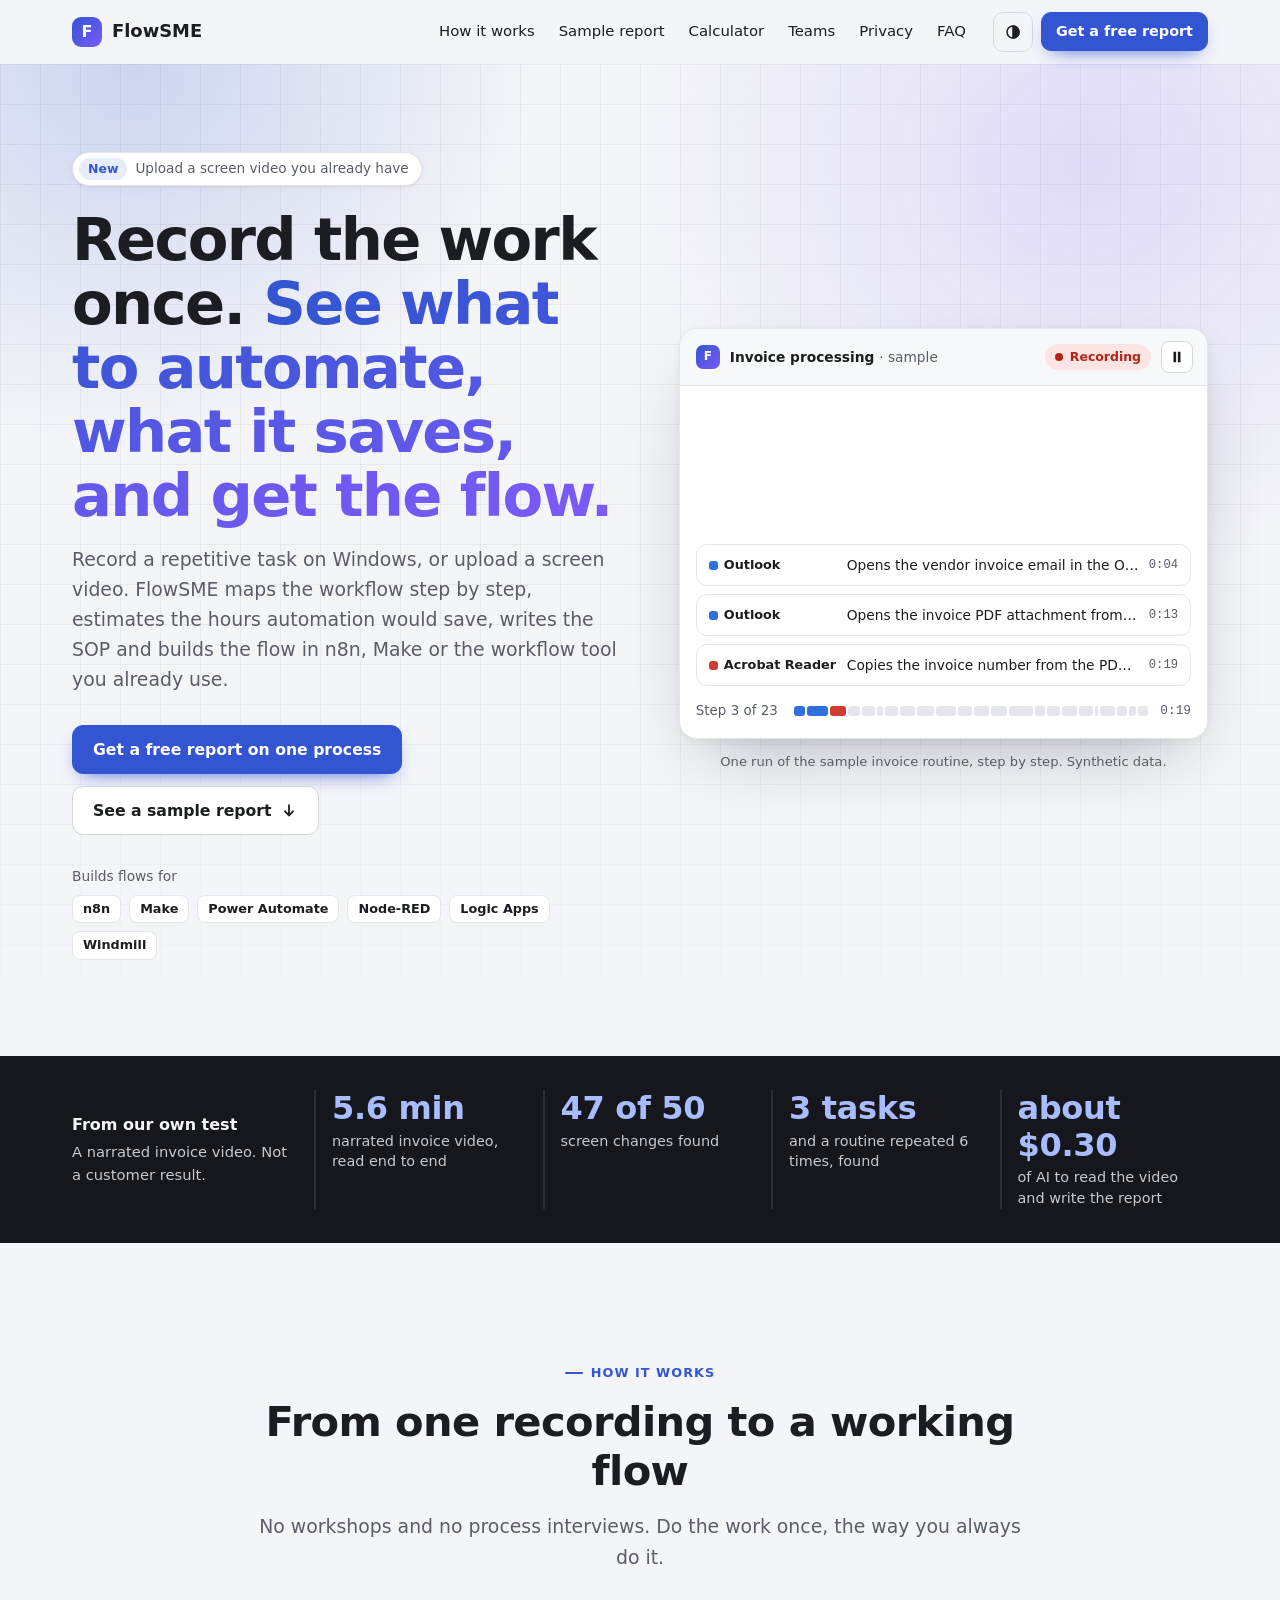
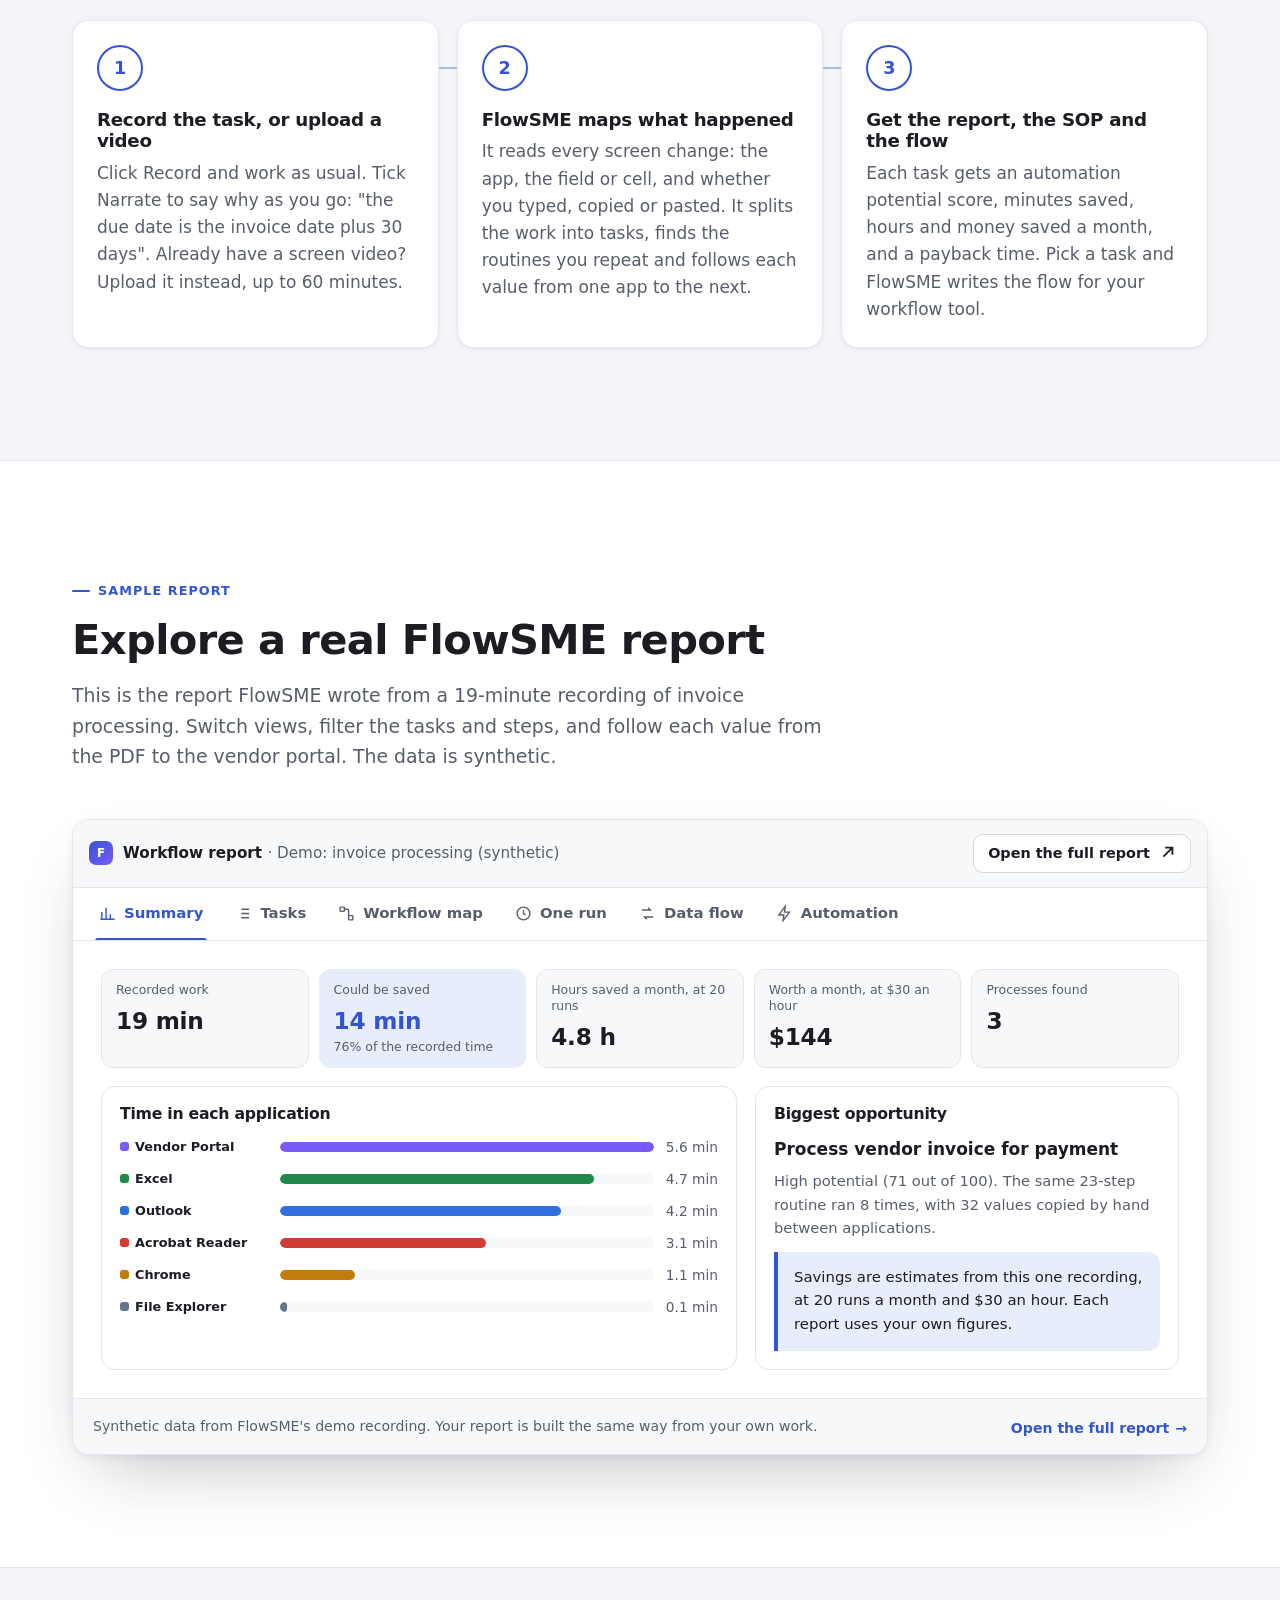
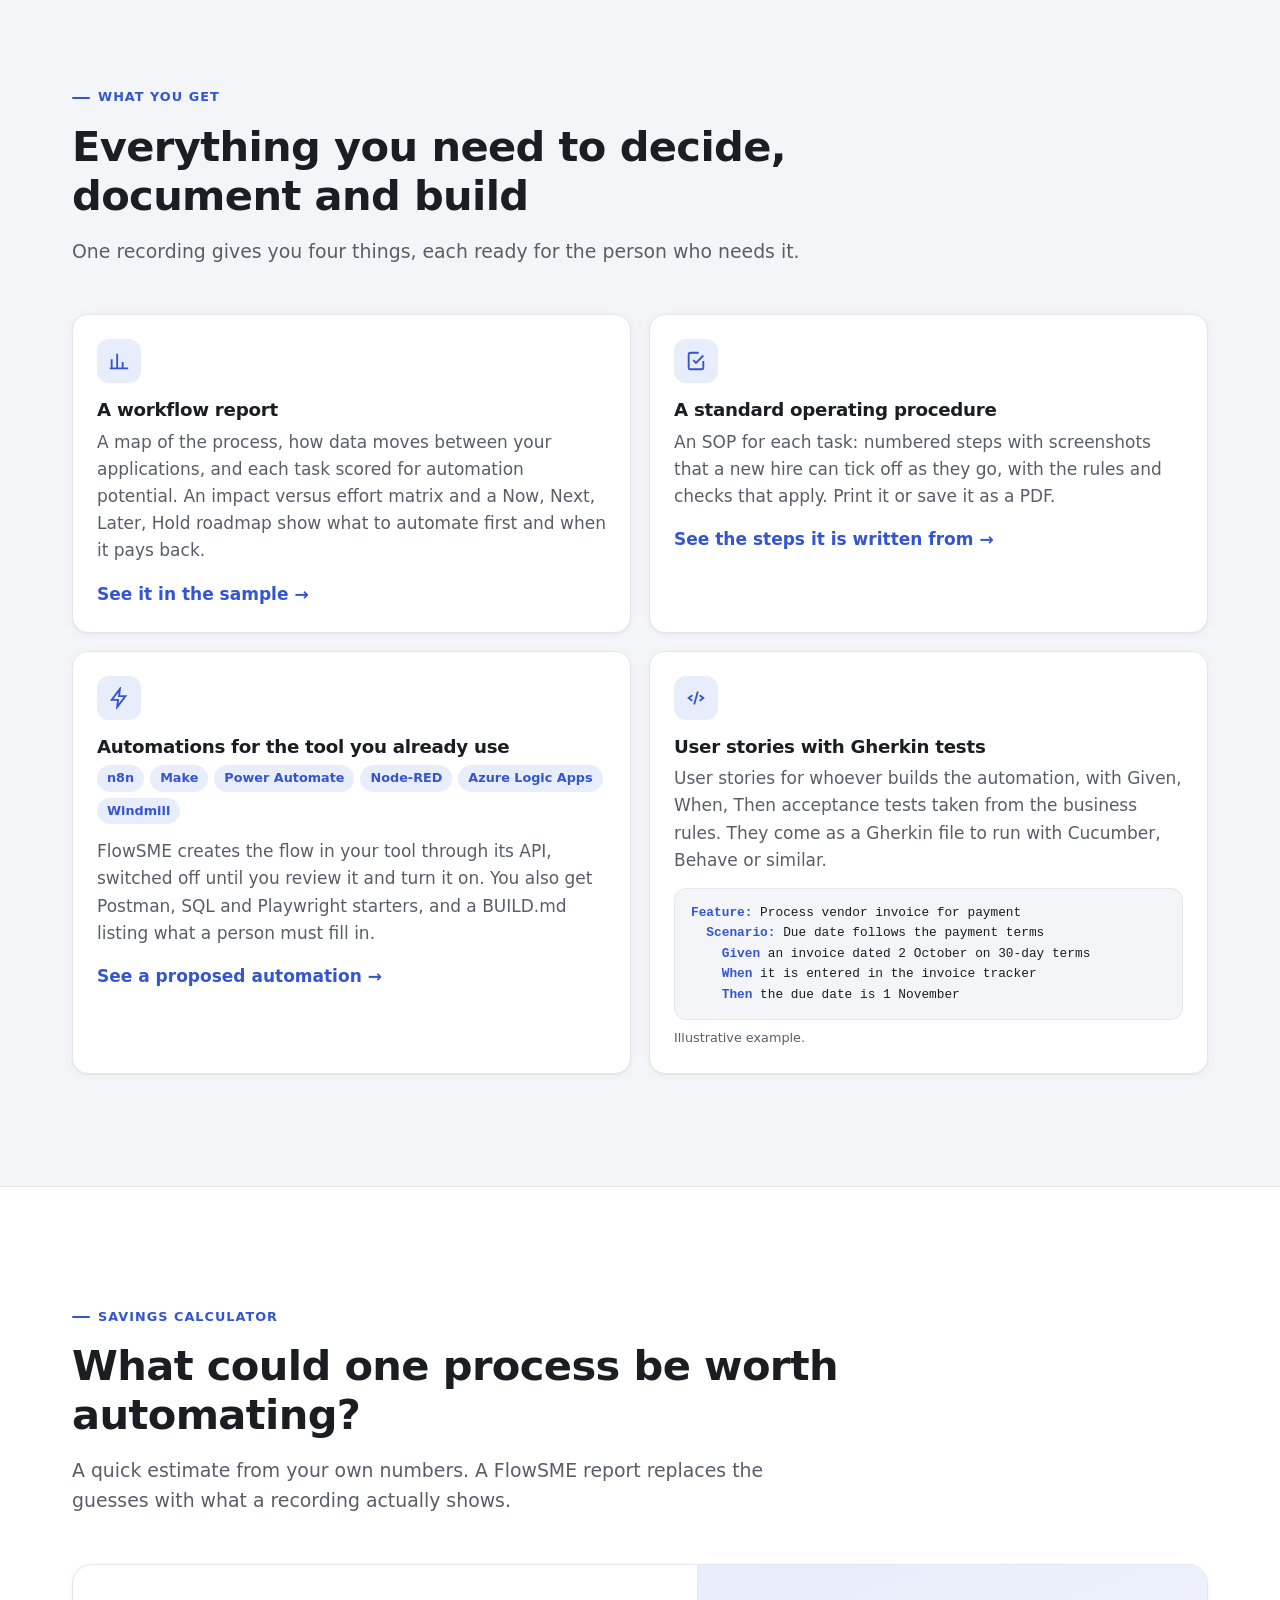
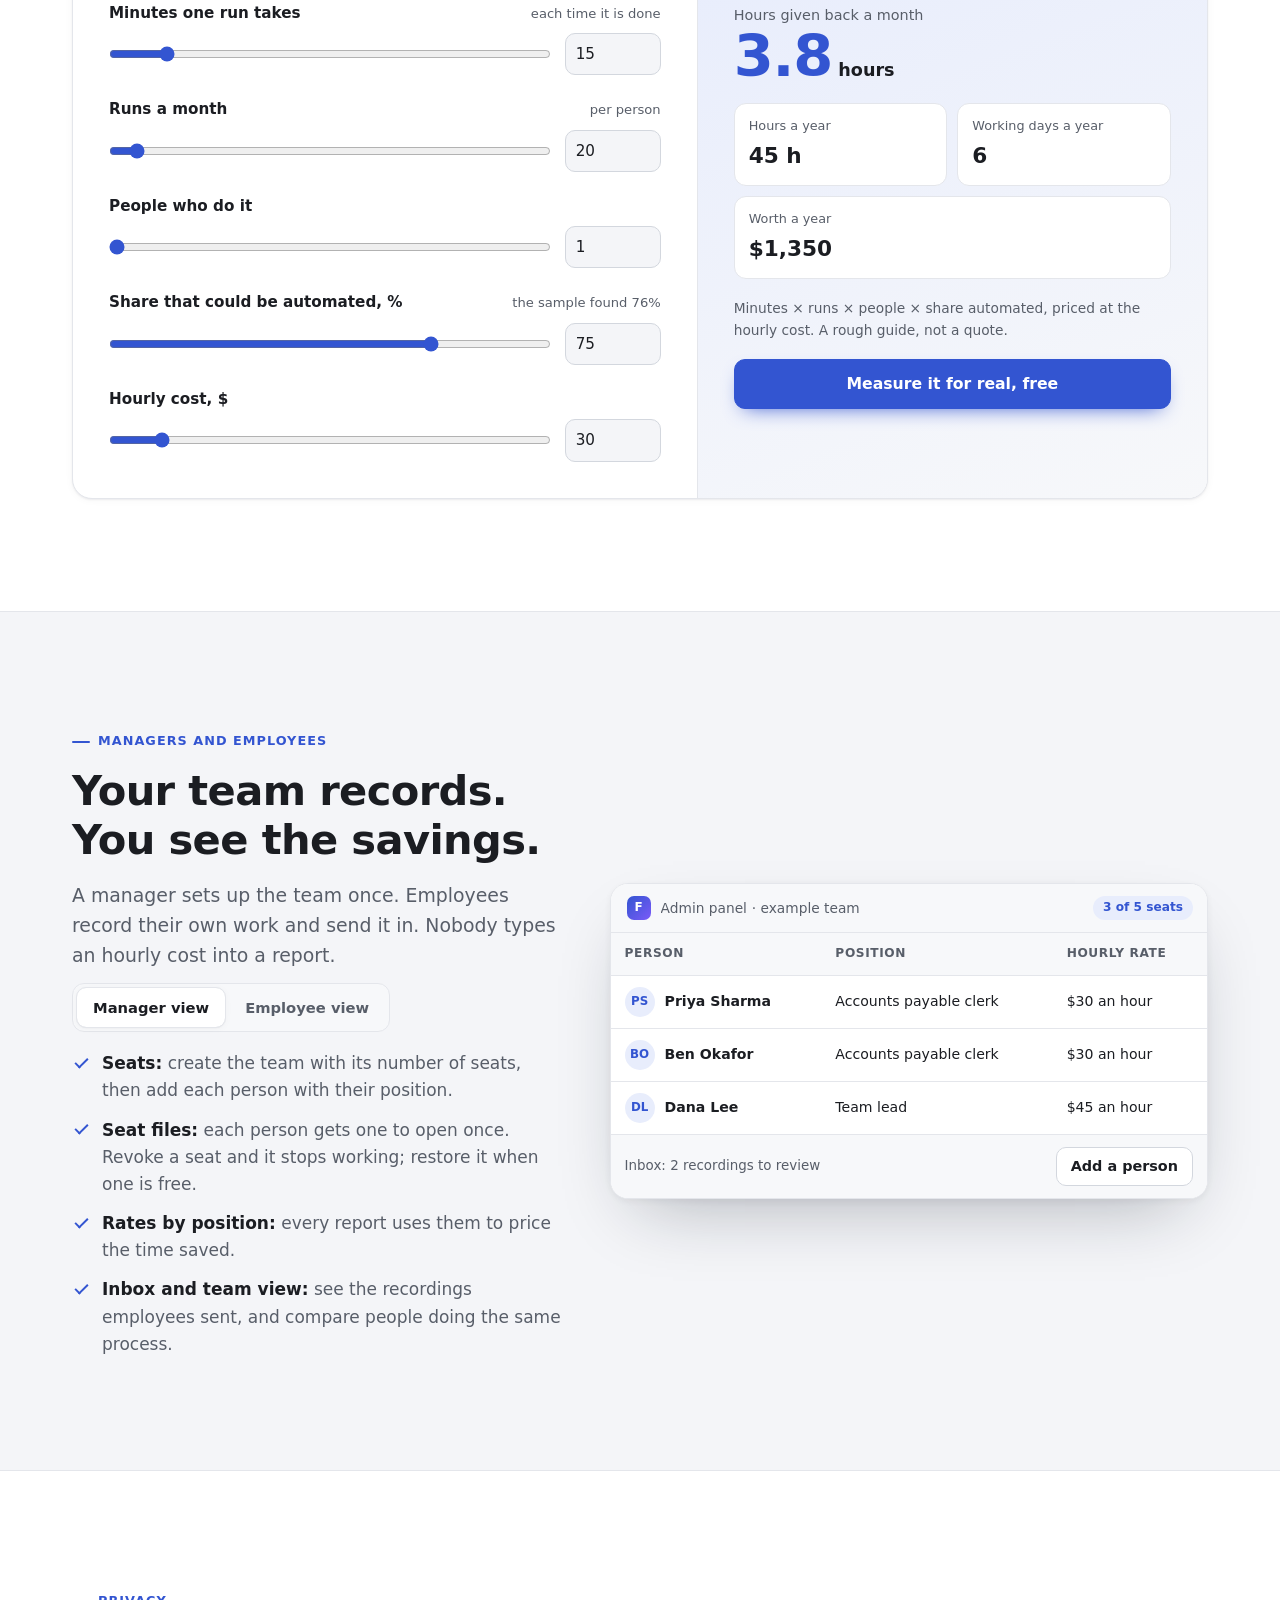
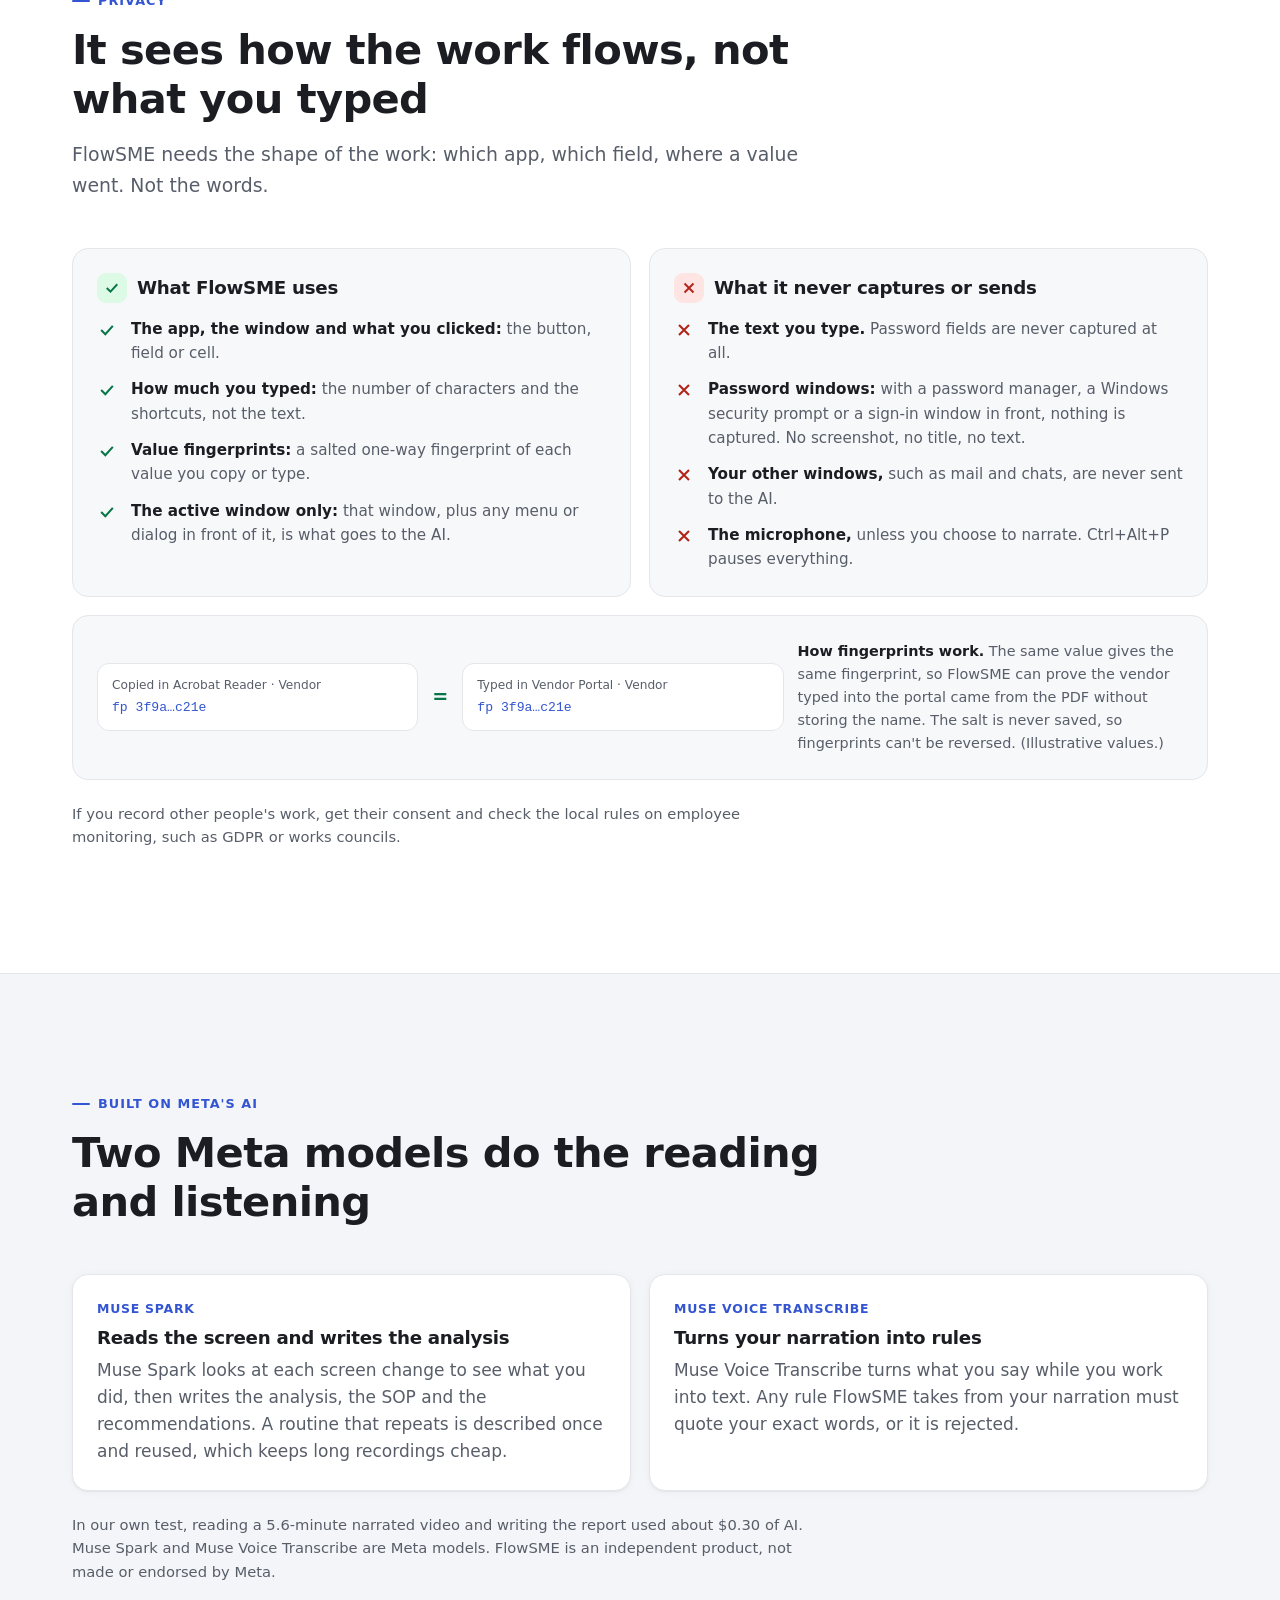
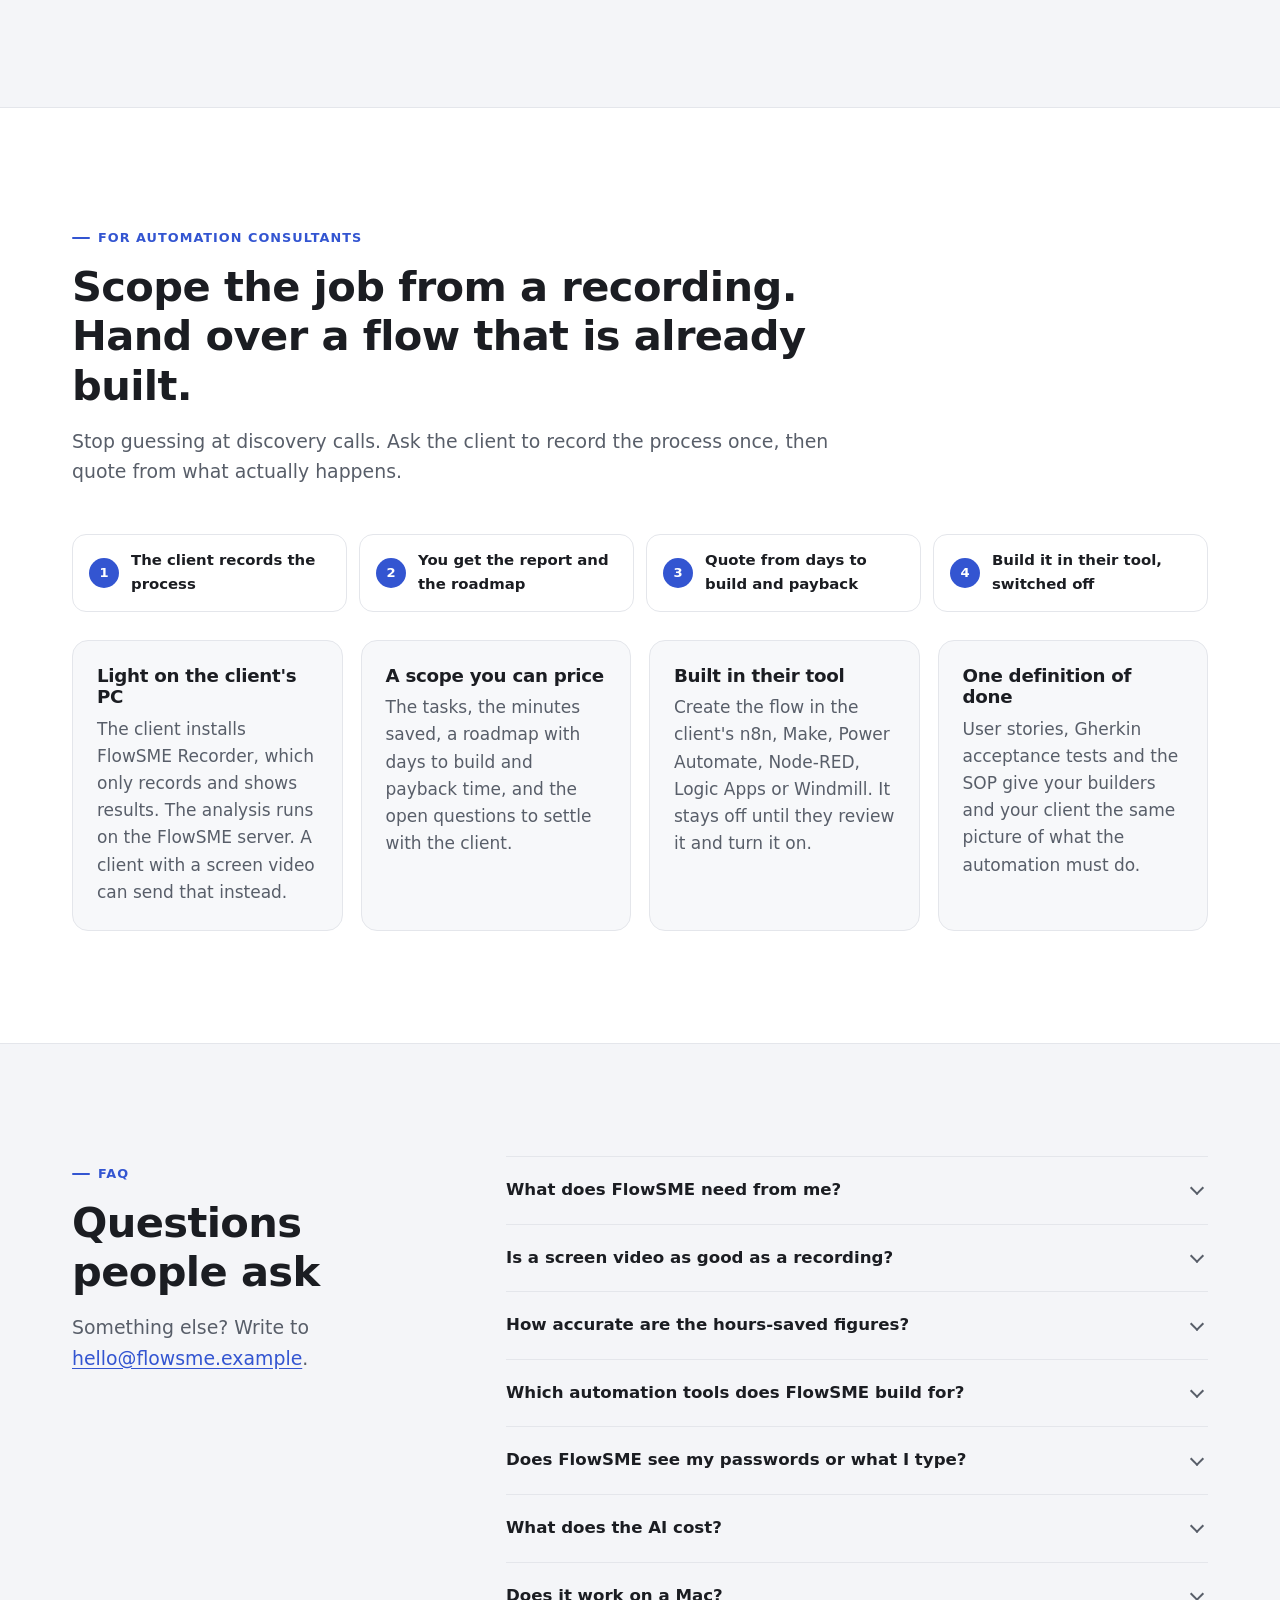
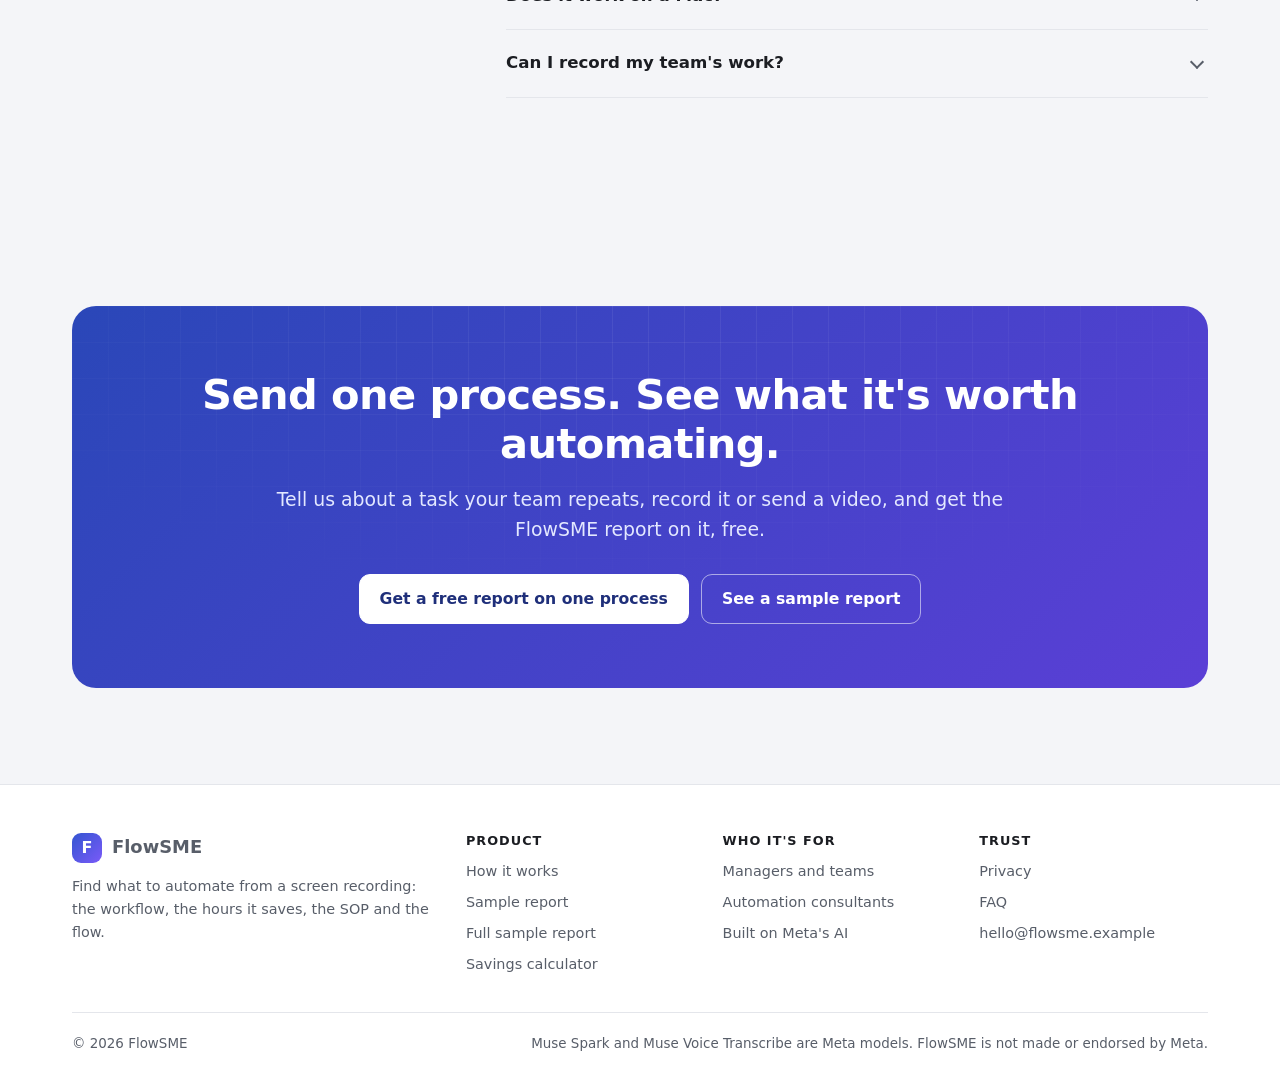
<file: site/index.html>
<!doctype html>
<html lang="en" class="no-js">
<head>
<meta charset="utf-8">
<meta name="viewport" content="width=device-width, initial-scale=1">
<!-- Placeholder domain and address: replace https://flowsme.example and hello@flowsme.example everywhere
     (this file, robots.txt, sitemap.xml) once the domain is chosen. See README.md. -->
<title>FlowSME: Find What to Automate From a Screen Recording</title>
<meta name="description" content="Record a repetitive Windows task or upload a screen video. FlowSME maps the workflow, estimates hours saved, writes the SOP and builds n8n or Make flows.">
<link rel="canonical" href="https://flowsme.example/">
<meta name="robots" content="index, follow">
<meta name="color-scheme" content="light dark">
<meta name="theme-color" content="#f4f5f8" media="(prefers-color-scheme: light)">
<meta name="theme-color" content="#111317" media="(prefers-color-scheme: dark)">
<link rel="icon" href="favicon.svg" type="image/svg+xml">
<link rel="apple-touch-icon" href="apple-touch-icon.png">

<meta property="og:type" content="website">
<meta property="og:site_name" content="FlowSME">
<meta property="og:title" content="FlowSME: Find What to Automate From a Screen Recording">
<meta property="og:description" content="Record a repetitive Windows task or upload a screen video. FlowSME maps the workflow, estimates hours saved, writes the SOP and builds n8n or Make flows.">
<meta property="og:url" content="https://flowsme.example/">
<meta property="og:image" content="https://flowsme.example/og-image.png">
<meta property="og:image:width" content="1200">
<meta property="og:image:height" content="630">
<meta property="og:image:alt" content="FlowSME: record the work once, see what to automate, what it saves, and get the flow.">
<meta property="og:locale" content="en_US">
<meta name="twitter:card" content="summary_large_image">
<meta name="twitter:title" content="FlowSME: Find What to Automate From a Screen Recording">
<meta name="twitter:description" content="Record a repetitive Windows task or upload a screen video. FlowSME maps the workflow, estimates hours saved, writes the SOP and builds n8n or Make flows.">
<meta name="twitter:image" content="https://flowsme.example/og-image.png">
<meta name="twitter:image:alt" content="FlowSME: record the work once, see what to automate, what it saves, and get the flow.">

<script type="application/ld+json">
{
  "@context": "https://schema.org",
  "@graph": [
    {
      "@type": "Organization",
      "@id": "https://flowsme.example/#organization",
      "name": "FlowSME",
      "url": "https://flowsme.example/",
      "logo": "https://flowsme.example/icon-512.png",
      "email": "hello@flowsme.example"
    },
    {
      "@type": "WebSite",
      "@id": "https://flowsme.example/#website",
      "name": "FlowSME",
      "url": "https://flowsme.example/",
      "publisher": { "@id": "https://flowsme.example/#organization" }
    },
    {
      "@type": "SoftwareApplication",
      "@id": "https://flowsme.example/#software",
      "name": "FlowSME",
      "url": "https://flowsme.example/",
      "image": "https://flowsme.example/og-image.png",
      "description": "Record a repetitive Windows task or upload a screen video. FlowSME maps the workflow, estimates hours saved, writes the SOP and builds n8n or Make flows.",
      "applicationCategory": "BusinessApplication",
      "applicationSubCategory": "Process discovery and workflow automation",
      "operatingSystem": "Windows",
      "featureList": [
        "Records a Windows task, or reads an uploaded screen video",
        "Workflow map, tasks, repeated routines and how data moves between applications",
        "Automation potential score, minutes saved per run, hours and money saved a month, payback time",
        "Standard operating procedure with numbered steps and screenshots",
        "Automations for n8n, Make, Power Automate, Node-RED, Azure Logic Apps and Windmill",
        "User stories with Gherkin acceptance tests",
        "Team seats, with hourly rates hidden from employees"
      ],
      "publisher": { "@id": "https://flowsme.example/#organization" }
    },
    {
      "@type": "FAQPage",
      "@id": "https://flowsme.example/#faq",
      "mainEntity": [
        {
          "@type": "Question",
          "name": "What does FlowSME need from me?",
          "acceptedAnswer": { "@type": "Answer", "text": "A Windows PC and one process you do often. Record it with FlowSME Recorder, or send a screen video you already have from Teams, Loom, Snipping Tool, OBS or Xbox Game Bar, up to 60 minutes and 1 GB." }
        },
        {
          "@type": "Question",
          "name": "Is a screen video as good as a recording?",
          "acceptedAnswer": { "@type": "Answer", "text": "Close, but less exact, and the report says so. Step times are approximate, and copying between apps is inferred from what was visible instead of proven by value fingerprints. In our own test, FlowSME found 47 of the 50 screen changes in a 5.6-minute video." }
        },
        {
          "@type": "Question",
          "name": "How accurate are the hours-saved figures?",
          "acceptedAnswer": { "@type": "Answer", "text": "They are estimates from what was recorded, priced at the hourly rate for the person's position and how often the process runs. One recording shows one path through a process, so record it a few times to see the exceptions." }
        },
        {
          "@type": "Question",
          "name": "Which automation tools does FlowSME build for?",
          "acceptedAnswer": { "@type": "Answer", "text": "n8n, Make, Power Automate, Node-RED, Azure Logic Apps and Windmill, plus Postman, SQL and Playwright starters. FlowSME can create the flow in your tool through its API, switched off until you review it and turn it on." }
        },
        {
          "@type": "Question",
          "name": "Does FlowSME see my passwords or what I type?",
          "acceptedAnswer": { "@type": "Answer", "text": "No. Typed text is not stored, only how many characters you typed and which shortcuts you used. Password fields, password managers, Windows security prompts and sign-in windows are never captured." }
        },
        {
          "@type": "Question",
          "name": "What does the AI cost?",
          "acceptedAnswer": { "@type": "Answer", "text": "Very little. In our own test, reading a 5.6-minute narrated video and writing the report used about $0.30 of AI. A routine that repeats is described once and reused, which keeps long recordings cheap." }
        },
        {
          "@type": "Question",
          "name": "Does it work on a Mac?",
          "acceptedAnswer": { "@type": "Answer", "text": "FlowSME Recorder runs on Windows. For work done on another computer, record it with any screen recorder and send the video instead." }
        },
        {
          "@type": "Question",
          "name": "Can I record my team's work?",
          "acceptedAnswer": { "@type": "Answer", "text": "Yes, with their consent. Each employee gets a seat, records their own work and sends it to you. Check the local rules on employee monitoring, such as GDPR or works councils." }
        }
      ]
    }
  ]
}
</script>
<script>
  // Before the page paints: switch on the enhanced styles, and apply a saved light/dark choice.
  document.documentElement.className = "js";
  try { var t = localStorage.getItem("flowsme-theme"); if (t === "light" || t === "dark") document.documentElement.dataset.theme = t; } catch (e) {}
</script>
<link rel="stylesheet" href="assets/site.css?v=2">
<script src="assets/site.js?v=2" defer></script>
</head>
<body>
<a class="skip" href="#main">Skip to content</a>

<header class="site-header">
  <div class="container">
    <a class="brand" href="#top" aria-label="FlowSME, back to top"><span class="logo" aria-hidden="true">F</span>FlowSME</a>
    <nav class="site-nav" id="site-nav" aria-label="Main">
      <a href="#how">How it works</a>
      <a href="#sample">Sample report</a>
      <a href="#calculator">Calculator</a>
      <a href="#teams">Teams</a>
      <a href="#privacy">Privacy</a>
      <a href="#faq">FAQ</a>
      <a class="btn primary nav-cta" href="mailto:hello@flowsme.example?subject=Free%20FlowSME%20report%20on%20one%20process&amp;body=The%20process%3A%0AHow%20often%20it%20runs%3A%0AThe%20apps%20it%20uses%3A%0A">Get a free report on one process</a>
    </nav>
    <div class="header-actions">
      <button class="btn icon-btn ghost" id="theme" type="button" aria-label="Switch between light and dark" title="Light or dark">
        <svg viewBox="0 0 24 24" fill="none" stroke="currentColor" stroke-width="2" aria-hidden="true"><circle cx="12" cy="12" r="8"/><path d="M12 4a8 8 0 0 1 0 16z" fill="currentColor"/></svg>
      </button>
      <a class="btn sm primary cta-header" href="mailto:hello@flowsme.example?subject=Free%20FlowSME%20report%20on%20one%20process&amp;body=The%20process%3A%0AHow%20often%20it%20runs%3A%0AThe%20apps%20it%20uses%3A%0A">Get a free report</a>
      <button class="btn icon-btn menu-btn" id="menu-btn" type="button" aria-expanded="false" aria-controls="site-nav" aria-label="Open menu"><span class="bars" aria-hidden="true"></span></button>
    </div>
  </div>
</header>

<main id="main">

  <!-- ============================================================ hero -->
  <section class="hero" id="top" aria-labelledby="hero-title">
    <div class="container">
      <div>
        <p class="pill"><b>New</b> Upload a screen video you already have</p>
        <h1 id="hero-title">Record the work once. <span class="grad">See what to automate, what it saves, and get the flow.</span></h1>
        <p class="lead">Record a repetitive task on Windows, or upload a screen video. FlowSME maps the workflow step by
          step, estimates the hours automation would save, writes the SOP and builds the flow in n8n, Make or the
          workflow tool you already use.</p>
        <div class="ctas">
          <a class="btn primary" href="mailto:hello@flowsme.example?subject=Free%20FlowSME%20report%20on%20one%20process&amp;body=The%20process%3A%0AHow%20often%20it%20runs%3A%0AThe%20apps%20it%20uses%3A%0A">Get a free report on one process</a>
          <a class="btn" href="#sample">See a sample report
            <svg viewBox="0 0 20 20" fill="none" stroke="currentColor" stroke-width="2" aria-hidden="true"><path d="M10 4v12M5 11l5 5 5-5"/></svg></a>
        </div>
        <div class="works-with">
          <span>Builds flows for</span>
          <ul aria-label="Workflow tools">
            <li>n8n</li><li>Make</li><li>Power Automate</li><li>Node-RED</li><li>Logic Apps</li><li>Windmill</li>
          </ul>
        </div>
      </div>

      <div>
        <div class="window demo" id="demo" data-phase="done">
          <div class="window-bar">
            <span class="logo" aria-hidden="true">F</span>
            <span class="title">Invoice processing <span>· sample</span></span>
            <span class="status">Report ready</span>
            <button class="btn icon-btn pause" type="button" aria-pressed="false" aria-label="Pause the animation">
              <svg viewBox="0 0 16 16" aria-hidden="true"><path d="M4 2h3v12H4zM9 2h3v12H9z" fill="currentColor"/></svg>
            </button>
          </div>
          <div class="demo-body">
            <ol class="feed" aria-label="Steps found in the recording">
              <li><span class="app-chip app-chrome"><i></i>Chrome</span><span class="txt">Selects the invoice file from the file dialog.</span><span class="t">1:46</span></li>
              <li><span class="app-chip app-chrome"><i></i>Chrome</span><span class="txt">Confirms attachment of the invoice file to the payment request.</span><span class="t">1:52</span></li>
              <li><span class="app-chip app-portal"><i></i>Vendor Portal</span><span class="txt">Submits the new payment request in the vendor portal.</span><span class="t">1:56</span></li>
              <li><span class="app-chip app-outlook"><i></i>Outlook</span><span class="txt">Opens the Move menu to relocate the invoice email in Outlook.</span><span class="t">1:59</span></li>
              <li><span class="app-chip app-outlook"><i></i>Outlook</span><span class="txt">Selects the Processed folder to file the invoice email.</span><span class="t">2:06</span></li>
            </ol>
            <div class="demo-foot" aria-hidden="true">
              <span class="count">Step 23 of 23</span>
              <span class="progress"></span>
              <span class="clock">2:06</span>
            </div>
            <div class="result">
              <div class="top"><span>Biggest opportunity</span><span class="badge b-high">High · 71/100</span></div>
              <h3>Process vendor invoice for payment</h3>
              <dl>
                <div><dt>Routine repeated</dt><dd>8 times</dd></div>
                <div><dt>Time it took</dt><dd>16 min</dd></div>
                <div><dt>Could save</dt><dd>13 min</dd></div>
              </dl>
              <a class="more" href="#sample">Explore this report</a>
            </div>
          </div>
        </div>
        <p class="demo-caption">One run of the sample invoice routine, step by step. Synthetic data.</p>
      </div>
    </div>
  </section>

  <!-- ============================================================ proof -->
  <section class="proof" aria-labelledby="proof-title">
    <div class="container">
      <p class="caption" id="proof-title"><b>From our own test</b>A narrated invoice video. Not a customer result.</p>
      <ul>
        <li><b>5.6 min</b><span>narrated invoice video, read end to end</span></li>
        <li><b>47 of 50</b><span>screen changes found</span></li>
        <li><b>3 tasks</b><span>and a routine repeated 6 times, found</span></li>
        <li><b>about $0.30</b><span>of AI to read the video and write the report</span></li>
      </ul>
    </div>
  </section>

  <!-- ============================================================ how it works -->
  <section class="section" id="how" aria-labelledby="how-title">
    <div class="container">
      <div class="section-head center" data-reveal>
        <span class="eyebrow">How it works</span>
        <h2 id="how-title">From one recording to a working flow</h2>
        <p class="lead">No workshops and no process interviews. Do the work once, the way you always do it.</p>
      </div>
      <ol class="grid cols-3 steps">
        <li class="card step" data-reveal>
          <div class="num" aria-hidden="true">1</div>
          <h3>Record the task, or upload a video</h3>
          <p>Click Record and work as usual. Tick Narrate to say why as you go: "the due date is the invoice date plus
            30 days". Already have a screen video? Upload it instead, up to 60 minutes.</p>
        </li>
        <li class="card step" data-reveal data-delay="1">
          <div class="num" aria-hidden="true">2</div>
          <h3>FlowSME maps what happened</h3>
          <p>It reads every screen change: the app, the field or cell, and whether you typed, copied or pasted. It
            splits the work into tasks, finds the routines you repeat and follows each value from one app to the next.</p>
        </li>
        <li class="card step" data-reveal data-delay="2">
          <div class="num" aria-hidden="true">3</div>
          <h3>Get the report, the SOP and the flow</h3>
          <p>Each task gets an automation potential score, minutes saved, hours and money saved a month, and a payback
            time. Pick a task and FlowSME writes the flow for your workflow tool.</p>
        </li>
      </ol>
    </div>
  </section>

  <!-- ============================================================ sample explorer -->
  <section class="section tint" id="sample" aria-labelledby="sample-title">
    <div class="container">
      <div class="section-head" data-reveal>
        <span class="eyebrow">Sample report</span>
        <h2 id="sample-title">Explore a real FlowSME report</h2>
        <p class="lead">This is the report FlowSME wrote from a 19-minute recording of invoice processing. Switch views,
          filter the tasks and steps, and follow each value from the PDF to the vendor portal. The data is synthetic.</p>
      </div>

      <div class="window explorer" data-reveal>
        <div class="window-bar">
          <span class="logo" aria-hidden="true">F</span>
          <span class="title">Workflow report <span>· Demo: invoice processing (synthetic)</span></span>
          <a class="btn sm" href="sample-report.html">Open the full report
            <svg viewBox="0 0 20 20" fill="none" stroke="currentColor" stroke-width="2" aria-hidden="true"><path d="M8 4h8v8M16 4 6 14"/></svg></a>
        </div>

        <div class="tabs" role="tablist" aria-label="Report views">
          <button class="tab" role="tab" id="tab-summary" aria-controls="panel-summary" aria-selected="true" type="button">
            <svg viewBox="0 0 24 24" fill="none" stroke="currentColor" stroke-width="2" aria-hidden="true"><path d="M4 20V10M10 20V4M16 20v-7M22 20H2"/></svg>Summary</button>
          <button class="tab" role="tab" id="tab-tasks" aria-controls="panel-tasks" aria-selected="false" type="button">
            <svg viewBox="0 0 24 24" fill="none" stroke="currentColor" stroke-width="2" aria-hidden="true"><path d="M9 6h11M9 12h11M9 18h11M4 6h.01M4 12h.01M4 18h.01"/></svg>Tasks</button>
          <button class="tab" role="tab" id="tab-map" aria-controls="panel-map" aria-selected="false" type="button">
            <svg viewBox="0 0 24 24" fill="none" stroke="currentColor" stroke-width="2" aria-hidden="true"><rect x="3" y="3" width="6" height="6" rx="1"/><rect x="15" y="15" width="6" height="6" rx="1"/><path d="M9 6h4a2 2 0 0 1 2 2v7"/></svg>Workflow map</button>
          <button class="tab" role="tab" id="tab-run" aria-controls="panel-run" aria-selected="false" type="button">
            <svg viewBox="0 0 24 24" fill="none" stroke="currentColor" stroke-width="2" aria-hidden="true"><circle cx="12" cy="12" r="9"/><path d="M12 7v5l3 2"/></svg>One run</button>
          <button class="tab" role="tab" id="tab-data" aria-controls="panel-data" aria-selected="false" type="button">
            <svg viewBox="0 0 24 24" fill="none" stroke="currentColor" stroke-width="2" aria-hidden="true"><path d="M4 7h12l-3-3M20 17H8l3 3"/></svg>Data flow</button>
          <button class="tab" role="tab" id="tab-auto" aria-controls="panel-auto" aria-selected="false" type="button">
            <svg viewBox="0 0 24 24" fill="none" stroke="currentColor" stroke-width="2" aria-hidden="true"><path d="M13 2 4 14h7l-1 8 9-12h-7z"/></svg>Automation</button>
        </div>

        <!-- Summary -->
        <div class="panel" role="tabpanel" id="panel-summary" aria-labelledby="tab-summary" tabindex="0">
          <div class="kpis">
            <div class="kpi"><small>Recorded work</small><b>19 min</b></div>
            <div class="kpi accent"><small>Could be saved</small><b>14 min</b><small>76% of the recorded time</small></div>
            <div class="kpi"><small>Hours saved a month, at 20 runs</small><b>4.8 h</b></div>
            <div class="kpi"><small>Worth a month, at $30 an hour</small><b>$144</b></div>
            <div class="kpi"><small>Processes found</small><b>3</b></div>
          </div>
          <div class="split">
            <div class="box">
              <h4>Time in each application</h4>
              <ul class="bars animate">
                <li class="app-portal"><span class="app-chip app-portal"><i></i>Vendor Portal</span><span class="track"><span class="fill" style="--w:100%"></span></span><span class="val">5.6 min</span></li>
                <li class="app-excel"><span class="app-chip app-excel"><i></i>Excel</span><span class="track"><span class="fill" style="--w:84%"></span></span><span class="val">4.7 min</span></li>
                <li class="app-outlook"><span class="app-chip app-outlook"><i></i>Outlook</span><span class="track"><span class="fill" style="--w:75%"></span></span><span class="val">4.2 min</span></li>
                <li class="app-acrobat"><span class="app-chip app-acrobat"><i></i>Acrobat Reader</span><span class="track"><span class="fill" style="--w:55%"></span></span><span class="val">3.1 min</span></li>
                <li class="app-chrome"><span class="app-chip app-chrome"><i></i>Chrome</span><span class="track"><span class="fill" style="--w:20%"></span></span><span class="val">1.1 min</span></li>
                <li class="app-explorer"><span class="app-chip app-explorer"><i></i>File Explorer</span><span class="track"><span class="fill" style="--w:2%"></span></span><span class="val">0.1 min</span></li>
              </ul>
            </div>
            <div class="box">
              <h4>Biggest opportunity</h4>
              <p style="margin:0 0 6px"><b>Process vendor invoice for payment</b></p>
              <p class="muted" style="font-size:.92rem">High potential (71 out of 100). The same 23-step routine ran 8 times,
                with 32 values copied by hand between applications.</p>
              <div class="callout"><p>Savings are estimates from this one recording, at 20 runs a month and $30 an
                hour. Each report uses your own figures.</p></div>
            </div>
          </div>
        </div>

        <!-- Tasks -->
        <div class="panel" role="tabpanel" id="panel-tasks" aria-labelledby="tab-tasks" tabindex="0">
          <div class="toolbar">
            <div class="chips" data-filter-for="task-list" role="group" aria-label="Filter by automation potential">
              <button class="chip" type="button" data-filter="all" aria-pressed="true">All <span class="n">3</span></button>
              <button class="chip" type="button" data-filter="high" aria-pressed="false">High <span class="n">1</span></button>
              <button class="chip" type="button" data-filter="medium" aria-pressed="false">Medium <span class="n">0</span></button>
              <button class="chip" type="button" data-filter="low" aria-pressed="false">Low <span class="n">2</span></button>
            </div>
            <label class="select">Sort
              <select data-sort-for="task-list">
                <option value="saving">Biggest saving first</option>
                <option value="score">Highest potential first</option>
                <option value="time">Most time recorded first</option>
                <option value="order" data-dir="asc">Order recorded</option>
              </select>
            </label>
          </div>
          <p class="count" data-count-for="task-list" data-noun="tasks" aria-live="polite">Showing all 3 tasks</p>
          <div class="task-list" id="task-list">
            <article class="task high" data-tags="high" data-saving="13.3" data-score="71" data-time="16.4" data-order="2">
              <div>
                <div class="task-top"><h4><span class="id">2.</span> Process vendor invoice for payment</h4><span class="badge b-high">High</span></div>
                <div class="apps">
                  <span class="app-chip app-outlook"><i></i>Outlook</span><span class="app-chip app-acrobat"><i></i>Acrobat Reader</span>
                  <span class="app-chip app-excel"><i></i>Excel</span><span class="app-chip app-portal"><i></i>Vendor Portal</span>
                </div>
                <div class="meter"><span>Potential</span><span class="track"><span class="fill" style="--w:71%"></span></span><b>71/100</b></div>
                <details>
                  <summary>Why it stands out</summary>
                  <ul>
                    <li>The same 23-step routine ran 8 times</li>
                    <li>32 values copied by hand from one application to another</li>
                    <li>369 characters typed by hand</li>
                    <li>80 switches between applications</li>
                  </ul>
                </details>
              </div>
              <div class="facts">
                <div>Recorded<b>16 min</b></div><div>Runs<b>8</b></div><div>Could save<b>13 min</b></div>
              </div>
            </article>
            <article class="task low" data-tags="low" data-saving="0.5" data-score="24" data-time="1.7" data-order="3">
              <div>
                <div class="task-top"><h4><span class="id">3.</span> Send weekly AP summary email</h4><span class="badge b-low">Low</span></div>
                <div class="apps"><span class="app-chip app-excel"><i></i>Excel</span><span class="app-chip app-outlook"><i></i>Outlook</span></div>
                <div class="meter"><span>Potential</span><span class="track"><span class="fill" style="--w:24%"></span></span><b>24/100</b></div>
                <details>
                  <summary>Why it stands out</summary>
                  <ul><li>1 value copied by hand from one application to another</li><li>242 characters typed by hand</li></ul>
                </details>
              </div>
              <div class="facts">
                <div>Recorded<b>1.7 min</b></div><div>Runs<b>1</b></div><div>Could save<b>30 s</b></div>
              </div>
            </article>
            <article class="task low" data-tags="low" data-saving="0.6" data-score="16" data-time="0.75" data-order="1">
              <div>
                <div class="task-top"><h4><span class="id">1.</span> Prepare accounts payable review workspace</h4><span class="badge b-low">Low</span></div>
                <div class="apps">
                  <span class="app-chip app-outlook"><i></i>Outlook</span><span class="app-chip app-explorer"><i></i>File Explorer</span>
                  <span class="app-chip app-excel"><i></i>Excel</span><span class="app-chip app-chrome"><i></i>Chrome</span>
                </div>
                <div class="meter"><span>Potential</span><span class="track"><span class="fill" style="--w:16%"></span></span><b>16/100</b></div>
              </div>
              <div class="facts">
                <div>Recorded<b>45 s</b></div><div>Runs<b>1</b></div><div>Could save<b>36 s</b></div>
              </div>
            </article>
          </div>
          <p class="empty" data-empty-for="task-list" hidden>No task in this recording has medium potential.</p>
        </div>

        <!-- Workflow map -->
        <div class="panel" role="tabpanel" id="panel-map" aria-labelledby="tab-map" tabindex="0">
          <div class="panel-head">
            <div><h3>Tasks in the order they happened</h3><p>Colour shows automation potential. The double border marks a routine that repeated.</p></div>
          </div>
          <ol class="flow">
            <li class="terminal">Start</li>
            <li class="node low"><b>1. Prepare accounts payable review workspace</b><span>45 s · Outlook, File Explorer, Excel</span><span class="badge b-low" style="align-self:flex-start">Low</span></li>
            <li class="node high"><b>2. Process vendor invoice for payment</b><span>16 min · Outlook, Acrobat Reader, Excel, Vendor Portal</span>
              <span class="loop"><svg width="14" height="14" viewBox="0 0 24 24" fill="none" stroke="currentColor" stroke-width="2.5" aria-hidden="true"><path d="M4 12a8 8 0 0 1 14-5.3L20 9M20 4v5h-5M20 12a8 8 0 0 1-14 5.3L4 15M4 20v-5h5"/></svg>Repeated 8 times</span></li>
            <li class="node low"><b>3. Send weekly AP summary email</b><span>1.7 min · Excel, Outlook</span><span class="badge b-low" style="align-self:flex-start">Low</span></li>
            <li class="terminal">End</li>
          </ol>
          <div class="legend">
            <span>Automation potential:</span><span class="badge b-high">High</span><span class="badge b-med">Medium</span><span class="badge b-low">Low</span>
          </div>
          <div class="box" style="margin-top:22px">
            <h4>Most frequent switches between applications</h4>
            <ul class="switches">
              <li><span>Acrobat Reader <span class="arrow">→</span> Excel</span><b>24 times</b></li>
              <li><span>Excel <span class="arrow">→</span> Acrobat Reader</span><b>16 times</b></li>
              <li><span>Chrome <span class="arrow">→</span> Vendor Portal</span><b>9 times</b></li>
              <li><span>Vendor Portal <span class="arrow">→</span> Outlook</span><b>9 times</b></li>
              <li><span>Outlook <span class="arrow">→</span> Acrobat Reader</span><b>8 times</b></li>
              <li><span>Excel <span class="arrow">→</span> Vendor Portal</span><b>8 times</b></li>
            </ul>
          </div>
        </div>

        <!-- One run -->
        <div class="panel" role="tabpanel" id="panel-run" aria-labelledby="tab-run" tabindex="0">
          <div class="panel-head">
            <div><h3>One run of the invoice routine</h3><p>23 steps in about 2.1 minutes. Point at the timeline to find a step. The SOP is written from these steps.</p></div>
          </div>
          <div class="timeline" id="run-timeline" aria-hidden="true"></div>
          <div class="timeline-scale" aria-hidden="true"><span>0:00</span><span>1:03</span><span>2:06</span></div>
          <div class="toolbar" style="margin-top:16px">
            <div class="chips" data-filter-for="run-steps" role="group" aria-label="Filter steps by application">
              <button class="chip" type="button" data-filter="all" aria-pressed="true">All <span class="n">23</span></button>
              <button class="chip app-outlook" type="button" data-filter="outlook" aria-pressed="false"><i></i>Outlook <span class="n">4</span></button>
              <button class="chip app-acrobat" type="button" data-filter="acrobat" aria-pressed="false"><i></i>Acrobat Reader <span class="n">4</span></button>
              <button class="chip app-excel" type="button" data-filter="excel" aria-pressed="false"><i></i>Excel <span class="n">6</span></button>
              <button class="chip app-portal" type="button" data-filter="portal" aria-pressed="false"><i></i>Vendor Portal <span class="n">7</span></button>
              <button class="chip app-chrome" type="button" data-filter="chrome" aria-pressed="false"><i></i>Chrome <span class="n">2</span></button>
            </div>
            <span class="count" data-count-for="run-steps" data-noun="steps" aria-live="polite">Showing all 23 steps</span>
          </div>
          <ol class="run-steps" id="run-steps">
            <li class="app-outlook" data-tags="outlook" data-step="1" data-app="outlook" data-dur="4.7"><span class="n">1</span><span class="desc">Opens the vendor invoice email in the Outlook inbox.</span><span class="app-chip app-outlook"><i></i>Outlook</span><span class="d">4.7 s</span></li>
            <li class="app-outlook" data-tags="outlook" data-step="2" data-app="outlook" data-dur="8.5"><span class="n">2</span><span class="desc">Opens the invoice PDF attachment from the email.</span><span class="app-chip app-outlook"><i></i>Outlook</span><span class="d">8.5 s</span></li>
            <li class="app-acrobat" data-tags="acrobat" data-step="3" data-app="acrobat" data-dur="6.3"><span class="n">3</span><span class="desc">Copies the invoice number from the PDF for the tracker.</span><span class="app-chip app-acrobat"><i></i>Acrobat Reader</span><span class="d">6.3 s</span></li>
            <li class="app-excel" data-tags="excel" data-step="4" data-app="excel" data-dur="4.9"><span class="n">4</span><span class="desc">Pastes the invoice number into column A of the AP tracker.</span><span class="app-chip app-excel"><i></i>Excel</span><span class="d">4.9 s</span></li>
            <li class="app-acrobat" data-tags="acrobat" data-step="5" data-app="acrobat" data-dur="5.3"><span class="n">5</span><span class="desc">Copies the vendor name from the invoice PDF.</span><span class="app-chip app-acrobat"><i></i>Acrobat Reader</span><span class="d">5.3 s</span></li>
            <li class="app-excel" data-tags="excel" data-step="6" data-app="excel" data-dur="2.5"><span class="n">6</span><span class="desc">Pastes the vendor name into column B of the AP tracker.</span><span class="app-chip app-excel"><i></i>Excel</span><span class="d">2.5 s</span></li>
            <li class="app-acrobat" data-tags="acrobat" data-step="7" data-app="acrobat" data-dur="5.4"><span class="n">7</span><span class="desc">Scrolls the invoice PDF to find the total due.</span><span class="app-chip app-acrobat"><i></i>Acrobat Reader</span><span class="d">5.4 s</span></li>
            <li class="app-acrobat" data-tags="acrobat" data-step="8" data-app="acrobat" data-dur="6.2"><span class="n">8</span><span class="desc">Copies the invoice total from the PDF invoice.</span><span class="app-chip app-acrobat"><i></i>Acrobat Reader</span><span class="d">6.2 s</span></li>
            <li class="app-excel" data-tags="excel" data-step="9" data-app="excel" data-dur="6.7"><span class="n">9</span><span class="desc">Pastes the invoice total into the Amount column of the tracker.</span><span class="app-chip app-excel"><i></i>Excel</span><span class="d">6.7 s</span></li>
            <li class="app-excel" data-tags="excel" data-step="10" data-app="excel" data-dur="8.1"><span class="n">10</span><span class="desc">Enters the due date in column D of the tracker.</span><span class="app-chip app-excel"><i></i>Excel</span><span class="d">8.1 s</span></li>
            <li class="app-excel" data-tags="excel" data-step="11" data-app="excel" data-dur="5.9"><span class="n">11</span><span class="desc">Enters the GL code in column E of the tracker.</span><span class="app-chip app-excel"><i></i>Excel</span><span class="d">5.9 s</span></li>
            <li class="app-excel" data-tags="excel" data-step="12" data-app="excel" data-dur="6.0"><span class="n">12</span><span class="desc">Copies the invoice amount from the AP tracker spreadsheet.</span><span class="app-chip app-excel"><i></i>Excel</span><span class="d">6.0 s</span></li>
            <li class="app-portal" data-tags="portal" data-step="13" data-app="portal" data-dur="6.5"><span class="n">13</span><span class="desc">Opens a new payment request in the vendor portal.</span><span class="app-chip app-portal"><i></i>Vendor Portal</span><span class="d">6.5 s</span></li>
            <li class="app-portal" data-tags="portal" data-step="14" data-app="portal" data-dur="9.8"><span class="n">14</span><span class="desc">Enters the vendor name in the new payment request.</span><span class="app-chip app-portal"><i></i>Vendor Portal</span><span class="d">9.8 s</span></li>
            <li class="app-portal" data-tags="portal" data-step="15" data-app="portal" data-dur="4.2"><span class="n">15</span><span class="desc">Pastes the invoice amount into the new payment request.</span><span class="app-chip app-portal"><i></i>Vendor Portal</span><span class="d">4.2 s</span></li>
            <li class="app-portal" data-tags="portal" data-step="16" data-app="portal" data-dur="5.2"><span class="n">16</span><span class="desc">Enters the invoice number into the payment request form.</span><span class="app-chip app-portal"><i></i>Vendor Portal</span><span class="d">5.2 s</span></li>
            <li class="app-portal" data-tags="portal" data-step="17" data-app="portal" data-dur="6.2"><span class="n">17</span><span class="desc">Enters the due date into the payment request form.</span><span class="app-chip app-portal"><i></i>Vendor Portal</span><span class="d">6.2 s</span></li>
            <li class="app-portal" data-tags="portal" data-step="18" data-app="portal" data-dur="5.4"><span class="n">18</span><span class="desc">Clicks attach file to add supporting documentation.</span><span class="app-chip app-portal"><i></i>Vendor Portal</span><span class="d">5.4 s</span></li>
            <li class="app-chrome" data-tags="chrome" data-step="19" data-app="chrome" data-dur="1.3"><span class="n">19</span><span class="desc">Selects the invoice file from the file dialog.</span><span class="app-chip app-chrome"><i></i>Chrome</span><span class="d">1.3 s</span></li>
            <li class="app-chrome" data-tags="chrome" data-step="20" data-app="chrome" data-dur="6.3"><span class="n">20</span><span class="desc">Confirms attachment of the invoice file to the payment request.</span><span class="app-chip app-chrome"><i></i>Chrome</span><span class="d">6.3 s</span></li>
            <li class="app-portal" data-tags="portal" data-step="21" data-app="portal" data-dur="4.1"><span class="n">21</span><span class="desc">Submits the new payment request in the vendor portal.</span><span class="app-chip app-portal"><i></i>Vendor Portal</span><span class="d">4.1 s</span></li>
            <li class="app-outlook" data-tags="outlook" data-step="22" data-app="outlook" data-dur="2.8"><span class="n">22</span><span class="desc">Opens the Move menu to relocate the invoice email in Outlook.</span><span class="app-chip app-outlook"><i></i>Outlook</span><span class="d">2.8 s</span></li>
            <li class="app-outlook" data-tags="outlook" data-step="23" data-app="outlook" data-dur="4.1"><span class="n">23</span><span class="desc">Selects the Processed folder to file the invoice email.</span><span class="app-chip app-outlook"><i></i>Outlook</span><span class="d">4.1 s</span></li>
          </ol>
        </div>

        <!-- Data flow -->
        <div class="panel" role="tabpanel" id="panel-data" aria-labelledby="tab-data" tabindex="0">
          <div class="panel-head">
            <div><h3>Every value, where from and where to</h3><p>Each was seen in all 8 runs. Fingerprints prove a typed value matches its source without storing it.</p></div>
          </div>
          <div class="toolbar">
            <div class="chips" data-filter-for="df-list" role="group" aria-label="Filter values by how they moved">
              <button class="chip" type="button" data-filter="all" aria-pressed="true">All <span class="n">9</span></button>
              <button class="chip" type="button" data-filter="copy" aria-pressed="false">Copy-paste <span class="n">4</span></button>
              <button class="chip" type="button" data-filter="typed" aria-pressed="false">Typed by hand <span class="n">5</span></button>
              <button class="chip" type="button" data-filter="fp" aria-pressed="false">Proven by fingerprint <span class="n">3</span></button>
              <button class="chip" type="button" data-filter="question" aria-pressed="false">Open question <span class="n">2</span></button>
            </div>
            <span class="count" data-count-for="df-list" data-noun="values" aria-live="polite">Showing all 9 values</span>
          </div>
          <ul class="df" id="df-list">
            <li data-tags="copy"><span class="s">Step 4</span><span class="from">Invoice number<small>Acrobat Reader · INV-#.pdf</small></span><span class="arrow" aria-hidden="true">→</span><span class="to">Column A<small>Excel · AP Tracker.xlsx</small></span><span class="how"><span class="badge b-accent">Copy-paste</span></span></li>
            <li data-tags="copy"><span class="s">Step 6</span><span class="from">Vendor<small>Acrobat Reader · INV-#.pdf</small></span><span class="arrow" aria-hidden="true">→</span><span class="to">Column B<small>Excel · AP Tracker.xlsx</small></span><span class="how"><span class="badge b-accent">Copy-paste</span></span></li>
            <li data-tags="copy"><span class="s">Step 9</span><span class="from">Total due<small>Acrobat Reader · INV-#.pdf</small></span><span class="arrow" aria-hidden="true">→</span><span class="to">Column C<small>Excel · AP Tracker.xlsx</small></span><span class="how"><span class="badge b-accent">Copy-paste</span></span></li>
            <li data-tags="typed question"><span class="s">Step 10</span><span class="from">Typed by hand<small>10 characters</small></span><span class="arrow" aria-hidden="true">→</span><span class="to">Column D, due date<small>Excel · AP Tracker.xlsx</small></span><span class="how"><span class="badge b-neutral">Typed</span><span class="badge b-med">Open question</span></span></li>
            <li data-tags="typed question"><span class="s">Step 11</span><span class="from">Typed by hand<small>4 characters</small></span><span class="arrow" aria-hidden="true">→</span><span class="to">Column E, GL code<small>Excel · AP Tracker.xlsx</small></span><span class="how"><span class="badge b-neutral">Typed</span><span class="badge b-med">Open question</span></span></li>
            <li data-tags="typed fp"><span class="s">Step 14</span><span class="from">Vendor, typed<small>same value as the PDF's Vendor</small></span><span class="arrow" aria-hidden="true">→</span><span class="to">Vendor<small>Vendor Portal · New Payment Request</small></span><span class="how"><span class="badge b-neutral">Typed</span><span class="badge b-low">Fingerprint match</span></span></li>
            <li data-tags="copy"><span class="s">Step 15</span><span class="from">Column C<small>Excel, originally the PDF's Total due</small></span><span class="arrow" aria-hidden="true">→</span><span class="to">Amount<small>Vendor Portal · New Payment Request</small></span><span class="how"><span class="badge b-accent">Copy-paste</span></span></li>
            <li data-tags="typed fp"><span class="s">Step 16</span><span class="from">Invoice number, typed<small>same value as the PDF's Invoice number</small></span><span class="arrow" aria-hidden="true">→</span><span class="to">Invoice number<small>Vendor Portal · New Payment Request</small></span><span class="how"><span class="badge b-neutral">Typed</span><span class="badge b-low">Fingerprint match</span></span></li>
            <li data-tags="typed fp"><span class="s">Step 17</span><span class="from">Due date, typed<small>same value as Excel column D</small></span><span class="arrow" aria-hidden="true">→</span><span class="to">Due date<small>Vendor Portal · New Payment Request</small></span><span class="how"><span class="badge b-neutral">Typed</span><span class="badge b-low">Fingerprint match</span></span></li>
          </ul>
          <div class="callout" style="margin-top:16px"><p><b>Decide before automating:</b> columns D and E were typed by hand
            every time. Is each one a fixed rule, a lookup, or a person's judgement?</p></div>
        </div>

        <!-- Automation -->
        <div class="panel" role="tabpanel" id="panel-auto" aria-labelledby="tab-auto" tabindex="0">
          <div class="panel-head">
            <div><h3>Proposed automation for the invoice routine</h3><p>Built from the data flow, with how each system can connect and how sure that is.</p></div>
          </div>
          <div class="toolbar">
            <div class="chips" data-filter-for="seq-list" role="group" aria-label="Filter the automation steps">
              <button class="chip" type="button" data-filter="all" aria-pressed="true">All <span class="n">9</span></button>
              <button class="chip" type="button" data-filter="auto" aria-pressed="false">Automated <span class="n">5</span></button>
              <button class="chip" type="button" data-filter="person" aria-pressed="false">Needs a decision or a person <span class="n">4</span></button>
            </div>
            <span class="count" data-count-for="seq-list" data-noun="steps" aria-live="polite">Showing all 9 steps</span>
          </div>
          <ol class="seq" id="seq-list">
            <li data-tags="auto"><span class="dot">1</span><div class="body"><div class="head"><span class="kind">Trigger</span><span class="sys">Outlook</span><span class="badge b-low">Documented</span></div>
              <p>When a new email arrives, download its attachment, checked every 15 minutes.</p><p class="how">How: Microsoft Graph mail API, or the n8n Microsoft Outlook node.</p></div></li>
            <li data-tags="auto"><span class="dot">2</span><div class="body"><div class="head"><span class="kind">Extract</span><span class="sys">Acrobat Reader</span><span class="badge b-low">Documented</span></div>
              <p>Read the invoice number, vendor and total due from the PDF.</p><p class="how">How: n8n Extract From File with field parsing, and Azure Document Intelligence for scans.</p></div></li>
            <li data-tags="auto"><span class="dot">3</span><div class="body"><div class="head"><span class="kind">Write</span><span class="sys">Excel</span><span class="badge b-low">Documented</span></div>
              <p>Write columns A to C of AP Tracker.xlsx. Columns D and E wait for the open questions.</p><p class="how">How: Microsoft Graph Excel API, or a SQL table.</p></div></li>
            <li data-tags="auto"><span class="dot">4</span><div class="body"><div class="head"><span class="kind">Write</span><span class="sys">Vendor Portal</span><span class="badge b-med">No API found</span></div>
              <p>Fill in the new payment request (vendor, amount, invoice number, due date), attach the PDF and submit.</p><p class="how">How: ask the vendor for an API or bulk upload. Until then, browser automation with Playwright.</p></div></li>
            <li data-tags="auto"><span class="dot">5</span><div class="body"><div class="head"><span class="kind">Finish</span><span class="sys">Outlook</span><span class="badge b-low">Documented</span></div>
              <p>Move the email to the Processed folder.</p><p class="how">How: Microsoft Graph mail API.</p></div></li>
            <li class="person" data-tags="person"><span class="dot">6</span><div class="body"><div class="head"><span class="kind">Decide</span><span class="badge b-neutral">Open</span></div>
              <p>Where does column D, the due date, come from?</p></div></li>
            <li class="person" data-tags="person"><span class="dot">7</span><div class="body"><div class="head"><span class="kind">Decide</span><span class="badge b-neutral">Open</span></div>
              <p>Where does column E, the GL code, come from?</p></div></li>
            <li class="person" data-tags="person"><span class="dot">8</span><div class="body"><div class="head"><span class="kind">Human check</span><span class="badge b-neutral">Open</span></div>
              <p>Determine the correct due date to record for the invoice. Keep a person here, or define the rule.</p></div></li>
            <li class="person" data-tags="person"><span class="dot">9</span><div class="body"><div class="head"><span class="kind">Human check</span><span class="badge b-neutral">Open</span></div>
              <p>Determine the appropriate GL code to assign to the invoice. Keep a person here, or define the rule.</p></div></li>
          </ol>
          <div class="targets"><span>Build it for</span><span class="tool">n8n</span><span class="tool">Make</span><span class="tool">Power Automate</span><span class="tool">Node-RED</span><span class="tool">Azure Logic Apps</span><span class="tool">Windmill</span></div>
        </div>

        <div class="explorer-foot">
          <span>Synthetic data from FlowSME's demo recording. Your report is built the same way from your own work.</span>
          <a class="more" href="sample-report.html">Open the full report</a>
        </div>
      </div>
    </div>
  </section>

  <!-- ============================================================ what you get -->
  <section class="section" id="get" aria-labelledby="get-title">
    <div class="container">
      <div class="section-head" data-reveal>
        <span class="eyebrow">What you get</span>
        <h2 id="get-title">Everything you need to decide, document and build</h2>
        <p class="lead">One recording gives you four things, each ready for the person who needs it.</p>
      </div>
      <div class="grid cols-2">
        <article class="card" data-reveal>
          <div class="icon-tile"><svg viewBox="0 0 24 24" fill="none" stroke="currentColor" stroke-width="2" aria-hidden="true"><path d="M4 20V10M10 20V4M16 20v-7M22 20H2"/></svg></div>
          <h3>A workflow report</h3>
          <p>A map of the process, how data moves between your applications, and each task scored for automation potential.
            An impact versus effort matrix and a Now, Next, Later, Hold roadmap show what to automate first and when it pays back.</p>
          <a class="more" href="#sample" data-open-tab="tab-summary">See it in the sample</a>
        </article>
        <article class="card" data-reveal data-delay="1">
          <div class="icon-tile"><svg viewBox="0 0 24 24" fill="none" stroke="currentColor" stroke-width="2" aria-hidden="true"><path d="M9 11l3 3 8-8"/><path d="M20 12v7a2 2 0 0 1-2 2H6a2 2 0 0 1-2-2V5a2 2 0 0 1 2-2h9"/></svg></div>
          <h3>A standard operating procedure</h3>
          <p>An SOP for each task: numbered steps with screenshots that a new hire can tick off as they go, with the rules
            and checks that apply. Print it or save it as a PDF.</p>
          <a class="more" href="#sample" data-open-tab="tab-run">See the steps it is written from</a>
        </article>
        <article class="card" data-reveal>
          <div class="icon-tile"><svg viewBox="0 0 24 24" fill="none" stroke="currentColor" stroke-width="2" aria-hidden="true"><path d="M13 2 4 14h7l-1 8 9-12h-7z"/></svg></div>
          <h3>Automations for the tool you already use</h3>
          <ul class="chips-static" aria-label="Supported workflow tools">
            <li>n8n</li><li>Make</li><li>Power Automate</li><li>Node-RED</li><li>Azure Logic Apps</li><li>Windmill</li>
          </ul>
          <p>FlowSME creates the flow in your tool through its API, switched off until you review it and turn it on. You
            also get Postman, SQL and Playwright starters, and a BUILD.md listing what a person must fill in.</p>
          <a class="more" href="#sample" data-open-tab="tab-auto">See a proposed automation</a>
        </article>
        <article class="card" data-reveal data-delay="1">
          <div class="icon-tile"><svg viewBox="0 0 24 24" fill="none" stroke="currentColor" stroke-width="2" aria-hidden="true"><path d="M8 9l-4 3 4 3M16 9l4 3-4 3M14 5l-4 14"/></svg></div>
          <h3>User stories with Gherkin tests</h3>
          <p>User stories for whoever builds the automation, with Given, When, Then acceptance tests taken from the business
            rules. They come as a Gherkin file to run with Cucumber, Behave or similar.</p>
<pre class="gherkin" aria-label="Example acceptance test"><span class="k">Feature:</span> Process vendor invoice for payment
  <span class="k">Scenario:</span> Due date follows the payment terms
    <span class="k">Given</span> an invoice dated 2 October on 30-day terms
    <span class="k">When</span> it is entered in the invoice tracker
    <span class="k">Then</span> the due date is 1 November</pre>
          <p class="note">Illustrative example.</p>
        </article>
      </div>
    </div>
  </section>

  <!-- ============================================================ calculator -->
  <section class="section tint" id="calculator" aria-labelledby="calc-title">
    <div class="container">
      <div class="section-head" data-reveal>
        <span class="eyebrow">Savings calculator</span>
        <h2 id="calc-title">What could one process be worth automating?</h2>
        <p class="lead">A quick estimate from your own numbers. A FlowSME report replaces the guesses with what a recording
          actually shows.</p>
      </div>
      <form class="calc" id="calc" data-reveal onsubmit="return false">
        <div class="calc-inputs">
          <div class="field">
            <label for="c-minutes">Minutes one run takes <small>each time it is done</small></label>
            <div class="row"><input type="range" id="c-minutes-r" min="1" max="120" step="1" value="15" data-calc="minutes" aria-label="Minutes one run takes">
              <input type="number" id="c-minutes" min="1" max="120" step="1" value="15" data-calc="minutes" inputmode="numeric"></div>
          </div>
          <div class="field">
            <label for="c-runs">Runs a month <small>per person</small></label>
            <div class="row"><input type="range" id="c-runs-r" min="1" max="400" step="1" value="20" data-calc="runs" aria-label="Runs a month">
              <input type="number" id="c-runs" min="1" max="400" step="1" value="20" data-calc="runs" inputmode="numeric"></div>
          </div>
          <div class="field">
            <label for="c-people">People who do it</label>
            <div class="row"><input type="range" id="c-people-r" min="1" max="50" step="1" value="1" data-calc="people" aria-label="People who do it">
              <input type="number" id="c-people" min="1" max="50" step="1" value="1" data-calc="people" inputmode="numeric"></div>
          </div>
          <div class="field">
            <label for="c-share">Share that could be automated, % <small>the sample found 76%</small></label>
            <div class="row"><input type="range" id="c-share-r" min="5" max="100" step="5" value="75" data-calc="share" aria-label="Share that could be automated, percent">
              <input type="number" id="c-share" min="5" max="100" step="5" value="75" data-calc="share" inputmode="numeric"></div>
          </div>
          <div class="field">
            <label for="c-rate">Hourly cost, $</label>
            <div class="row"><input type="range" id="c-rate-r" min="10" max="200" step="5" value="30" data-calc="rate" aria-label="Hourly cost in dollars">
              <input type="number" id="c-rate" min="10" max="200" step="5" value="30" data-calc="rate" inputmode="numeric"></div>
          </div>
        </div>
        <div class="calc-out" aria-live="polite">
          <div>
            <span class="muted" style="font-size:.9rem">Hours given back a month</span>
            <div class="big"><span data-out="hoursMonth">3.8</span><small>hours</small></div>
          </div>
          <dl>
            <div><dt>Hours a year</dt><dd data-out="hoursYear">45 h</dd></div>
            <div><dt>Working days a year</dt><dd data-out="days">6</dd></div>
            <div style="grid-column:1 / -1"><dt>Worth a year</dt><dd data-out="moneyYear">$1,350</dd></div>
          </dl>
          <p>Minutes × runs × people × share automated, priced at the hourly cost. A rough guide, not a quote.</p>
          <a class="btn primary" href="mailto:hello@flowsme.example?subject=Free%20FlowSME%20report%20on%20one%20process&amp;body=The%20process%3A%0AHow%20often%20it%20runs%3A%0AThe%20apps%20it%20uses%3A%0A">Measure it for real, free</a>
        </div>
      </form>
    </div>
  </section>

  <!-- ============================================================ teams -->
  <section class="section" id="teams" aria-labelledby="teams-title">
    <div class="container">
      <div class="teams-layout team-demo" id="team-demo" data-view="manager">
        <div data-reveal>
          <span class="eyebrow">Managers and employees</span>
          <h2 id="teams-title">Your team records. You see the savings.</h2>
          <p class="lead">A manager sets up the team once. Employees record their own work and send it in. Nobody types an
            hourly cost into a report.</p>
          <div class="segmented" role="group" aria-label="Show the app as">
            <button type="button" data-view-btn="manager" aria-pressed="true">Manager view</button>
            <button type="button" data-view-btn="employee" aria-pressed="false">Employee view</button>
          </div>
          <ul class="ticks" data-for="manager" aria-label="What a manager does">
            <li><b>Seats:</b> create the team with its number of seats, then add each person with their position.</li>
            <li><b>Seat files:</b> each person gets one to open once. Revoke a seat and it stops working; restore it when one is free.</li>
            <li><b>Rates by position:</b> every report uses them to price the time saved.</li>
            <li><b>Inbox and team view:</b> see the recordings employees sent, and compare people doing the same process.</li>
          </ul>
          <ul class="ticks" data-for="employee" aria-label="What an employee does">
            <li><b>One seat file:</b> open it once, and the app shows your name, position and team.</li>
            <li><b>Your own recordings:</b> record your work, pause for anything private, and send it to your manager.</li>
            <li><b>No rates:</b> hourly rates are never shown to you. They stay on your manager's computer, and the shared team folder holds no names or rates.</li>
          </ul>
        </div>

        <div class="window" data-reveal data-delay="1">
          <div class="window-bar">
            <span class="logo" aria-hidden="true">F</span>
            <span class="title"><span data-for="manager">Admin panel</span><span data-for="employee" class="mock-only">FlowSME Recorder</span> <span>· example team</span></span>
            <span class="badge b-accent" data-for="manager">3 of 5 seats</span>
          </div>
          <div class="table-scroll">
            <table class="people">
              <thead><tr><th scope="col">Person</th><th scope="col" class="pos">Position</th><th scope="col">Hourly rate</th></tr></thead>
              <tbody>
                <tr><td><span class="who"><span class="avatar" aria-hidden="true">PS</span>Priya Sharma</span></td><td class="pos">Accounts payable clerk</td>
                  <td><span class="rate-shown">$30 an hour</span><span class="rate-hidden badge b-neutral">Hidden</span></td></tr>
                <tr class="other"><td><span class="who"><span class="avatar" aria-hidden="true">BO</span>Ben Okafor</span></td><td class="pos">Accounts payable clerk</td>
                  <td><span class="rate-shown">$30 an hour</span><span class="rate-hidden badge b-neutral">Hidden</span></td></tr>
                <tr class="other"><td><span class="who"><span class="avatar" aria-hidden="true">DL</span>Dana Lee</span></td><td class="pos">Team lead</td>
                  <td><span class="rate-shown">$45 an hour</span><span class="rate-hidden badge b-neutral">Hidden</span></td></tr>
              </tbody>
            </table>
          </div>
          <div class="mock-foot">
            <span data-for="manager">Inbox: 2 recordings to review</span>
            <span data-for="employee" class="mock-only">Signed in as Priya Sharma, Accounts payable</span>
            <span class="btn sm" data-for="manager" aria-hidden="true">Add a person</span>
            <span class="btn sm primary mock-only" data-for="employee" aria-hidden="true">Send to my manager</span>
          </div>
        </div>
      </div>
    </div>
  </section>

  <!-- ============================================================ privacy -->
  <section class="section tint" id="privacy" aria-labelledby="privacy-title">
    <div class="container">
      <div class="section-head" data-reveal>
        <span class="eyebrow">Privacy</span>
        <h2 id="privacy-title">It sees how the work flows, not what you typed</h2>
        <p class="lead">FlowSME needs the shape of the work: which app, which field, where a value went. Not the words.</p>
      </div>
      <div class="compare">
        <div class="card kept" data-reveal>
          <h3><span class="mark"><svg viewBox="0 0 24 24" fill="none" stroke="currentColor" stroke-width="2.5" aria-hidden="true" style="width:18px;height:18px"><path d="M5 12l5 5 9-10"/></svg></span>What FlowSME uses</h3>
          <ul>
            <li><svg viewBox="0 0 24 24" fill="none" stroke="currentColor" stroke-width="2.5" aria-hidden="true"><path d="M5 12l5 5 9-10"/></svg><span><b>The app, the window and what you clicked:</b> the button, field or cell.</span></li>
            <li><svg viewBox="0 0 24 24" fill="none" stroke="currentColor" stroke-width="2.5" aria-hidden="true"><path d="M5 12l5 5 9-10"/></svg><span><b>How much you typed:</b> the number of characters and the shortcuts, not the text.</span></li>
            <li><svg viewBox="0 0 24 24" fill="none" stroke="currentColor" stroke-width="2.5" aria-hidden="true"><path d="M5 12l5 5 9-10"/></svg><span><b>Value fingerprints:</b> a salted one-way fingerprint of each value you copy or type.</span></li>
            <li><svg viewBox="0 0 24 24" fill="none" stroke="currentColor" stroke-width="2.5" aria-hidden="true"><path d="M5 12l5 5 9-10"/></svg><span><b>The active window only:</b> that window, plus any menu or dialog in front of it, is what goes to the AI.</span></li>
          </ul>
        </div>
        <div class="card never" data-reveal data-delay="1">
          <h3><span class="mark"><svg viewBox="0 0 24 24" fill="none" stroke="currentColor" stroke-width="2.5" aria-hidden="true" style="width:18px;height:18px"><path d="M6 6l12 12M18 6 6 18"/></svg></span>What it never captures or sends</h3>
          <ul>
            <li><svg viewBox="0 0 24 24" fill="none" stroke="currentColor" stroke-width="2.5" aria-hidden="true"><path d="M6 6l12 12M18 6 6 18"/></svg><span><b>The text you type.</b> Password fields are never captured at all.</span></li>
            <li><svg viewBox="0 0 24 24" fill="none" stroke="currentColor" stroke-width="2.5" aria-hidden="true"><path d="M6 6l12 12M18 6 6 18"/></svg><span><b>Password windows:</b> with a password manager, a Windows security prompt or a sign-in window in front, nothing is captured. No screenshot, no title, no text.</span></li>
            <li><svg viewBox="0 0 24 24" fill="none" stroke="currentColor" stroke-width="2.5" aria-hidden="true"><path d="M6 6l12 12M18 6 6 18"/></svg><span><b>Your other windows,</b> such as mail and chats, are never sent to the AI.</span></li>
            <li><svg viewBox="0 0 24 24" fill="none" stroke="currentColor" stroke-width="2.5" aria-hidden="true"><path d="M6 6l12 12M18 6 6 18"/></svg><span><b>The microphone,</b> unless you choose to narrate. Ctrl+Alt+P pauses everything.</span></li>
          </ul>
        </div>
      </div>
      <div class="card fingerprint" data-reveal style="margin-top:18px">
        <div class="fp-box"><small>Copied in Acrobat Reader · Vendor</small><code>fp 3f9a…c21e</code></div>
        <div class="fp-eq" aria-label="matches">=</div>
        <div class="fp-box"><small>Typed in Vendor Portal · Vendor</small><code>fp 3f9a…c21e</code></div>
        <p class="fp-text"><b style="color:var(--fg)">How fingerprints work.</b> The same value gives the same fingerprint, so
          FlowSME can prove the vendor typed into the portal came from the PDF without storing the name. The salt is
          never saved, so fingerprints can't be reversed. (Illustrative values.)</p>
      </div>
      <p class="fineprint">If you record other people's work, get their consent and check the local rules on employee
        monitoring, such as GDPR or works councils.</p>
    </div>
  </section>

  <!-- ============================================================ Meta -->
  <section class="section" id="meta-ai" aria-labelledby="meta-title">
    <div class="container">
      <div class="section-head" data-reveal>
        <span class="eyebrow">Built on Meta's AI</span>
        <h2 id="meta-title">Two Meta models do the reading and listening</h2>
      </div>
      <div class="grid cols-2">
        <article class="card" data-reveal>
          <div class="model">Muse Spark</div>
          <h3>Reads the screen and writes the analysis</h3>
          <p>Muse Spark looks at each screen change to see what you did, then writes the analysis, the SOP and the
            recommendations. A routine that repeats is described once and reused, which keeps long recordings cheap.</p>
        </article>
        <article class="card" data-reveal data-delay="1">
          <div class="model">Muse Voice Transcribe</div>
          <h3>Turns your narration into rules</h3>
          <p>Muse Voice Transcribe turns what you say while you work into text. Any rule FlowSME takes from your narration
            must quote your exact words, or it is rejected.</p>
        </article>
      </div>
      <p class="fineprint">In our own test, reading a 5.6-minute narrated video and writing the report used about $0.30 of
        AI. Muse Spark and Muse Voice Transcribe are Meta models. FlowSME is an independent product, not made or endorsed
        by Meta.</p>
    </div>
  </section>

  <!-- ============================================================ consultants -->
  <section class="section tint" id="consultants" aria-labelledby="consultants-title">
    <div class="container">
      <div class="section-head" data-reveal>
        <span class="eyebrow">For automation consultants</span>
        <h2 id="consultants-title">Scope the job from a recording. Hand over a flow that is already built.</h2>
        <p class="lead">Stop guessing at discovery calls. Ask the client to record the process once, then quote from what
          actually happens.</p>
      </div>
      <ol class="engage" data-reveal>
        <li>The client records the process</li>
        <li>You get the report and the roadmap</li>
        <li>Quote from days to build and payback</li>
        <li>Build it in their tool, switched off</li>
      </ol>
      <div class="grid cols-4">
        <article class="card" data-reveal>
          <h3>Light on the client's PC</h3>
          <p>The client installs FlowSME Recorder, which only records and shows results. The analysis runs on the FlowSME
            server. A client with a screen video can send that instead.</p>
        </article>
        <article class="card" data-reveal data-delay="1">
          <h3>A scope you can price</h3>
          <p>The tasks, the minutes saved, a roadmap with days to build and payback time, and the open questions to settle
            with the client.</p>
        </article>
        <article class="card" data-reveal data-delay="2">
          <h3>Built in their tool</h3>
          <p>Create the flow in the client's n8n, Make, Power Automate, Node-RED, Logic Apps or Windmill. It stays off
            until they review it and turn it on.</p>
        </article>
        <article class="card" data-reveal data-delay="3">
          <h3>One definition of done</h3>
          <p>User stories, Gherkin acceptance tests and the SOP give your builders and your client the same picture of
            what the automation must do.</p>
        </article>
      </div>
    </div>
  </section>

  <!-- ============================================================ FAQ -->
  <section class="section" id="faq" aria-labelledby="faq-title">
    <div class="container faq-layout">
      <div data-reveal>
        <span class="eyebrow">FAQ</span>
        <h2 id="faq-title">Questions people ask</h2>
        <p class="lead">Something else? Write to <a href="mailto:hello@flowsme.example">hello@flowsme.example</a>.</p>
      </div>
      <div class="faq" data-reveal>
        <details>
          <summary>What does FlowSME need from me?</summary>
          <p>A Windows PC and one process you do often. Record it with FlowSME Recorder, or send a screen video you
            already have from Teams, Loom, Snipping Tool, OBS or Xbox Game Bar, up to 60 minutes and 1 GB.</p>
        </details>
        <details>
          <summary>Is a screen video as good as a recording?</summary>
          <p>Close, but less exact, and the report says so. Step times are approximate, and copying between apps is
            inferred from what was visible instead of proven by value fingerprints. In our own test, FlowSME found 47 of
            the 50 screen changes in a 5.6-minute video.</p>
        </details>
        <details>
          <summary>How accurate are the hours-saved figures?</summary>
          <p>They are estimates from what was recorded, priced at the hourly rate for the person's position and how
            often the process runs. One recording shows one path through a process, so record it a few times to see the
            exceptions.</p>
        </details>
        <details>
          <summary>Which automation tools does FlowSME build for?</summary>
          <p>n8n, Make, Power Automate, Node-RED, Azure Logic Apps and Windmill, plus Postman, SQL and Playwright
            starters. FlowSME can create the flow in your tool through its API, switched off until you review it and
            turn it on.</p>
        </details>
        <details>
          <summary>Does FlowSME see my passwords or what I type?</summary>
          <p>No. Typed text is not stored, only how many characters you typed and which shortcuts you used. Password
            fields, password managers, Windows security prompts and sign-in windows are never captured.</p>
        </details>
        <details>
          <summary>What does the AI cost?</summary>
          <p>Very little. In our own test, reading a 5.6-minute narrated video and writing the report used about $0.30
            of AI. A routine that repeats is described once and reused, which keeps long recordings cheap.</p>
        </details>
        <details>
          <summary>Does it work on a Mac?</summary>
          <p>FlowSME Recorder runs on Windows. For work done on another computer, record it with any screen recorder
            and send the video instead.</p>
        </details>
        <details>
          <summary>Can I record my team's work?</summary>
          <p>Yes, with their consent. Each employee gets a seat, records their own work and sends it to you. Check the
            local rules on employee monitoring, such as GDPR or works councils.</p>
        </details>
      </div>
    </div>
  </section>

  <!-- ============================================================ final CTA -->
  <section class="final" aria-labelledby="final-title">
    <div class="container">
      <div class="final-card" data-reveal>
        <h2 id="final-title">Send one process. See what it's worth automating.</h2>
        <p class="lead">Tell us about a task your team repeats, record it or send a video, and get the FlowSME report on
          it, free.</p>
        <div class="ctas">
          <a class="btn primary" href="mailto:hello@flowsme.example?subject=Free%20FlowSME%20report%20on%20one%20process&amp;body=The%20process%3A%0AHow%20often%20it%20runs%3A%0AThe%20apps%20it%20uses%3A%0A">Get a free report on one process</a>
          <a class="btn" href="#sample">See a sample report</a>
        </div>
      </div>
    </div>
  </section>
</main>

<footer class="site-footer">
  <div class="container">
    <div class="footer-grid">
      <div>
        <a class="brand" href="#top"><span class="logo" aria-hidden="true">F</span>FlowSME</a>
        <p>Find what to automate from a screen recording: the workflow, the hours it saves, the SOP and the flow.</p>
      </div>
      <nav aria-label="Product">
        <h3>Product</h3>
        <ul>
          <li><a href="#how">How it works</a></li>
          <li><a href="#sample">Sample report</a></li>
          <li><a href="sample-report.html">Full sample report</a></li>
          <li><a href="#calculator">Savings calculator</a></li>
        </ul>
      </nav>
      <nav aria-label="Who it is for">
        <h3>Who it's for</h3>
        <ul>
          <li><a href="#teams">Managers and teams</a></li>
          <li><a href="#consultants">Automation consultants</a></li>
          <li><a href="#meta-ai">Built on Meta's AI</a></li>
        </ul>
      </nav>
      <nav aria-label="Trust and contact">
        <h3>Trust</h3>
        <ul>
          <li><a href="#privacy">Privacy</a></li>
          <li><a href="#faq">FAQ</a></li>
          <li><a href="mailto:hello@flowsme.example">hello@flowsme.example</a></li>
        </ul>
      </nav>
    </div>
    <div class="footer-bottom">
      <span>© 2026 FlowSME</span>
      <span>Muse Spark and Muse Voice Transcribe are Meta models. FlowSME is not made or endorsed by Meta.</span>
    </div>
  </div>
</footer>
</body>
</html>
</file>
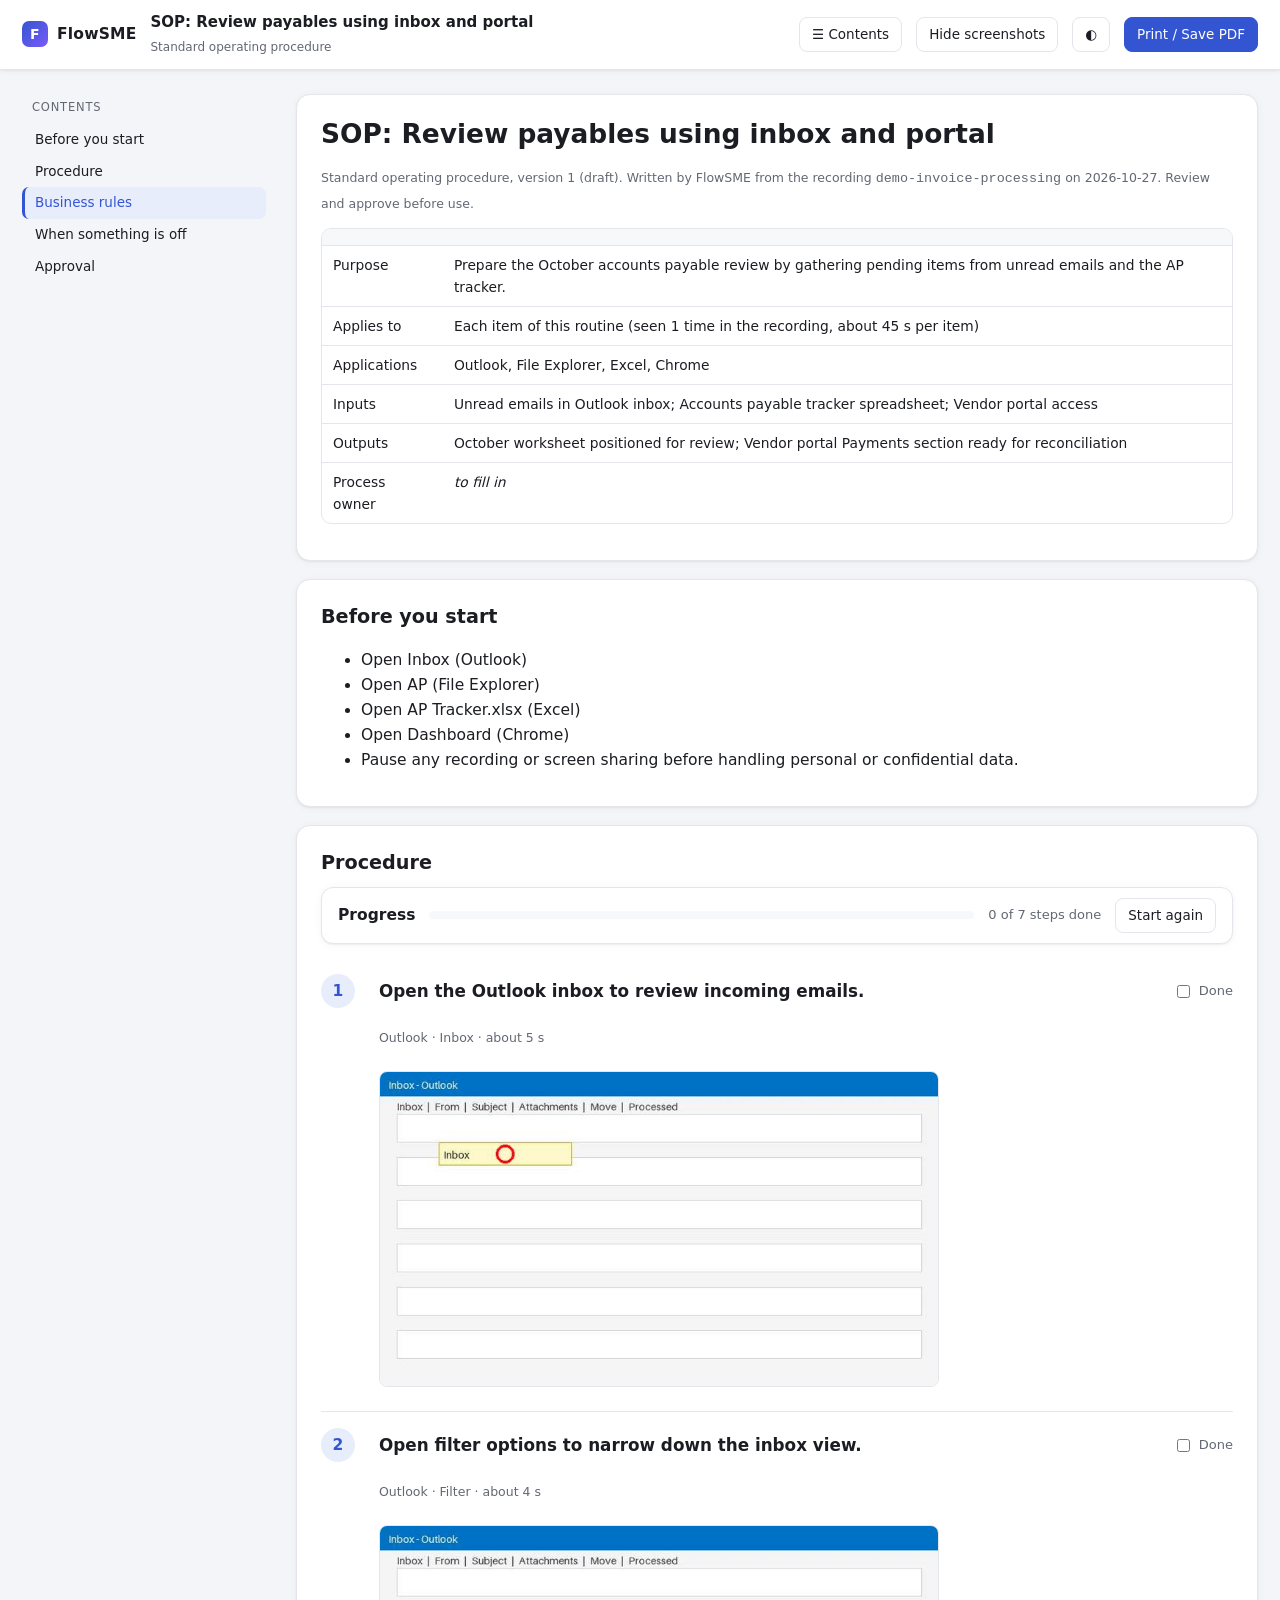
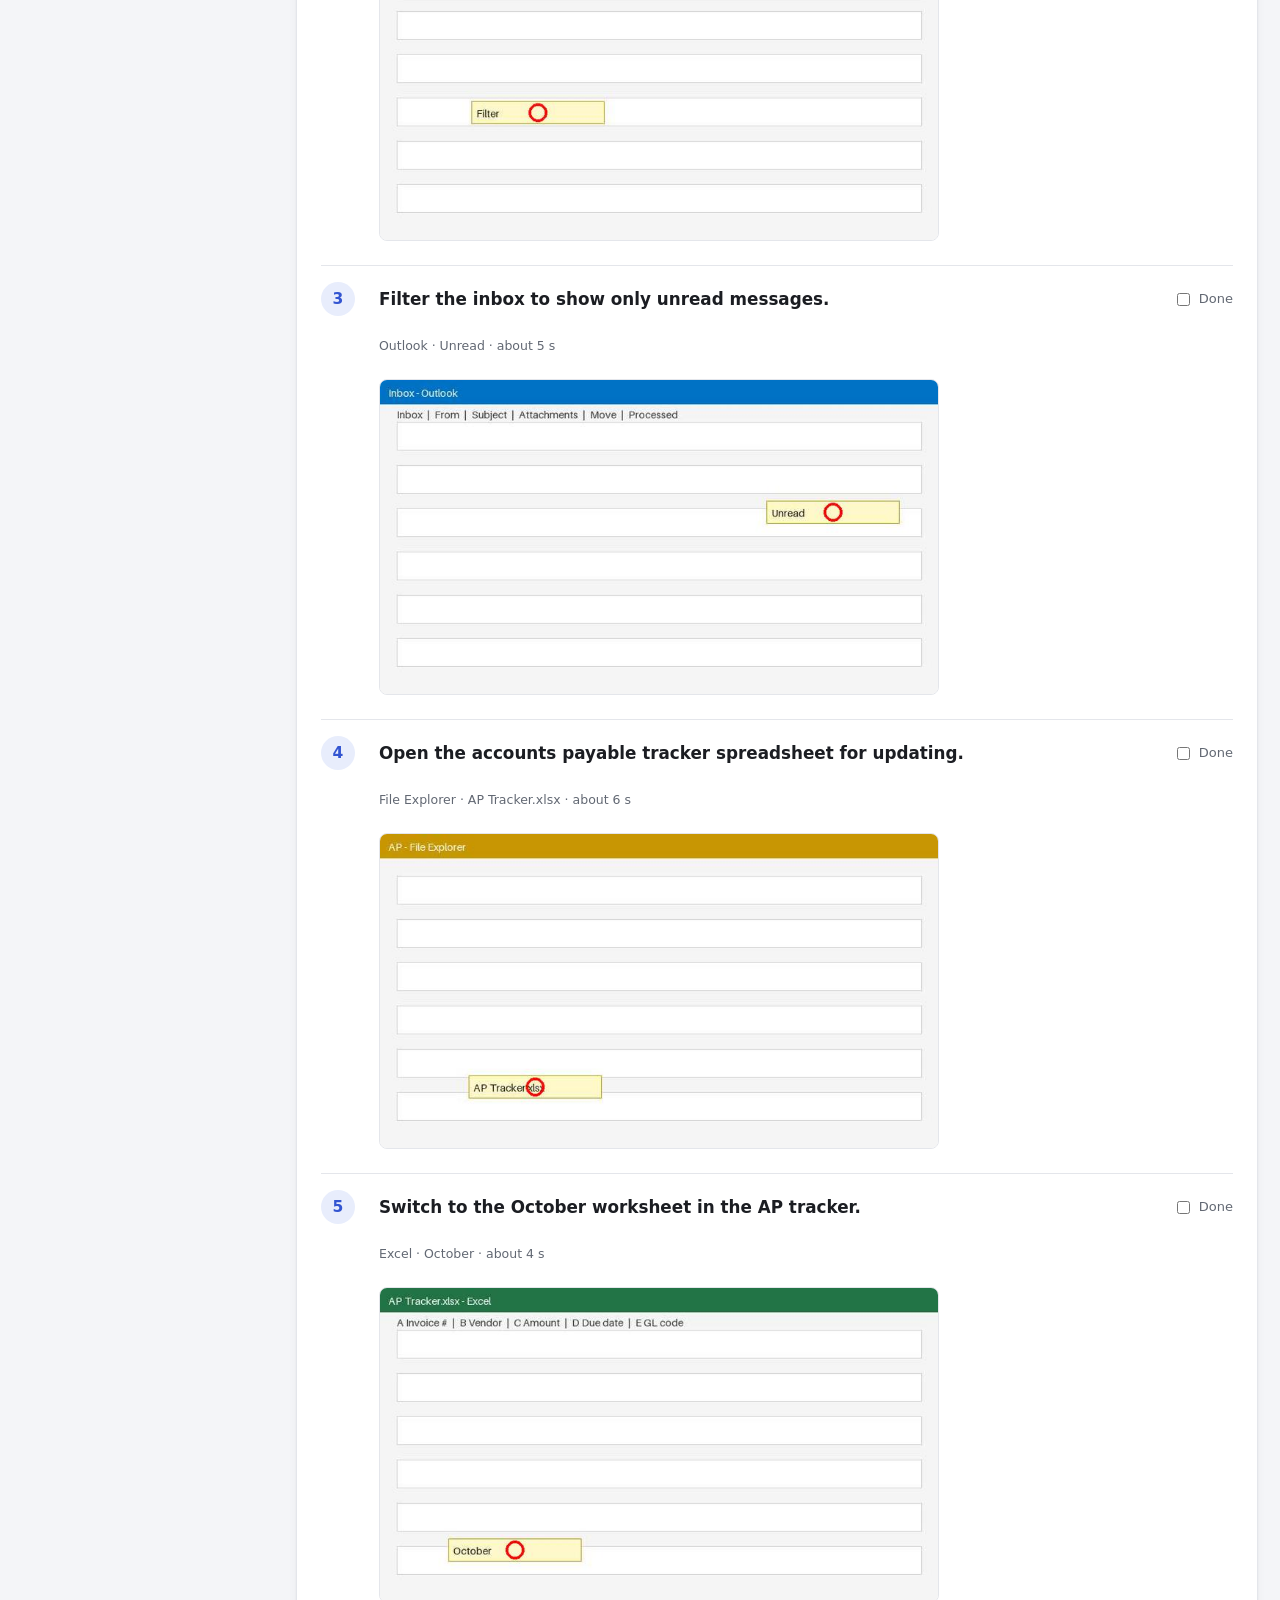
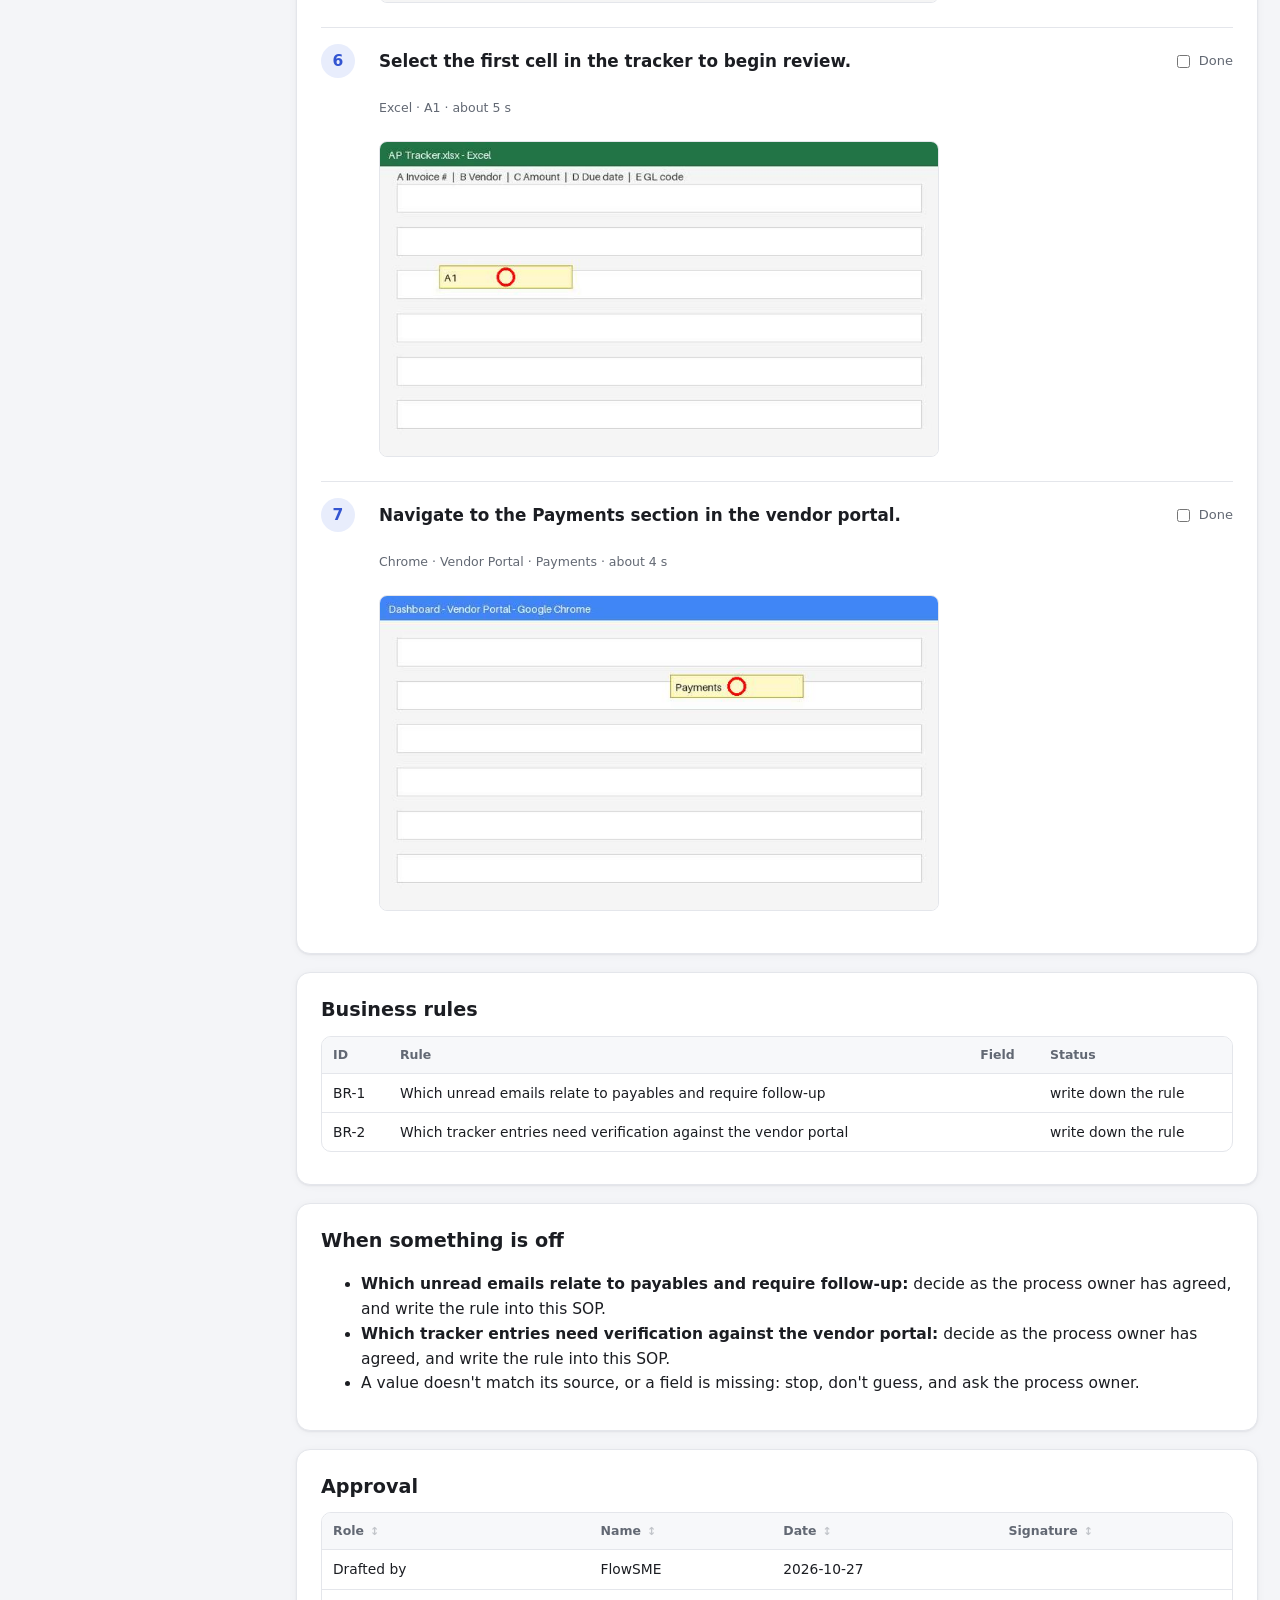
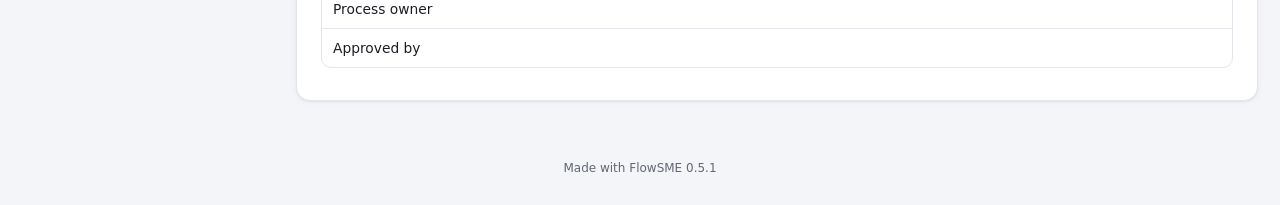
<file: examples/demo-invoice-processing/analysis/sop-task1.html>
<!doctype html>
<html lang="en">
<head>
<meta charset="utf-8">
<meta name="viewport" content="width=device-width, initial-scale=1">
<title>SOP: Review payables using inbox and portal · FlowSME</title>
<meta name="description" content="Standard operating procedure made with FlowSME: SOP: Review payables using inbox and portal">
<meta name="generator" content="FlowSME 0.5.1">
<meta name="robots" content="noindex, nofollow">
<meta name="color-scheme" content="light dark">
<meta http-equiv="Content-Security-Policy" content="default-src 'none'; script-src 'sha256-HPHwmYUY0jD47jlsQ7CFUX9dSPr3B3hLPcSdViwsB54=' 'sha256-33n7y2d+dzh/Ycsaz/nS48wxTeautRHfa3PjtLGfxmw=' https://cdn.jsdelivr.net/npm/mermaid@10.9.1/; style-src 'unsafe-inline'; img-src data: blob:; font-src data:; connect-src 'none'; base-uri 'none'; form-action 'none'">
<link rel="icon" href="data:image/svg+xml,%3Csvg xmlns='http://www.w3.org/2000/svg' viewBox='0 0 32 32'%3E%3Cdefs%3E%3ClinearGradient id='g' x1='0' y1='0' x2='1' y2='1'%3E%3Cstop offset='0' stop-color='%233355d1'/%3E%3Cstop offset='1' stop-color='%237a5af8'/%3E%3C/linearGradient%3E%3C/defs%3E%3Crect width='32' height='32' rx='8' fill='url(%23g)'/%3E%3Cpath d='M11 8h11v4h-7v3h6v4h-6v6h-4z' fill='%23fff'/%3E%3C/svg%3E">
<style>
  :root {
    color-scheme:light;
    --bg:#f4f5f8; --card:#ffffff; --fg:#1b1d22; --muted:#626873; --line:#e4e6eb; --soft:#f7f8fa;
    --accent:#3355d1; --accent-soft:#e8edfc; --on-accent:#fff; --shadow:0 1px 2px rgba(16,24,40,.06), 0 1px 8px rgba(16,24,40,.04);
    --high:#b42318; --high-bg:#fee4e2; --med:#b54708; --med-bg:#fef0c7; --low:#067647; --low-bg:#dcfae6;
    --next:#175cd3; --next-bg:#d1e9ff; --hold:#475467; --hold-bg:#eaecf0;
  }
  :root[data-theme="dark"] {
    color-scheme:dark;
    --bg:#111317; --card:#1a1d23; --fg:#e7e9ee; --muted:#9aa1ad; --line:#2a2e36; --soft:#20242b;
    --accent:#8ea8ff; --accent-soft:#232c48; --on-accent:#0b1020; --shadow:none;
    --high:#fda29b; --high-bg:#4a1f1c; --med:#fec84b; --med-bg:#4a3510; --low:#75e0a7; --low-bg:#123b27;
    --next:#84caff; --next-bg:#14304f; --hold:#cfd4dc; --hold-bg:#2a2f37;
  }
  * { box-sizing:border-box; }
  html { scroll-behavior:smooth; scroll-padding-top:76px; }
  body { margin:0; background:var(--bg); color:var(--fg);
         font:15.5px/1.6 "Segoe UI Variable Text","Segoe UI",system-ui,-apple-system,sans-serif; }
  a { color:var(--accent); }
  :focus-visible { outline:2px solid var(--accent); outline-offset:2px; border-radius:4px; }
  .bar { position:sticky; top:0; z-index:20; display:flex; align-items:center; gap:14px; padding:10px 22px;
         background:var(--card); border-bottom:1px solid var(--line); box-shadow:var(--shadow); }
  .brand { display:flex; align-items:center; gap:9px; font-weight:700; letter-spacing:.2px; white-space:nowrap; }
  .logo { width:26px; height:26px; border-radius:7px; background:linear-gradient(135deg,#3355d1,#7a5af8);
          display:grid; place-items:center; color:#fff; font-size:14px; flex:none; }
  .bar .title { flex:1; min-width:0; }
  .bar .title b { display:block; font-size:15px; overflow:hidden; text-overflow:ellipsis; white-space:nowrap; }
  .bar .title span { font-size:12px; color:var(--muted); }
  .btn { border:1px solid var(--line); background:var(--card); color:var(--fg); border-radius:8px;
         padding:6px 12px; font:inherit; font-size:13.5px; cursor:pointer; white-space:nowrap; }
  .btn:hover { border-color:var(--accent); color:var(--accent); }
  .btn.primary { background:var(--accent); border-color:var(--accent); color:var(--on-accent); }
  .btn.primary:hover { color:var(--on-accent); filter:brightness(1.08); }
  .layout { display:grid; grid-template-columns:250px minmax(0,1fr); gap:24px; max-width:1320px;
            margin:0 auto; padding:24px 22px 40px; }
  body.no-toc .layout { grid-template-columns:minmax(0,1fr); max-width:1040px; }
  body.no-toc nav.toc, body.no-toc #toc-btn { display:none; }
  nav.toc { position:sticky; top:76px; align-self:start; max-height:calc(100vh - 96px); overflow:auto;
            font-size:13.5px; padding-right:6px; }
  nav.toc .label { color:var(--muted); font-size:11.5px; text-transform:uppercase; letter-spacing:.8px;
                   margin:4px 10px 8px; }
  nav.toc a { display:block; padding:5px 10px; border-radius:7px; color:var(--fg); text-decoration:none;
              border-left:3px solid transparent; }
  nav.toc a.sub { padding-left:22px; color:var(--muted); font-size:12.8px; }
  nav.toc a:hover { background:var(--soft); }
  nav.toc a.on { background:var(--accent-soft); color:var(--accent); border-left-color:var(--accent); }
  main { min-width:0; }
  main p, main li, main h1, main h2, main h3, main h4, main blockquote, main sub { overflow-wrap:anywhere; }
  main td { overflow-wrap:break-word; }
  .hero { background:var(--card); border:1px solid var(--line); border-radius:14px; padding:22px 24px;
          box-shadow:var(--shadow); margin-bottom:18px; }
  .hero h1 { margin:0 0 4px; font-size:1.65rem; line-height:1.25; }
  .hero .meta { color:var(--muted); font-size:13.5px; }
  .hero blockquote { margin:14px 0 0; }
  .kpis { display:grid; grid-template-columns:repeat(auto-fit,minmax(170px,1fr)); gap:12px; margin-top:18px; }
  .kpi { background:var(--soft); border:1px solid var(--line); border-radius:12px; padding:12px 14px; }
  .kpi small { color:var(--muted); font-size:12px; display:block; }
  .kpi b { font-size:1.45rem; line-height:1.3; }
  .kpi.top b { font-size:1rem; font-weight:600; display:block; margin-top:3px; }
  section.card { background:var(--card); border:1px solid var(--line); border-radius:14px; padding:6px 24px 18px;
                 box-shadow:var(--shadow); margin-bottom:18px; }
  section.card > h2 { font-size:1.2rem; margin:16px 0 8px; }
  h3 { font-size:1.05rem; } h4 { font-size:.98rem; }
  .table-wrap { overflow-x:auto; margin:10px 0 14px; border:1px solid var(--line); border-radius:10px; }
  table { border-collapse:collapse; width:100%; font-size:13.8px; }
  th, td { text-align:left; padding:8px 11px; border-bottom:1px solid var(--line); vertical-align:top; }
  tr:last-child td { border-bottom:none; }
  th { background:var(--soft); color:var(--muted); font-weight:600; font-size:12.5px; position:relative; }
  th.sortable { cursor:pointer; user-select:none; }
  th.sortable::after { content:"↕"; opacity:.35; margin-left:6px; font-size:11px; }
  th.asc::after { content:"↑"; opacity:.9; } th.desc::after { content:"↓"; opacity:.9; }
  tbody tr:hover td { background:var(--soft); }
  tr.go { cursor:pointer; }
  .badge { display:inline-block; padding:1px 9px; border-radius:999px; font-size:12px; font-weight:600;
           white-space:nowrap; }
  .b-high { color:var(--high); background:var(--high-bg); } .b-medium { color:var(--med); background:var(--med-bg); }
  .b-low { color:var(--low); background:var(--low-bg); } .b-now { color:var(--low); background:var(--low-bg); }
  .b-next { color:var(--next); background:var(--next-bg); } .b-later { color:var(--med); background:var(--med-bg); }
  .b-hold, .b-same { color:var(--hold); background:var(--hold-bg); }
  code, pre { font-family:"Cascadia Code",ui-monospace,Consolas,monospace; font-size:.84rem; }
  pre { background:var(--soft); border:1px solid var(--line); padding:12px 14px; overflow-x:auto; border-radius:10px; }
  .mermaid { background:#fff; color:#1b1d22; border:1px solid var(--line); border-radius:12px; padding:14px;
             overflow-x:auto; margin:12px 0; text-align:center; }
  .mermaid.off { text-align:left; background:var(--soft); color:var(--fg); }
  .mermaid.off p { margin:0 0 6px; color:var(--muted); }
  svg.chart { background:#fff; border-radius:10px; max-width:100%; }
  img { max-width:100%; border:1px solid var(--line); border-radius:8px; cursor:zoom-in; }
  blockquote { margin:12px 0; padding:10px 14px; border-left:4px solid var(--accent); background:var(--accent-soft);
               border-radius:0 10px 10px 0; color:var(--fg); }
  blockquote p { margin:0; }
  details.task { border:1px solid var(--line); border-radius:12px; margin:14px 0; background:var(--card); }
  details.task > summary { list-style:none; cursor:pointer; padding:14px 18px; display:flex; align-items:center;
                           gap:12px; flex-wrap:wrap; }
  details.task > summary::-webkit-details-marker { display:none; }
  details.task > summary::before { content:"▸"; color:var(--muted); transition:transform .15s; }
  details.task[open] > summary::before { transform:rotate(90deg); }
  details.task > summary h3 { margin:0; flex:1; min-width:200px; }
  details.task > summary .facts { color:var(--muted); font-size:13px; }
  .task-body { padding:0 18px 14px; border-top:1px solid var(--line); }
  details.task.same { background:var(--soft); }
  .tabs { display:flex; gap:4px; flex-wrap:wrap; border-bottom:1px solid var(--line); margin:12px 0 4px;
          position:sticky; top:62px; background:var(--card); z-index:5; padding-top:6px; }
  .tab { border:none; background:none; color:var(--muted); padding:8px 12px; font:inherit; font-size:13.5px;
         border-bottom:2px solid transparent; cursor:pointer; margin-bottom:-1px; white-space:nowrap; }
  .tab:hover { color:var(--fg); }
  .tab.on { color:var(--accent); border-bottom-color:var(--accent); font-weight:600; }
  .pane[hidden] { display:none; }
  .progress { position:sticky; top:62px; z-index:6; background:var(--card); border:1px solid var(--line);
              border-radius:12px; padding:10px 16px; margin-bottom:14px; display:flex; align-items:center; gap:14px;
              box-shadow:var(--shadow); }
  .progress .track { flex:1; height:8px; background:var(--soft); border-radius:99px; overflow:hidden; }
  .progress .fill { height:100%; width:0; background:linear-gradient(90deg,#3355d1,#12b76a); transition:width .2s; }
  .progress span { font-size:13px; color:var(--muted); white-space:nowrap; }
  article.step { display:grid; grid-template-columns:44px minmax(0,1fr) auto; gap:4px 14px; padding:16px 0;
                 border-bottom:1px solid var(--line); }
  article.step:last-of-type { border-bottom:none; }
  article.step .num { width:34px; height:34px; border-radius:50%; background:var(--accent-soft); color:var(--accent);
                      display:grid; place-items:center; font-weight:700; }
  article.step.done .num { background:var(--low-bg); color:var(--low); }
  article.step.done h3 { text-decoration:line-through; color:var(--muted); }
  article.step h3 { margin:4px 0 2px; }
  article.step img { max-width:min(560px,100%); margin-top:8px; }
  article.step label { font-size:13px; color:var(--muted); display:flex; gap:6px; align-items:center;
                       cursor:pointer; height:34px; }
  body.no-shots article.step img { display:none; }
  .lightbox { position:fixed; inset:0; background:rgba(10,12,16,.82); display:none; place-items:center; z-index:50;
              cursor:zoom-out; padding:24px; }
  .lightbox.on { display:grid; }
  .lightbox img { max-width:96vw; max-height:92vh; cursor:zoom-out; border:none; }
  sub { color:var(--muted); font-size:12.5px; }
  .foot { text-align:center; color:var(--muted); font-size:12px; padding:0 16px 28px; }
  @media (max-width:1000px) {
    .layout { grid-template-columns:minmax(0,1fr); padding:16px 12px 40px; }
    nav.toc { position:fixed; top:58px; left:0; bottom:0; width:270px; max-height:none; background:var(--card);
              border-right:1px solid var(--line); padding:14px; transform:translateX(-105%); transition:transform .2s;
              z-index:30; }
    body.toc-open nav.toc { transform:none; }
    .bar .hide-small { display:none; }
  }
  @media (max-width:700px) {
    .bar { gap:8px; padding:8px 10px; }
    .brand .name, .bar .title span, .btn .long { display:none; }
    .btn { padding:6px 9px; }
    .tabs { position:static; flex-wrap:nowrap; overflow-x:auto; }
    .progress { top:52px; padding:8px 12px; gap:10px; }
    .layout { padding:12px 10px 32px; }
    section.card { padding:4px 14px 14px; } .hero { padding:16px; } .hero h1 { font-size:1.35rem; }
    article.step { grid-template-columns:36px minmax(0,1fr); }
    article.step label { grid-column:2; height:auto; }
    .task-body { padding:0 12px 12px; } details.task > summary { padding:12px; }
  }
  @media print {
    :root, :root[data-theme="dark"] {
      color-scheme:light;
      --bg:#fff; --card:#fff; --fg:#1b1d22; --muted:#555b66; --line:#d9dce1; --soft:#f5f6f8;
      --accent:#3355d1; --accent-soft:#eef1fb; --on-accent:#fff; --shadow:none;
      --high:#b42318; --high-bg:#fee4e2; --med:#b54708; --med-bg:#fef0c7; --low:#067647; --low-bg:#dcfae6;
      --next:#175cd3; --next-bg:#d1e9ff; --hold:#475467; --hold-bg:#eaecf0;
    }
    .bar, nav.toc, .tabs, .progress, .lightbox, article.step label { display:none !important; }
    .layout { display:block; padding:0; } body { background:#fff; }
    section.card, .hero, details.task { box-shadow:none; break-inside:auto; }
    details.task > summary::before { display:none; }
    .pane[hidden] { display:block !important; }
    .pane::before { content:attr(data-title); display:block; font-weight:700; margin:12px 0 4px; }
  }
</style>
</head>
<body data-kind="sop">
<header class="bar">
  <div class="brand"><span class="logo" aria-hidden="true">F</span><span class="name">FlowSME</span></div>
  <div class="title"><b id="bar-title">SOP: Review payables using inbox and portal</b><span>Standard operating procedure</span></div>
  <button class="btn" id="toc-btn" type="button" title="Contents" aria-label="Contents">☰<span class="long"> Contents</span></button>
  <button class="btn hide-small" id="expand" type="button" hidden>Expand all</button>
  <button class="btn hide-small" id="collapse" type="button" hidden>Collapse all</button>
  <button class="btn hide-small" id="shots" type="button" hidden>Hide screenshots</button>
  <button class="btn" id="theme" type="button" title="Light or dark" aria-label="Switch light or dark">◐</button>
  <button class="btn primary" id="print" type="button">Print<span class="long"> / Save PDF</span></button>
</header>
<div class="layout">
  <nav class="toc" id="toc" aria-label="Contents"><div class="label">Contents</div></nav>
  <main id="content">Loading...</main>
</div>
<footer class="foot">Made with FlowSME 0.5.1</footer>
<div class="lightbox" id="lightbox" role="dialog" aria-modal="true" aria-label="Screenshot, full size"><img alt=""></div>
<script type="application/json" id="data">{"key": "demo-invoice-processing/1"}</script>
<script type="text/markdown" id="md"># SOP: Review payables using inbox and portal

<sub>Standard operating procedure, version 1 (draft). Written by FlowSME from the recording `demo-invoice-processing` on 2026-10-27. Review and approve before use.</sub>

| | |
|---|---|
| Purpose | Prepare the October accounts payable review by gathering pending items from unread emails and the AP tracker. |
| Applies to | Each item of this routine (seen 1 time in the recording, about 45 s per item) |
| Applications | Outlook, File Explorer, Excel, Chrome |
| Inputs | Unread emails in Outlook inbox; Accounts payable tracker spreadsheet; Vendor portal access |
| Outputs | October worksheet positioned for review; Vendor portal Payments section ready for reconciliation |
| Process owner | _to fill in_ |

## Before you start

- Open Inbox (Outlook)
- Open AP (File Explorer)
- Open AP Tracker.xlsx (Excel)
- Open Dashboard (Chrome)
- Pause any recording or screen sharing before handling personal or confidential data.

## Procedure

### 1. Open the Outlook inbox to review incoming emails.

<sub>Outlook · Inbox · about 5 s</sub>

<img alt="Screenshot for step 1" src="[data-uri]" width="560">


### 2. Open filter options to narrow down the inbox view.

<sub>Outlook · Filter · about 4 s</sub>

<img alt="Screenshot for step 2" src="[data-uri]" width="560">


### 3. Filter the inbox to show only unread messages.

<sub>Outlook · Unread · about 5 s</sub>

<img alt="Screenshot for step 3" src="[data-uri]" width="560">


### 4. Open the accounts payable tracker spreadsheet for updating.

<sub>File Explorer · AP Tracker.xlsx · about 6 s</sub>

<img alt="Screenshot for step 4" src="[data-uri]" width="560">


### 5. Switch to the October worksheet in the AP tracker.

<sub>Excel · October · about 4 s</sub>

<img alt="Screenshot for step 5" src="[data-uri]" width="560">


### 6. Select the first cell in the tracker to begin review.

<sub>Excel · A1 · about 5 s</sub>

<img alt="Screenshot for step 6" src="[data-uri]" width="560">


### 7. Navigate to the Payments section in the vendor portal.

<sub>Chrome · Vendor Portal · Payments · about 4 s</sub>

<img alt="Screenshot for step 7" src="[data-uri]" width="560">


## Business rules

| ID | Rule | Field | Status |
|---|---|---|---|
| BR-1 | Which unread emails relate to payables and require follow-up |  | write down the rule |
| BR-2 | Which tracker entries need verification against the vendor portal |  | write down the rule |

## When something is off

- **Which unread emails relate to payables and require follow-up:** decide as the process owner has agreed, and write the rule into this SOP.
- **Which tracker entries need verification against the vendor portal:** decide as the process owner has agreed, and write the rule into this SOP.
- A value doesn't match its source, or a field is missing: stop, don't guess, and ask the process owner.

## Approval

| Role | Name | Date | Signature |
|---|---|---|---|
| Drafted by | FlowSME | 2026-10-27 | |
| Process owner | | | |
| Approved by | | | |
</script>
<script>/**
 * marked v12.0.2 - a markdown parser
 * Copyright (c) 2011-2024, Christopher Jeffrey. (MIT Licensed)
 * https://github.com/markedjs/marked
 */
!function(e,t){"object"==typeof exports&&"undefined"!=typeof module?t(exports):"function"==typeof define&&define.amd?define(["exports"],t):t((e="undefined"!=typeof globalThis?globalThis:e||self).marked={})}(this,(function(e){"use strict";function t(){return{async:!1,breaks:!1,extensions:null,gfm:!0,hooks:null,pedantic:!1,renderer:null,silent:!1,tokenizer:null,walkTokens:null}}function n(t){e.defaults=t}e.defaults={async:!1,breaks:!1,extensions:null,gfm:!0,hooks:null,pedantic:!1,renderer:null,silent:!1,tokenizer:null,walkTokens:null};const s=/[&<>"']/,r=new RegExp(s.source,"g"),i=/[<>"']|&(?!(#\d{1,7}|#[Xx][a-fA-F0-9]{1,6}|\w+);)/,l=new RegExp(i.source,"g"),o={"&":"&amp;","<":"&lt;",">":"&gt;",'"':"&quot;","'":"&#39;"},a=e=>o[e];function c(e,t){if(t){if(s.test(e))return e.replace(r,a)}else if(i.test(e))return e.replace(l,a);return e}const h=/&(#(?:\d+)|(?:#x[0-9A-Fa-f]+)|(?:\w+));?/gi;function p(e){return e.replace(h,((e,t)=>"colon"===(t=t.toLowerCase())?":":"#"===t.charAt(0)?"x"===t.charAt(1)?String.fromCharCode(parseInt(t.substring(2),16)):String.fromCharCode(+t.substring(1)):""))}const u=/(^|[^\[])\^/g;function k(e,t){let n="string"==typeof e?e:e.source;t=t||"";const s={replace:(e,t)=>{let r="string"==typeof t?t:t.source;return r=r.replace(u,"$1"),n=n.replace(e,r),s},getRegex:()=>new RegExp(n,t)};return s}function g(e){try{e=encodeURI(e).replace(/%25/g,"%")}catch(e){return null}return e}const f={exec:()=>null};function d(e,t){const n=e.replace(/\|/g,((e,t,n)=>{let s=!1,r=t;for(;--r>=0&&"\\"===n[r];)s=!s;return s?"|":" |"})).split(/ \|/);let s=0;if(n[0].trim()||n.shift(),n.length>0&&!n[n.length-1].trim()&&n.pop(),t)if(n.length>t)n.splice(t);else for(;n.length<t;)n.push("");for(;s<n.length;s++)n[s]=n[s].trim().replace(/\\\|/g,"|");return n}function x(e,t,n){const s=e.length;if(0===s)return"";let r=0;for(;r<s;){const i=e.charAt(s-r-1);if(i!==t||n){if(i===t||!n)break;r++}else r++}return e.slice(0,s-r)}function b(e,t,n,s){const r=t.href,i=t.title?c(t.title):null,l=e[1].replace(/\\([\[\]])/g,"$1");if("!"!==e[0].charAt(0)){s.state.inLink=!0;const e={type:"link",raw:n,href:r,title:i,text:l,tokens:s.inlineTokens(l)};return s.state.inLink=!1,e}return{type:"image",raw:n,href:r,title:i,text:c(l)}}class w{options;rules;lexer;constructor(t){this.options=t||e.defaults}space(e){const t=this.rules.block.newline.exec(e);if(t&&t[0].length>0)return{type:"space",raw:t[0]}}code(e){const t=this.rules.block.code.exec(e);if(t){const e=t[0].replace(/^ {1,4}/gm,"");return{type:"code",raw:t[0],codeBlockStyle:"indented",text:this.options.pedantic?e:x(e,"\n")}}}fences(e){const t=this.rules.block.fences.exec(e);if(t){const e=t[0],n=function(e,t){const n=e.match(/^(\s+)(?:```)/);if(null===n)return t;const s=n[1];return t.split("\n").map((e=>{const t=e.match(/^\s+/);if(null===t)return e;const[n]=t;return n.length>=s.length?e.slice(s.length):e})).join("\n")}(e,t[3]||"");return{type:"code",raw:e,lang:t[2]?t[2].trim().replace(this.rules.inline.anyPunctuation,"$1"):t[2],text:n}}}heading(e){const t=this.rules.block.heading.exec(e);if(t){let e=t[2].trim();if(/#$/.test(e)){const t=x(e,"#");this.options.pedantic?e=t.trim():t&&!/ $/.test(t)||(e=t.trim())}return{type:"heading",raw:t[0],depth:t[1].length,text:e,tokens:this.lexer.inline(e)}}}hr(e){const t=this.rules.block.hr.exec(e);if(t)return{type:"hr",raw:t[0]}}blockquote(e){const t=this.rules.block.blockquote.exec(e);if(t){let e=t[0].replace(/\n {0,3}((?:=+|-+) *)(?=\n|$)/g,"\n    $1");e=x(e.replace(/^ *>[ \t]?/gm,""),"\n");const n=this.lexer.state.top;this.lexer.state.top=!0;const s=this.lexer.blockTokens(e);return this.lexer.state.top=n,{type:"blockquote",raw:t[0],tokens:s,text:e}}}list(e){let t=this.rules.block.list.exec(e);if(t){let n=t[1].trim();const s=n.length>1,r={type:"list",raw:"",ordered:s,start:s?+n.slice(0,-1):"",loose:!1,items:[]};n=s?`\\d{1,9}\\${n.slice(-1)}`:`\\${n}`,this.options.pedantic&&(n=s?n:"[*+-]");const i=new RegExp(`^( {0,3}${n})((?:[\t ][^\\n]*)?(?:\\n|$))`);let l="",o="",a=!1;for(;e;){let n=!1;if(!(t=i.exec(e)))break;if(this.rules.block.hr.test(e))break;l=t[0],e=e.substring(l.length);let s=t[2].split("\n",1)[0].replace(/^\t+/,(e=>" ".repeat(3*e.length))),c=e.split("\n",1)[0],h=0;this.options.pedantic?(h=2,o=s.trimStart()):(h=t[2].search(/[^ ]/),h=h>4?1:h,o=s.slice(h),h+=t[1].length);let p=!1;if(!s&&/^ *$/.test(c)&&(l+=c+"\n",e=e.substring(c.length+1),n=!0),!n){const t=new RegExp(`^ {0,${Math.min(3,h-1)}}(?:[*+-]|\\d{1,9}[.)])((?:[ \t][^\\n]*)?(?:\\n|$))`),n=new RegExp(`^ {0,${Math.min(3,h-1)}}((?:- *){3,}|(?:_ *){3,}|(?:\\* *){3,})(?:\\n+|$)`),r=new RegExp(`^ {0,${Math.min(3,h-1)}}(?:\`\`\`|~~~)`),i=new RegExp(`^ {0,${Math.min(3,h-1)}}#`);for(;e;){const a=e.split("\n",1)[0];if(c=a,this.options.pedantic&&(c=c.replace(/^ {1,4}(?=( {4})*[^ ])/g,"  ")),r.test(c))break;if(i.test(c))break;if(t.test(c))break;if(n.test(e))break;if(c.search(/[^ ]/)>=h||!c.trim())o+="\n"+c.slice(h);else{if(p)break;if(s.search(/[^ ]/)>=4)break;if(r.test(s))break;if(i.test(s))break;if(n.test(s))break;o+="\n"+c}p||c.trim()||(p=!0),l+=a+"\n",e=e.substring(a.length+1),s=c.slice(h)}}r.loose||(a?r.loose=!0:/\n *\n *$/.test(l)&&(a=!0));let u,k=null;this.options.gfm&&(k=/^\[[ xX]\] /.exec(o),k&&(u="[ ] "!==k[0],o=o.replace(/^\[[ xX]\] +/,""))),r.items.push({type:"list_item",raw:l,task:!!k,checked:u,loose:!1,text:o,tokens:[]}),r.raw+=l}r.items[r.items.length-1].raw=l.trimEnd(),r.items[r.items.length-1].text=o.trimEnd(),r.raw=r.raw.trimEnd();for(let e=0;e<r.items.length;e++)if(this.lexer.state.top=!1,r.items[e].tokens=this.lexer.blockTokens(r.items[e].text,[]),!r.loose){const t=r.items[e].tokens.filter((e=>"space"===e.type)),n=t.length>0&&t.some((e=>/\n.*\n/.test(e.raw)));r.loose=n}if(r.loose)for(let e=0;e<r.items.length;e++)r.items[e].loose=!0;return r}}html(e){const t=this.rules.block.html.exec(e);if(t){return{type:"html",block:!0,raw:t[0],pre:"pre"===t[1]||"script"===t[1]||"style"===t[1],text:t[0]}}}def(e){const t=this.rules.block.def.exec(e);if(t){const e=t[1].toLowerCase().replace(/\s+/g," "),n=t[2]?t[2].replace(/^<(.*)>$/,"$1").replace(this.rules.inline.anyPunctuation,"$1"):"",s=t[3]?t[3].substring(1,t[3].length-1).replace(this.rules.inline.anyPunctuation,"$1"):t[3];return{type:"def",tag:e,raw:t[0],href:n,title:s}}}table(e){const t=this.rules.block.table.exec(e);if(!t)return;if(!/[:|]/.test(t[2]))return;const n=d(t[1]),s=t[2].replace(/^\||\| *$/g,"").split("|"),r=t[3]&&t[3].trim()?t[3].replace(/\n[ \t]*$/,"").split("\n"):[],i={type:"table",raw:t[0],header:[],align:[],rows:[]};if(n.length===s.length){for(const e of s)/^ *-+: *$/.test(e)?i.align.push("right"):/^ *:-+: *$/.test(e)?i.align.push("center"):/^ *:-+ *$/.test(e)?i.align.push("left"):i.align.push(null);for(const e of n)i.header.push({text:e,tokens:this.lexer.inline(e)});for(const e of r)i.rows.push(d(e,i.header.length).map((e=>({text:e,tokens:this.lexer.inline(e)}))));return i}}lheading(e){const t=this.rules.block.lheading.exec(e);if(t)return{type:"heading",raw:t[0],depth:"="===t[2].charAt(0)?1:2,text:t[1],tokens:this.lexer.inline(t[1])}}paragraph(e){const t=this.rules.block.paragraph.exec(e);if(t){const e="\n"===t[1].charAt(t[1].length-1)?t[1].slice(0,-1):t[1];return{type:"paragraph",raw:t[0],text:e,tokens:this.lexer.inline(e)}}}text(e){const t=this.rules.block.text.exec(e);if(t)return{type:"text",raw:t[0],text:t[0],tokens:this.lexer.inline(t[0])}}escape(e){const t=this.rules.inline.escape.exec(e);if(t)return{type:"escape",raw:t[0],text:c(t[1])}}tag(e){const t=this.rules.inline.tag.exec(e);if(t)return!this.lexer.state.inLink&&/^<a /i.test(t[0])?this.lexer.state.inLink=!0:this.lexer.state.inLink&&/^<\/a>/i.test(t[0])&&(this.lexer.state.inLink=!1),!this.lexer.state.inRawBlock&&/^<(pre|code|kbd|script)(\s|>)/i.test(t[0])?this.lexer.state.inRawBlock=!0:this.lexer.state.inRawBlock&&/^<\/(pre|code|kbd|script)(\s|>)/i.test(t[0])&&(this.lexer.state.inRawBlock=!1),{type:"html",raw:t[0],inLink:this.lexer.state.inLink,inRawBlock:this.lexer.state.inRawBlock,block:!1,text:t[0]}}link(e){const t=this.rules.inline.link.exec(e);if(t){const e=t[2].trim();if(!this.options.pedantic&&/^</.test(e)){if(!/>$/.test(e))return;const t=x(e.slice(0,-1),"\\");if((e.length-t.length)%2==0)return}else{const e=function(e,t){if(-1===e.indexOf(t[1]))return-1;let n=0;for(let s=0;s<e.length;s++)if("\\"===e[s])s++;else if(e[s]===t[0])n++;else if(e[s]===t[1]&&(n--,n<0))return s;return-1}(t[2],"()");if(e>-1){const n=(0===t[0].indexOf("!")?5:4)+t[1].length+e;t[2]=t[2].substring(0,e),t[0]=t[0].substring(0,n).trim(),t[3]=""}}let n=t[2],s="";if(this.options.pedantic){const e=/^([^'"]*[^\s])\s+(['"])(.*)\2/.exec(n);e&&(n=e[1],s=e[3])}else s=t[3]?t[3].slice(1,-1):"";return n=n.trim(),/^</.test(n)&&(n=this.options.pedantic&&!/>$/.test(e)?n.slice(1):n.slice(1,-1)),b(t,{href:n?n.replace(this.rules.inline.anyPunctuation,"$1"):n,title:s?s.replace(this.rules.inline.anyPunctuation,"$1"):s},t[0],this.lexer)}}reflink(e,t){let n;if((n=this.rules.inline.reflink.exec(e))||(n=this.rules.inline.nolink.exec(e))){const e=t[(n[2]||n[1]).replace(/\s+/g," ").toLowerCase()];if(!e){const e=n[0].charAt(0);return{type:"text",raw:e,text:e}}return b(n,e,n[0],this.lexer)}}emStrong(e,t,n=""){let s=this.rules.inline.emStrongLDelim.exec(e);if(!s)return;if(s[3]&&n.match(/[\p{L}\p{N}]/u))return;if(!(s[1]||s[2]||"")||!n||this.rules.inline.punctuation.exec(n)){const n=[...s[0]].length-1;let r,i,l=n,o=0;const a="*"===s[0][0]?this.rules.inline.emStrongRDelimAst:this.rules.inline.emStrongRDelimUnd;for(a.lastIndex=0,t=t.slice(-1*e.length+n);null!=(s=a.exec(t));){if(r=s[1]||s[2]||s[3]||s[4]||s[5]||s[6],!r)continue;if(i=[...r].length,s[3]||s[4]){l+=i;continue}if((s[5]||s[6])&&n%3&&!((n+i)%3)){o+=i;continue}if(l-=i,l>0)continue;i=Math.min(i,i+l+o);const t=[...s[0]][0].length,a=e.slice(0,n+s.index+t+i);if(Math.min(n,i)%2){const e=a.slice(1,-1);return{type:"em",raw:a,text:e,tokens:this.lexer.inlineTokens(e)}}const c=a.slice(2,-2);return{type:"strong",raw:a,text:c,tokens:this.lexer.inlineTokens(c)}}}}codespan(e){const t=this.rules.inline.code.exec(e);if(t){let e=t[2].replace(/\n/g," ");const n=/[^ ]/.test(e),s=/^ /.test(e)&&/ $/.test(e);return n&&s&&(e=e.substring(1,e.length-1)),e=c(e,!0),{type:"codespan",raw:t[0],text:e}}}br(e){const t=this.rules.inline.br.exec(e);if(t)return{type:"br",raw:t[0]}}del(e){const t=this.rules.inline.del.exec(e);if(t)return{type:"del",raw:t[0],text:t[2],tokens:this.lexer.inlineTokens(t[2])}}autolink(e){const t=this.rules.inline.autolink.exec(e);if(t){let e,n;return"@"===t[2]?(e=c(t[1]),n="mailto:"+e):(e=c(t[1]),n=e),{type:"link",raw:t[0],text:e,href:n,tokens:[{type:"text",raw:e,text:e}]}}}url(e){let t;if(t=this.rules.inline.url.exec(e)){let e,n;if("@"===t[2])e=c(t[0]),n="mailto:"+e;else{let s;do{s=t[0],t[0]=this.rules.inline._backpedal.exec(t[0])?.[0]??""}while(s!==t[0]);e=c(t[0]),n="www."===t[1]?"http://"+t[0]:t[0]}return{type:"link",raw:t[0],text:e,href:n,tokens:[{type:"text",raw:e,text:e}]}}}inlineText(e){const t=this.rules.inline.text.exec(e);if(t){let e;return e=this.lexer.state.inRawBlock?t[0]:c(t[0]),{type:"text",raw:t[0],text:e}}}}const m=/^ {0,3}((?:-[\t ]*){3,}|(?:_[ \t]*){3,}|(?:\*[ \t]*){3,})(?:\n+|$)/,y=/(?:[*+-]|\d{1,9}[.)])/,$=k(/^(?!bull |blockCode|fences|blockquote|heading|html)((?:.|\n(?!\s*?\n|bull |blockCode|fences|blockquote|heading|html))+?)\n {0,3}(=+|-+) *(?:\n+|$)/).replace(/bull/g,y).replace(/blockCode/g,/ {4}/).replace(/fences/g,/ {0,3}(?:`{3,}|~{3,})/).replace(/blockquote/g,/ {0,3}>/).replace(/heading/g,/ {0,3}#{1,6}/).replace(/html/g,/ {0,3}<[^\n>]+>\n/).getRegex(),z=/^([^\n]+(?:\n(?!hr|heading|lheading|blockquote|fences|list|html|table| +\n)[^\n]+)*)/,T=/(?!\s*\])(?:\\.|[^\[\]\\])+/,R=k(/^ {0,3}\[(label)\]: *(?:\n *)?([^<\s][^\s]*|<.*?>)(?:(?: +(?:\n *)?| *\n *)(title))? *(?:\n+|$)/).replace("label",T).replace("title",/(?:"(?:\\"?|[^"\\])*"|'[^'\n]*(?:\n[^'\n]+)*\n?'|\([^()]*\))/).getRegex(),_=k(/^( {0,3}bull)([ \t][^\n]+?)?(?:\n|$)/).replace(/bull/g,y).getRegex(),A="address|article|aside|base|basefont|blockquote|body|caption|center|col|colgroup|dd|details|dialog|dir|div|dl|dt|fieldset|figcaption|figure|footer|form|frame|frameset|h[1-6]|head|header|hr|html|iframe|legend|li|link|main|menu|menuitem|meta|nav|noframes|ol|optgroup|option|p|param|search|section|summary|table|tbody|td|tfoot|th|thead|title|tr|track|ul",S=/\x3C!--(?:-?>|[\s\S]*?(?:-->|$))/,I=k("^ {0,3}(?:<(script|pre|style|textarea)[\\s>][\\s\\S]*?(?:</\\1>[^\\n]*\\n+|$)|comment[^\\n]*(\\n+|$)|<\\?[\\s\\S]*?(?:\\?>\\n*|$)|<![A-Z][\\s\\S]*?(?:>\\n*|$)|<!\\[CDATA\\[[\\s\\S]*?(?:\\]\\]>\\n*|$)|</?(tag)(?: +|\\n|/?>)[\\s\\S]*?(?:(?:\\n *)+\\n|$)|<(?!script|pre|style|textarea)([a-z][\\w-]*)(?:attribute)*? */?>(?=[ \\t]*(?:\\n|$))[\\s\\S]*?(?:(?:\\n *)+\\n|$)|</(?!script|pre|style|textarea)[a-z][\\w-]*\\s*>(?=[ \\t]*(?:\\n|$))[\\s\\S]*?(?:(?:\\n *)+\\n|$))","i").replace("comment",S).replace("tag",A).replace("attribute",/ +[a-zA-Z:_][\w.:-]*(?: *= *"[^"\n]*"| *= *'[^'\n]*'| *= *[^\s"'=<>`]+)?/).getRegex(),E=k(z).replace("hr",m).replace("heading"," {0,3}#{1,6}(?:\\s|$)").replace("|lheading","").replace("|table","").replace("blockquote"," {0,3}>").replace("fences"," {0,3}(?:`{3,}(?=[^`\\n]*\\n)|~{3,})[^\\n]*\\n").replace("list"," {0,3}(?:[*+-]|1[.)]) ").replace("html","</?(?:tag)(?: +|\\n|/?>)|<(?:script|pre|style|textarea|!--)").replace("tag",A).getRegex(),q={blockquote:k(/^( {0,3}> ?(paragraph|[^\n]*)(?:\n|$))+/).replace("paragraph",E).getRegex(),code:/^( {4}[^\n]+(?:\n(?: *(?:\n|$))*)?)+/,def:R,fences:/^ {0,3}(`{3,}(?=[^`\n]*(?:\n|$))|~{3,})([^\n]*)(?:\n|$)(?:|([\s\S]*?)(?:\n|$))(?: {0,3}\1[~`]* *(?=\n|$)|$)/,heading:/^ {0,3}(#{1,6})(?=\s|$)(.*)(?:\n+|$)/,hr:m,html:I,lheading:$,list:_,newline:/^(?: *(?:\n|$))+/,paragraph:E,table:f,text:/^[^\n]+/},Z=k("^ *([^\\n ].*)\\n {0,3}((?:\\| *)?:?-+:? *(?:\\| *:?-+:? *)*(?:\\| *)?)(?:\\n((?:(?! *\\n|hr|heading|blockquote|code|fences|list|html).*(?:\\n|$))*)\\n*|$)").replace("hr",m).replace("heading"," {0,3}#{1,6}(?:\\s|$)").replace("blockquote"," {0,3}>").replace("code"," {4}[^\\n]").replace("fences"," {0,3}(?:`{3,}(?=[^`\\n]*\\n)|~{3,})[^\\n]*\\n").replace("list"," {0,3}(?:[*+-]|1[.)]) ").replace("html","</?(?:tag)(?: +|\\n|/?>)|<(?:script|pre|style|textarea|!--)").replace("tag",A).getRegex(),L={...q,table:Z,paragraph:k(z).replace("hr",m).replace("heading"," {0,3}#{1,6}(?:\\s|$)").replace("|lheading","").replace("table",Z).replace("blockquote"," {0,3}>").replace("fences"," {0,3}(?:`{3,}(?=[^`\\n]*\\n)|~{3,})[^\\n]*\\n").replace("list"," {0,3}(?:[*+-]|1[.)]) ").replace("html","</?(?:tag)(?: +|\\n|/?>)|<(?:script|pre|style|textarea|!--)").replace("tag",A).getRegex()},P={...q,html:k("^ *(?:comment *(?:\\n|\\s*$)|<(tag)[\\s\\S]+?</\\1> *(?:\\n{2,}|\\s*$)|<tag(?:\"[^\"]*\"|'[^']*'|\\s[^'\"/>\\s]*)*?/?> *(?:\\n{2,}|\\s*$))").replace("comment",S).replace(/tag/g,"(?!(?:a|em|strong|small|s|cite|q|dfn|abbr|data|time|code|var|samp|kbd|sub|sup|i|b|u|mark|ruby|rt|rp|bdi|bdo|span|br|wbr|ins|del|img)\\b)\\w+(?!:|[^\\w\\s@]*@)\\b").getRegex(),def:/^ *\[([^\]]+)\]: *<?([^\s>]+)>?(?: +(["(][^\n]+[")]))? *(?:\n+|$)/,heading:/^(#{1,6})(.*)(?:\n+|$)/,fences:f,lheading:/^(.+?)\n {0,3}(=+|-+) *(?:\n+|$)/,paragraph:k(z).replace("hr",m).replace("heading"," *#{1,6} *[^\n]").replace("lheading",$).replace("|table","").replace("blockquote"," {0,3}>").replace("|fences","").replace("|list","").replace("|html","").replace("|tag","").getRegex()},Q=/^\\([!"#$%&'()*+,\-./:;<=>?@\[\]\\^_`{|}~])/,v=/^( {2,}|\\)\n(?!\s*$)/,B="\\p{P}\\p{S}",C=k(/^((?![*_])[\spunctuation])/,"u").replace(/punctuation/g,B).getRegex(),M=k(/^(?:\*+(?:((?!\*)[punct])|[^\s*]))|^_+(?:((?!_)[punct])|([^\s_]))/,"u").replace(/punct/g,B).getRegex(),O=k("^[^_*]*?__[^_*]*?\\*[^_*]*?(?=__)|[^*]+(?=[^*])|(?!\\*)[punct](\\*+)(?=[\\s]|$)|[^punct\\s](\\*+)(?!\\*)(?=[punct\\s]|$)|(?!\\*)[punct\\s](\\*+)(?=[^punct\\s])|[\\s](\\*+)(?!\\*)(?=[punct])|(?!\\*)[punct](\\*+)(?!\\*)(?=[punct])|[^punct\\s](\\*+)(?=[^punct\\s])","gu").replace(/punct/g,B).getRegex(),D=k("^[^_*]*?\\*\\*[^_*]*?_[^_*]*?(?=\\*\\*)|[^_]+(?=[^_])|(?!_)[punct](_+)(?=[\\s]|$)|[^punct\\s](_+)(?!_)(?=[punct\\s]|$)|(?!_)[punct\\s](_+)(?=[^punct\\s])|[\\s](_+)(?!_)(?=[punct])|(?!_)[punct](_+)(?!_)(?=[punct])","gu").replace(/punct/g,B).getRegex(),j=k(/\\([punct])/,"gu").replace(/punct/g,B).getRegex(),H=k(/^<(scheme:[^\s\x00-\x1f<>]*|email)>/).replace("scheme",/[a-zA-Z][a-zA-Z0-9+.-]{1,31}/).replace("email",/[a-zA-Z0-9.!#$%&'*+/=?^_`{|}~-]+(@)[a-zA-Z0-9](?:[a-zA-Z0-9-]{0,61}[a-zA-Z0-9])?(?:\.[a-zA-Z0-9](?:[a-zA-Z0-9-]{0,61}[a-zA-Z0-9])?)+(?![-_])/).getRegex(),U=k(S).replace("(?:--\x3e|$)","--\x3e").getRegex(),X=k("^comment|^</[a-zA-Z][\\w:-]*\\s*>|^<[a-zA-Z][\\w-]*(?:attribute)*?\\s*/?>|^<\\?[\\s\\S]*?\\?>|^<![a-zA-Z]+\\s[\\s\\S]*?>|^<!\\[CDATA\\[[\\s\\S]*?\\]\\]>").replace("comment",U).replace("attribute",/\s+[a-zA-Z:_][\w.:-]*(?:\s*=\s*"[^"]*"|\s*=\s*'[^']*'|\s*=\s*[^\s"'=<>`]+)?/).getRegex(),F=/(?:\[(?:\\.|[^\[\]\\])*\]|\\.|`[^`]*`|[^\[\]\\`])*?/,N=k(/^!?\[(label)\]\(\s*(href)(?:\s+(title))?\s*\)/).replace("label",F).replace("href",/<(?:\\.|[^\n<>\\])+>|[^\s\x00-\x1f]*/).replace("title",/"(?:\\"?|[^"\\])*"|'(?:\\'?|[^'\\])*'|\((?:\\\)?|[^)\\])*\)/).getRegex(),G=k(/^!?\[(label)\]\[(ref)\]/).replace("label",F).replace("ref",T).getRegex(),J=k(/^!?\[(ref)\](?:\[\])?/).replace("ref",T).getRegex(),K={_backpedal:f,anyPunctuation:j,autolink:H,blockSkip:/\[[^[\]]*?\]\([^\(\)]*?\)|`[^`]*?`|<[^<>]*?>/g,br:v,code:/^(`+)([^`]|[^`][\s\S]*?[^`])\1(?!`)/,del:f,emStrongLDelim:M,emStrongRDelimAst:O,emStrongRDelimUnd:D,escape:Q,link:N,nolink:J,punctuation:C,reflink:G,reflinkSearch:k("reflink|nolink(?!\\()","g").replace("reflink",G).replace("nolink",J).getRegex(),tag:X,text:/^(`+|[^`])(?:(?= {2,}\n)|[\s\S]*?(?:(?=[\\<!\[`*_]|\b_|$)|[^ ](?= {2,}\n)))/,url:f},V={...K,link:k(/^!?\[(label)\]\((.*?)\)/).replace("label",F).getRegex(),reflink:k(/^!?\[(label)\]\s*\[([^\]]*)\]/).replace("label",F).getRegex()},W={...K,escape:k(Q).replace("])","~|])").getRegex(),url:k(/^((?:ftp|https?):\/\/|www\.)(?:[a-zA-Z0-9\-]+\.?)+[^\s<]*|^email/,"i").replace("email",/[A-Za-z0-9._+-]+(@)[a-zA-Z0-9-_]+(?:\.[a-zA-Z0-9-_]*[a-zA-Z0-9])+(?![-_])/).getRegex(),_backpedal:/(?:[^?!.,:;*_'"~()&]+|\([^)]*\)|&(?![a-zA-Z0-9]+;$)|[?!.,:;*_'"~)]+(?!$))+/,del:/^(~~?)(?=[^\s~])([\s\S]*?[^\s~])\1(?=[^~]|$)/,text:/^([`~]+|[^`~])(?:(?= {2,}\n)|(?=[a-zA-Z0-9.!#$%&'*+\/=?_`{\|}~-]+@)|[\s\S]*?(?:(?=[\\<!\[`*~_]|\b_|https?:\/\/|ftp:\/\/|www\.|$)|[^ ](?= {2,}\n)|[^a-zA-Z0-9.!#$%&'*+\/=?_`{\|}~-](?=[a-zA-Z0-9.!#$%&'*+\/=?_`{\|}~-]+@)))/},Y={...W,br:k(v).replace("{2,}","*").getRegex(),text:k(W.text).replace("\\b_","\\b_| {2,}\\n").replace(/\{2,\}/g,"*").getRegex()},ee={normal:q,gfm:L,pedantic:P},te={normal:K,gfm:W,breaks:Y,pedantic:V};class ne{tokens;options;state;tokenizer;inlineQueue;constructor(t){this.tokens=[],this.tokens.links=Object.create(null),this.options=t||e.defaults,this.options.tokenizer=this.options.tokenizer||new w,this.tokenizer=this.options.tokenizer,this.tokenizer.options=this.options,this.tokenizer.lexer=this,this.inlineQueue=[],this.state={inLink:!1,inRawBlock:!1,top:!0};const n={block:ee.normal,inline:te.normal};this.options.pedantic?(n.block=ee.pedantic,n.inline=te.pedantic):this.options.gfm&&(n.block=ee.gfm,this.options.breaks?n.inline=te.breaks:n.inline=te.gfm),this.tokenizer.rules=n}static get rules(){return{block:ee,inline:te}}static lex(e,t){return new ne(t).lex(e)}static lexInline(e,t){return new ne(t).inlineTokens(e)}lex(e){e=e.replace(/\r\n|\r/g,"\n"),this.blockTokens(e,this.tokens);for(let e=0;e<this.inlineQueue.length;e++){const t=this.inlineQueue[e];this.inlineTokens(t.src,t.tokens)}return this.inlineQueue=[],this.tokens}blockTokens(e,t=[]){let n,s,r,i;for(e=this.options.pedantic?e.replace(/\t/g,"    ").replace(/^ +$/gm,""):e.replace(/^( *)(\t+)/gm,((e,t,n)=>t+"    ".repeat(n.length)));e;)if(!(this.options.extensions&&this.options.extensions.block&&this.options.extensions.block.some((s=>!!(n=s.call({lexer:this},e,t))&&(e=e.substring(n.raw.length),t.push(n),!0)))))if(n=this.tokenizer.space(e))e=e.substring(n.raw.length),1===n.raw.length&&t.length>0?t[t.length-1].raw+="\n":t.push(n);else if(n=this.tokenizer.code(e))e=e.substring(n.raw.length),s=t[t.length-1],!s||"paragraph"!==s.type&&"text"!==s.type?t.push(n):(s.raw+="\n"+n.raw,s.text+="\n"+n.text,this.inlineQueue[this.inlineQueue.length-1].src=s.text);else if(n=this.tokenizer.fences(e))e=e.substring(n.raw.length),t.push(n);else if(n=this.tokenizer.heading(e))e=e.substring(n.raw.length),t.push(n);else if(n=this.tokenizer.hr(e))e=e.substring(n.raw.length),t.push(n);else if(n=this.tokenizer.blockquote(e))e=e.substring(n.raw.length),t.push(n);else if(n=this.tokenizer.list(e))e=e.substring(n.raw.length),t.push(n);else if(n=this.tokenizer.html(e))e=e.substring(n.raw.length),t.push(n);else if(n=this.tokenizer.def(e))e=e.substring(n.raw.length),s=t[t.length-1],!s||"paragraph"!==s.type&&"text"!==s.type?this.tokens.links[n.tag]||(this.tokens.links[n.tag]={href:n.href,title:n.title}):(s.raw+="\n"+n.raw,s.text+="\n"+n.raw,this.inlineQueue[this.inlineQueue.length-1].src=s.text);else if(n=this.tokenizer.table(e))e=e.substring(n.raw.length),t.push(n);else if(n=this.tokenizer.lheading(e))e=e.substring(n.raw.length),t.push(n);else{if(r=e,this.options.extensions&&this.options.extensions.startBlock){let t=1/0;const n=e.slice(1);let s;this.options.extensions.startBlock.forEach((e=>{s=e.call({lexer:this},n),"number"==typeof s&&s>=0&&(t=Math.min(t,s))})),t<1/0&&t>=0&&(r=e.substring(0,t+1))}if(this.state.top&&(n=this.tokenizer.paragraph(r)))s=t[t.length-1],i&&"paragraph"===s.type?(s.raw+="\n"+n.raw,s.text+="\n"+n.text,this.inlineQueue.pop(),this.inlineQueue[this.inlineQueue.length-1].src=s.text):t.push(n),i=r.length!==e.length,e=e.substring(n.raw.length);else if(n=this.tokenizer.text(e))e=e.substring(n.raw.length),s=t[t.length-1],s&&"text"===s.type?(s.raw+="\n"+n.raw,s.text+="\n"+n.text,this.inlineQueue.pop(),this.inlineQueue[this.inlineQueue.length-1].src=s.text):t.push(n);else if(e){const t="Infinite loop on byte: "+e.charCodeAt(0);if(this.options.silent){console.error(t);break}throw new Error(t)}}return this.state.top=!0,t}inline(e,t=[]){return this.inlineQueue.push({src:e,tokens:t}),t}inlineTokens(e,t=[]){let n,s,r,i,l,o,a=e;if(this.tokens.links){const e=Object.keys(this.tokens.links);if(e.length>0)for(;null!=(i=this.tokenizer.rules.inline.reflinkSearch.exec(a));)e.includes(i[0].slice(i[0].lastIndexOf("[")+1,-1))&&(a=a.slice(0,i.index)+"["+"a".repeat(i[0].length-2)+"]"+a.slice(this.tokenizer.rules.inline.reflinkSearch.lastIndex))}for(;null!=(i=this.tokenizer.rules.inline.blockSkip.exec(a));)a=a.slice(0,i.index)+"["+"a".repeat(i[0].length-2)+"]"+a.slice(this.tokenizer.rules.inline.blockSkip.lastIndex);for(;null!=(i=this.tokenizer.rules.inline.anyPunctuation.exec(a));)a=a.slice(0,i.index)+"++"+a.slice(this.tokenizer.rules.inline.anyPunctuation.lastIndex);for(;e;)if(l||(o=""),l=!1,!(this.options.extensions&&this.options.extensions.inline&&this.options.extensions.inline.some((s=>!!(n=s.call({lexer:this},e,t))&&(e=e.substring(n.raw.length),t.push(n),!0)))))if(n=this.tokenizer.escape(e))e=e.substring(n.raw.length),t.push(n);else if(n=this.tokenizer.tag(e))e=e.substring(n.raw.length),s=t[t.length-1],s&&"text"===n.type&&"text"===s.type?(s.raw+=n.raw,s.text+=n.text):t.push(n);else if(n=this.tokenizer.link(e))e=e.substring(n.raw.length),t.push(n);else if(n=this.tokenizer.reflink(e,this.tokens.links))e=e.substring(n.raw.length),s=t[t.length-1],s&&"text"===n.type&&"text"===s.type?(s.raw+=n.raw,s.text+=n.text):t.push(n);else if(n=this.tokenizer.emStrong(e,a,o))e=e.substring(n.raw.length),t.push(n);else if(n=this.tokenizer.codespan(e))e=e.substring(n.raw.length),t.push(n);else if(n=this.tokenizer.br(e))e=e.substring(n.raw.length),t.push(n);else if(n=this.tokenizer.del(e))e=e.substring(n.raw.length),t.push(n);else if(n=this.tokenizer.autolink(e))e=e.substring(n.raw.length),t.push(n);else if(this.state.inLink||!(n=this.tokenizer.url(e))){if(r=e,this.options.extensions&&this.options.extensions.startInline){let t=1/0;const n=e.slice(1);let s;this.options.extensions.startInline.forEach((e=>{s=e.call({lexer:this},n),"number"==typeof s&&s>=0&&(t=Math.min(t,s))})),t<1/0&&t>=0&&(r=e.substring(0,t+1))}if(n=this.tokenizer.inlineText(r))e=e.substring(n.raw.length),"_"!==n.raw.slice(-1)&&(o=n.raw.slice(-1)),l=!0,s=t[t.length-1],s&&"text"===s.type?(s.raw+=n.raw,s.text+=n.text):t.push(n);else if(e){const t="Infinite loop on byte: "+e.charCodeAt(0);if(this.options.silent){console.error(t);break}throw new Error(t)}}else e=e.substring(n.raw.length),t.push(n);return t}}class se{options;constructor(t){this.options=t||e.defaults}code(e,t,n){const s=(t||"").match(/^\S*/)?.[0];return e=e.replace(/\n$/,"")+"\n",s?'<pre><code class="language-'+c(s)+'">'+(n?e:c(e,!0))+"</code></pre>\n":"<pre><code>"+(n?e:c(e,!0))+"</code></pre>\n"}blockquote(e){return`<blockquote>\n${e}</blockquote>\n`}html(e,t){return e}heading(e,t,n){return`<h${t}>${e}</h${t}>\n`}hr(){return"<hr>\n"}list(e,t,n){const s=t?"ol":"ul";return"<"+s+(t&&1!==n?' start="'+n+'"':"")+">\n"+e+"</"+s+">\n"}listitem(e,t,n){return`<li>${e}</li>\n`}checkbox(e){return"<input "+(e?'checked="" ':"")+'disabled="" type="checkbox">'}paragraph(e){return`<p>${e}</p>\n`}table(e,t){return t&&(t=`<tbody>${t}</tbody>`),"<table>\n<thead>\n"+e+"</thead>\n"+t+"</table>\n"}tablerow(e){return`<tr>\n${e}</tr>\n`}tablecell(e,t){const n=t.header?"th":"td";return(t.align?`<${n} align="${t.align}">`:`<${n}>`)+e+`</${n}>\n`}strong(e){return`<strong>${e}</strong>`}em(e){return`<em>${e}</em>`}codespan(e){return`<code>${e}</code>`}br(){return"<br>"}del(e){return`<del>${e}</del>`}link(e,t,n){const s=g(e);if(null===s)return n;let r='<a href="'+(e=s)+'"';return t&&(r+=' title="'+t+'"'),r+=">"+n+"</a>",r}image(e,t,n){const s=g(e);if(null===s)return n;let r=`<img src="${e=s}" alt="${n}"`;return t&&(r+=` title="${t}"`),r+=">",r}text(e){return e}}class re{strong(e){return e}em(e){return e}codespan(e){return e}del(e){return e}html(e){return e}text(e){return e}link(e,t,n){return""+n}image(e,t,n){return""+n}br(){return""}}class ie{options;renderer;textRenderer;constructor(t){this.options=t||e.defaults,this.options.renderer=this.options.renderer||new se,this.renderer=this.options.renderer,this.renderer.options=this.options,this.textRenderer=new re}static parse(e,t){return new ie(t).parse(e)}static parseInline(e,t){return new ie(t).parseInline(e)}parse(e,t=!0){let n="";for(let s=0;s<e.length;s++){const r=e[s];if(this.options.extensions&&this.options.extensions.renderers&&this.options.extensions.renderers[r.type]){const e=r,t=this.options.extensions.renderers[e.type].call({parser:this},e);if(!1!==t||!["space","hr","heading","code","table","blockquote","list","html","paragraph","text"].includes(e.type)){n+=t||"";continue}}switch(r.type){case"space":continue;case"hr":n+=this.renderer.hr();continue;case"heading":{const e=r;n+=this.renderer.heading(this.parseInline(e.tokens),e.depth,p(this.parseInline(e.tokens,this.textRenderer)));continue}case"code":{const e=r;n+=this.renderer.code(e.text,e.lang,!!e.escaped);continue}case"table":{const e=r;let t="",s="";for(let t=0;t<e.header.length;t++)s+=this.renderer.tablecell(this.parseInline(e.header[t].tokens),{header:!0,align:e.align[t]});t+=this.renderer.tablerow(s);let i="";for(let t=0;t<e.rows.length;t++){const n=e.rows[t];s="";for(let t=0;t<n.length;t++)s+=this.renderer.tablecell(this.parseInline(n[t].tokens),{header:!1,align:e.align[t]});i+=this.renderer.tablerow(s)}n+=this.renderer.table(t,i);continue}case"blockquote":{const e=r,t=this.parse(e.tokens);n+=this.renderer.blockquote(t);continue}case"list":{const e=r,t=e.ordered,s=e.start,i=e.loose;let l="";for(let t=0;t<e.items.length;t++){const n=e.items[t],s=n.checked,r=n.task;let o="";if(n.task){const e=this.renderer.checkbox(!!s);i?n.tokens.length>0&&"paragraph"===n.tokens[0].type?(n.tokens[0].text=e+" "+n.tokens[0].text,n.tokens[0].tokens&&n.tokens[0].tokens.length>0&&"text"===n.tokens[0].tokens[0].type&&(n.tokens[0].tokens[0].text=e+" "+n.tokens[0].tokens[0].text)):n.tokens.unshift({type:"text",text:e+" "}):o+=e+" "}o+=this.parse(n.tokens,i),l+=this.renderer.listitem(o,r,!!s)}n+=this.renderer.list(l,t,s);continue}case"html":{const e=r;n+=this.renderer.html(e.text,e.block);continue}case"paragraph":{const e=r;n+=this.renderer.paragraph(this.parseInline(e.tokens));continue}case"text":{let i=r,l=i.tokens?this.parseInline(i.tokens):i.text;for(;s+1<e.length&&"text"===e[s+1].type;)i=e[++s],l+="\n"+(i.tokens?this.parseInline(i.tokens):i.text);n+=t?this.renderer.paragraph(l):l;continue}default:{const e='Token with "'+r.type+'" type was not found.';if(this.options.silent)return console.error(e),"";throw new Error(e)}}}return n}parseInline(e,t){t=t||this.renderer;let n="";for(let s=0;s<e.length;s++){const r=e[s];if(this.options.extensions&&this.options.extensions.renderers&&this.options.extensions.renderers[r.type]){const e=this.options.extensions.renderers[r.type].call({parser:this},r);if(!1!==e||!["escape","html","link","image","strong","em","codespan","br","del","text"].includes(r.type)){n+=e||"";continue}}switch(r.type){case"escape":{const e=r;n+=t.text(e.text);break}case"html":{const e=r;n+=t.html(e.text);break}case"link":{const e=r;n+=t.link(e.href,e.title,this.parseInline(e.tokens,t));break}case"image":{const e=r;n+=t.image(e.href,e.title,e.text);break}case"strong":{const e=r;n+=t.strong(this.parseInline(e.tokens,t));break}case"em":{const e=r;n+=t.em(this.parseInline(e.tokens,t));break}case"codespan":{const e=r;n+=t.codespan(e.text);break}case"br":n+=t.br();break;case"del":{const e=r;n+=t.del(this.parseInline(e.tokens,t));break}case"text":{const e=r;n+=t.text(e.text);break}default:{const e='Token with "'+r.type+'" type was not found.';if(this.options.silent)return console.error(e),"";throw new Error(e)}}}return n}}class le{options;constructor(t){this.options=t||e.defaults}static passThroughHooks=new Set(["preprocess","postprocess","processAllTokens"]);preprocess(e){return e}postprocess(e){return e}processAllTokens(e){return e}}class oe{defaults={async:!1,breaks:!1,extensions:null,gfm:!0,hooks:null,pedantic:!1,renderer:null,silent:!1,tokenizer:null,walkTokens:null};options=this.setOptions;parse=this.#e(ne.lex,ie.parse);parseInline=this.#e(ne.lexInline,ie.parseInline);Parser=ie;Renderer=se;TextRenderer=re;Lexer=ne;Tokenizer=w;Hooks=le;constructor(...e){this.use(...e)}walkTokens(e,t){let n=[];for(const s of e)switch(n=n.concat(t.call(this,s)),s.type){case"table":{const e=s;for(const s of e.header)n=n.concat(this.walkTokens(s.tokens,t));for(const s of e.rows)for(const e of s)n=n.concat(this.walkTokens(e.tokens,t));break}case"list":{const e=s;n=n.concat(this.walkTokens(e.items,t));break}default:{const e=s;this.defaults.extensions?.childTokens?.[e.type]?this.defaults.extensions.childTokens[e.type].forEach((s=>{const r=e[s].flat(1/0);n=n.concat(this.walkTokens(r,t))})):e.tokens&&(n=n.concat(this.walkTokens(e.tokens,t)))}}return n}use(...e){const t=this.defaults.extensions||{renderers:{},childTokens:{}};return e.forEach((e=>{const n={...e};if(n.async=this.defaults.async||n.async||!1,e.extensions&&(e.extensions.forEach((e=>{if(!e.name)throw new Error("extension name required");if("renderer"in e){const n=t.renderers[e.name];t.renderers[e.name]=n?function(...t){let s=e.renderer.apply(this,t);return!1===s&&(s=n.apply(this,t)),s}:e.renderer}if("tokenizer"in e){if(!e.level||"block"!==e.level&&"inline"!==e.level)throw new Error("extension level must be 'block' or 'inline'");const n=t[e.level];n?n.unshift(e.tokenizer):t[e.level]=[e.tokenizer],e.start&&("block"===e.level?t.startBlock?t.startBlock.push(e.start):t.startBlock=[e.start]:"inline"===e.level&&(t.startInline?t.startInline.push(e.start):t.startInline=[e.start]))}"childTokens"in e&&e.childTokens&&(t.childTokens[e.name]=e.childTokens)})),n.extensions=t),e.renderer){const t=this.defaults.renderer||new se(this.defaults);for(const n in e.renderer){if(!(n in t))throw new Error(`renderer '${n}' does not exist`);if("options"===n)continue;const s=n,r=e.renderer[s],i=t[s];t[s]=(...e)=>{let n=r.apply(t,e);return!1===n&&(n=i.apply(t,e)),n||""}}n.renderer=t}if(e.tokenizer){const t=this.defaults.tokenizer||new w(this.defaults);for(const n in e.tokenizer){if(!(n in t))throw new Error(`tokenizer '${n}' does not exist`);if(["options","rules","lexer"].includes(n))continue;const s=n,r=e.tokenizer[s],i=t[s];t[s]=(...e)=>{let n=r.apply(t,e);return!1===n&&(n=i.apply(t,e)),n}}n.tokenizer=t}if(e.hooks){const t=this.defaults.hooks||new le;for(const n in e.hooks){if(!(n in t))throw new Error(`hook '${n}' does not exist`);if("options"===n)continue;const s=n,r=e.hooks[s],i=t[s];le.passThroughHooks.has(n)?t[s]=e=>{if(this.defaults.async)return Promise.resolve(r.call(t,e)).then((e=>i.call(t,e)));const n=r.call(t,e);return i.call(t,n)}:t[s]=(...e)=>{let n=r.apply(t,e);return!1===n&&(n=i.apply(t,e)),n}}n.hooks=t}if(e.walkTokens){const t=this.defaults.walkTokens,s=e.walkTokens;n.walkTokens=function(e){let n=[];return n.push(s.call(this,e)),t&&(n=n.concat(t.call(this,e))),n}}this.defaults={...this.defaults,...n}})),this}setOptions(e){return this.defaults={...this.defaults,...e},this}lexer(e,t){return ne.lex(e,t??this.defaults)}parser(e,t){return ie.parse(e,t??this.defaults)}#e(e,t){return(n,s)=>{const r={...s},i={...this.defaults,...r};!0===this.defaults.async&&!1===r.async&&(i.silent||console.warn("marked(): The async option was set to true by an extension. The async: false option sent to parse will be ignored."),i.async=!0);const l=this.#t(!!i.silent,!!i.async);if(null==n)return l(new Error("marked(): input parameter is undefined or null"));if("string"!=typeof n)return l(new Error("marked(): input parameter is of type "+Object.prototype.toString.call(n)+", string expected"));if(i.hooks&&(i.hooks.options=i),i.async)return Promise.resolve(i.hooks?i.hooks.preprocess(n):n).then((t=>e(t,i))).then((e=>i.hooks?i.hooks.processAllTokens(e):e)).then((e=>i.walkTokens?Promise.all(this.walkTokens(e,i.walkTokens)).then((()=>e)):e)).then((e=>t(e,i))).then((e=>i.hooks?i.hooks.postprocess(e):e)).catch(l);try{i.hooks&&(n=i.hooks.preprocess(n));let s=e(n,i);i.hooks&&(s=i.hooks.processAllTokens(s)),i.walkTokens&&this.walkTokens(s,i.walkTokens);let r=t(s,i);return i.hooks&&(r=i.hooks.postprocess(r)),r}catch(e){return l(e)}}}#t(e,t){return n=>{if(n.message+="\nPlease report this to https://github.com/markedjs/marked.",e){const e="<p>An error occurred:</p><pre>"+c(n.message+"",!0)+"</pre>";return t?Promise.resolve(e):e}if(t)return Promise.reject(n);throw n}}}const ae=new oe;function ce(e,t){return ae.parse(e,t)}ce.options=ce.setOptions=function(e){return ae.setOptions(e),ce.defaults=ae.defaults,n(ce.defaults),ce},ce.getDefaults=t,ce.defaults=e.defaults,ce.use=function(...e){return ae.use(...e),ce.defaults=ae.defaults,n(ce.defaults),ce},ce.walkTokens=function(e,t){return ae.walkTokens(e,t)},ce.parseInline=ae.parseInline,ce.Parser=ie,ce.parser=ie.parse,ce.Renderer=se,ce.TextRenderer=re,ce.Lexer=ne,ce.lexer=ne.lex,ce.Tokenizer=w,ce.Hooks=le,ce.parse=ce;const he=ce.options,pe=ce.setOptions,ue=ce.use,ke=ce.walkTokens,ge=ce.parseInline,fe=ce,de=ie.parse,xe=ne.lex;e.Hooks=le,e.Lexer=ne,e.Marked=oe,e.Parser=ie,e.Renderer=se,e.TextRenderer=re,e.Tokenizer=w,e.getDefaults=t,e.lexer=xe,e.marked=ce,e.options=he,e.parse=fe,e.parseInline=ge,e.parser=de,e.setOptions=pe,e.use=ue,e.walkTokens=ke}));
</script>

<script>
(async () => {
  const kind = document.body.dataset.kind;
  const data = JSON.parse(document.getElementById("data").textContent || "{}");
  const main = document.getElementById("content");
  const el = (tag, cls, text) => { const e = document.createElement(tag); if (cls) e.className = cls;
                                   if (text !== undefined) e.textContent = text; return e; };
  const slug = (t, n) => "s-" + (t.toLowerCase().replace(/[^a-z0-9]+/g, "-").replace(/^-|-$/g, "") || n);
  const theme = (() => { try { return localStorage.getItem("flowsme-theme"); } catch (e) { return null; } })();
  if (theme) document.documentElement.dataset.theme = theme;
  else if (matchMedia("(prefers-color-scheme: dark)").matches) document.documentElement.dataset.theme = "dark";

  // ---- the Markdown, rendered and cleaned: recorded titles must never run as code ------------------
  const URL_ATTR = /^(href|src|xlink:href|action|formaction|poster|background|data|srcset)$/;
  const SAFE_DATA = /^data:image\/(png|jpe?g|gif|webp);/;
  const clean = (root) => {
    root.querySelectorAll("script,iframe,frame,frameset,object,embed,link,meta,base,form,input,button,textarea," +
                          "select,applet,portal").forEach((n) => n.remove());
    root.querySelectorAll("style").forEach((n) => { if (!n.closest("svg")) n.remove(); });
    root.querySelectorAll("*").forEach((n) => {
      for (const a of Array.from(n.attributes)) {
        const name = a.name.toLowerCase(), v = a.value.replace(/[\u0000-\u0020]+/g, "").toLowerCase();
        if (name.startsWith("on") || name === "srcdoc" || (name === "style" && /url\(|expression/.test(v)) ||
            (URL_ATTR.test(name) && (/^(javascript|vbscript):/.test(v) || (v.startsWith("data:") && !SAFE_DATA.test(v)))))
          n.removeAttribute(a.name);
      }
    });
  };
  const source = document.getElementById("md").textContent;
  const tpl = document.createElement("template");  // inert: nothing in it loads or runs until it is cleaned
  try { tpl.innerHTML = marked.parse(source); }
  catch (e) {
    console.warn(e);
    tpl.content.append(el("p", "", "This page could not be laid out. Here is its text."), el("pre", "", source));
  }
  clean(tpl.content);
  main.replaceChildren(tpl.content);

  main.querySelectorAll("code.language-mermaid").forEach((code) => {
    const div = el("div", "mermaid", code.textContent); code.parentElement.replaceWith(div);
  });
  main.querySelectorAll("svg").forEach((svg) => { if (!svg.closest(".mermaid")) svg.classList.add("chart"); });
  const diagrams = Array.from(main.querySelectorAll("div.mermaid"));
  if (diagrams.length) {
    try {  // draw the diagrams while everything is visible, before tabs hide some of it
      if (!window.mermaid) throw new Error("The diagram library did not load (no internet?)");
      mermaid.initialize({ startOnLoad:false, theme:"default", securityLevel:"strict", flowchart:{ htmlLabels:true } });
      await mermaid.run({ nodes: diagrams });
    } catch (e) { console.warn(e); }
    diagrams.forEach((d) => {
      if (d.querySelector("svg")) return;
      const text = d.textContent, more = el("details");
      more.append(el("summary", "", "Show the diagram as text"), el("pre", "", text));
      d.className = "mermaid off";
      d.replaceChildren(el("p", "", "This diagram is drawn when the page is opened with an internet connection."), more);
    });
  }

  // ---- header: the title, the line under it, and the summary cards -----------------------------
  const kids = Array.from(main.children);
  const hero = el("div", "hero");
  const h1 = kids.find((k) => k.tagName === "H1");
  if (h1) {
    document.getElementById("bar-title").textContent = h1.textContent;
    hero.appendChild(h1);
    for (const k of Array.from(main.children)) {
      if (k.tagName === "H2") break;
      if (k === hero) continue;
      if (k.tagName === "P" && !hero.querySelector(".meta")) { k.classList.add("meta"); hero.appendChild(k); }
      else if (k.tagName === "BLOCKQUOTE" || k.tagName === "SUB" || k.tagName === "P") hero.appendChild(k);
      else break;
    }
  }
  if (kind === "report" && Array.isArray(data.kpis)) {
    const box = el("div", "kpis");
    for (const k of data.kpis) {
      const card = el("div", "kpi" + (k.wide ? " top" : ""));
      card.append(el("small", "", k.label), el("b", "", k.value));
      box.appendChild(card);
    }
    hero.appendChild(box);
  }
  main.prepend(hero);

  // ---- one card per section ------------------------------------------------------------------------
  const sections = [];
  let current = null;
  for (const k of Array.from(main.children)) {
    if (k === hero) continue;
    if (k.tagName === "H2") {
      current = el("section", "card"); current.id = slug(k.textContent, sections.length);
      k.before(current); current.appendChild(k); sections.push(current);
    } else if (current) current.appendChild(k);
    else hero.appendChild(k);
  }

  // ---- tables: scroll on small screens, coloured labels, sorting --------------------------------
  const BADGE = /^(High|Medium|Low|Now|Next|Later|Hold)\b(?!\s+(steps?|to)\b)/;
  const UNIT = { h:3600, hr:3600, hrs:3600, hour:3600, hours:3600, min:60, mins:60, minute:60, minutes:60,
                 s:1, sec:1, secs:1, second:1, seconds:1 };
  const sortValue = (cell) => {
    const t = (cell ? cell.textContent : "").split("/")[0].trim();
    const score = t.match(/^(High|Medium|Low)\b.*?(\d+)\s*\/?\s*100/) || (cell && cell.textContent.match(/\((\d+)\/100\)/));
    if (score) return parseFloat(score[score.length - 1]);
    let secs = 0, found = false;
    for (const m of t.matchAll(/(-?\d+(?:[.,]\d+)?)\s*(hours?|hrs?|h|minutes?|mins?|min|seconds?|secs?|s)\b/gi)) {
      secs += parseFloat(m[1].replace(",", ".")) * UNIT[m[2].toLowerCase()]; found = true;
    }
    if (found) return secs;
    const n = t.match(/^[^a-z0-9-]*(-?\d[\d,]*(?:\.\d+)?)/i);
    return n ? parseFloat(n[1].replace(/,/g, "")) : t.toLowerCase();
  };
  main.querySelectorAll("table").forEach((table) => {
    const wrap = el("div", "table-wrap"); table.before(wrap); wrap.appendChild(table);
    table.querySelectorAll("td").forEach((td) => {
      const strong = td.querySelector("strong");
      const text = (strong || td).textContent.trim();
      const m = text.match(BADGE);
      if (m && text.length < 40) {
        const host = strong || td, b = el("span", "badge b-" + m[1].toLowerCase());
        b.append(...host.childNodes); host.appendChild(b);
      } else if (/^same process as task/.test(td.textContent.trim())) {
        const b = el("span", "badge b-same"); b.append(...td.childNodes); td.appendChild(b);
      }
    });
    const head = Array.from(table.querySelectorAll("thead th"));
    const body = table.tBodies[0];
    if (!body || body.rows.length < 3 || !head.length || !head[0].textContent.trim()) return;  // key/value tables stay put
    head.forEach((th, col) => {
      if (!th.textContent.trim()) return;
      th.classList.add("sortable"); th.tabIndex = 0; th.setAttribute("aria-sort", "none");
      const sort = () => {
        const asc = !th.classList.contains("asc");
        head.forEach((h) => { h.classList.remove("asc", "desc"); if (h.classList.contains("sortable")) h.setAttribute("aria-sort", "none"); });
        th.classList.add(asc ? "asc" : "desc"); th.setAttribute("aria-sort", asc ? "ascending" : "descending");
        const rows = Array.from(body.rows).map((r) => [sortValue(r.cells[col]), r]);
        rows.sort(([x], [y]) => {
          if (typeof x !== typeof y) return typeof x === "number" ? -1 : 1;  // numbers first, either way
          return (x > y ? 1 : x < y ? -1 : 0) * (asc ? 1 : -1);
        });
        rows.forEach(([, r]) => body.appendChild(r));
      };
      th.addEventListener("click", sort);
      th.addEventListener("keydown", (e) => { if (e.key === "Enter" || e.key === " ") { e.preventDefault(); sort(); } });
    });
  });

  // ---- tasks: a card each, with tabs for the long parts ---------------------------------------------
  const tasksSection = sections.find((s) => /^Task details/i.test(s.querySelector("h2").textContent));
  const taskLinks = [];
  if (tasksSection) {
    let card = null;
    for (const k of Array.from(tasksSection.children)) {
      if (k.tagName === "H2") continue;
      if (k.tagName === "H3") {
        card = el("details", "task"); card.open = true;
        card.id = slug(k.textContent, taskLinks.length) + "-t";
        const summary = el("summary"); summary.appendChild(k);
        card.appendChild(summary); card.appendChild(el("div", "task-body"));
        tasksSection.appendChild(card);
        taskLinks.push({ id: card.id, text: k.textContent });
      } else if (card) card.querySelector(".task-body").appendChild(k);
    }
    tasksSection.querySelectorAll("details.task").forEach((card, n) => {
      const body = card.querySelector(".task-body");
      const first = body.firstElementChild;
      const facts = first && first.textContent.match(/Automation potential: (High|Medium|Low)[^·]*/);
      if (facts) {
        const sum = card.querySelector("summary");
        sum.appendChild(el("span", "badge b-" + facts[1].toLowerCase(), facts[0].replace("Automation potential: ", "")));
        const rest = first.textContent.split("·").slice(1).join(" · ").trim();
        if (rest) sum.appendChild(el("span", "facts", rest));
        first.remove();
      }
      if (/^\s*The same process as task/.test(body.textContent)) {
        card.classList.add("same"); card.open = false;
        card.querySelector("summary").appendChild(el("span", "badge b-same", "same process"));
      }
      const parts = []; let pane = el("div", "pane"); pane.dataset.title = "Overview"; parts.push(pane);
      for (const k of Array.from(body.children)) {
        if (k.tagName === "H4") {
          pane = el("div", "pane"); pane.dataset.title = k.textContent.replace(/:$/, ""); parts.push(pane);
          k.remove();
        } else pane.appendChild(k);
      }
      if (parts.length < 2) { body.append(...parts); return; }
      const bar = el("div", "tabs"); bar.setAttribute("role", "tablist");
      const SHORT = [[/^Data flow/i, "Data flow"], [/^How the systems/i, "Connections"],
                     [/automation sequence/i, "Automation"], [/^To-be/i, "To-be"], [/^Business rules/i, "Rules"],
                     [/^User stories/i, "User stories"], [/Lean Six Sigma/i, "Lean Six Sigma"],
                     [/^Recommend/i, "Recommendations"], [/^Tool plan|^Tools/i, "Tools"]];
      const tabs = parts.map((p, i) => {
        const label = (SHORT.find(([re]) => re.test(p.dataset.title)) || [null, p.dataset.title])[1];
        const b = el("button", "tab" + (i ? "" : " on"), label); b.type = "button";
        b.title = p.dataset.title; b.id = `t${n}-${i}`; p.id = `p${n}-${i}`;
        b.setAttribute("role", "tab"); b.setAttribute("aria-controls", p.id);
        b.setAttribute("aria-selected", i ? "false" : "true"); b.tabIndex = i ? -1 : 0;
        p.setAttribute("role", "tabpanel"); p.setAttribute("aria-labelledby", b.id);
        bar.appendChild(b); p.hidden = i > 0;
        return b;
      });
      const show = (i) => {
        tabs.forEach((t, j) => { t.classList.toggle("on", i === j); t.setAttribute("aria-selected", i === j);
                                 t.tabIndex = i === j ? 0 : -1; });
        parts.forEach((q, j) => { q.hidden = j !== i; });
      };
      tabs.forEach((b, i) => {
        b.addEventListener("click", () => show(i));
        b.addEventListener("keydown", (e) => {
          const step = e.key === "ArrowRight" ? 1 : e.key === "ArrowLeft" ? -1 : 0;
          if (step) { const j = (i + step + tabs.length) % tabs.length; show(j); tabs[j].focus(); }
        });
      });
      body.append(bar, ...parts);
    });
    // a row of the opportunities table opens its task
    main.querySelectorAll("table").forEach((table) => {
      const head = Array.from(table.querySelectorAll("thead th")).map((th) => th.textContent.trim());
      if (head[0] !== "#") return;
      Array.from(table.tBodies[0] ? table.tBodies[0].rows : []).forEach((row) => {
        const id = row.cells[0].textContent.trim();
        const target = taskLinks.find((t) => t.text.startsWith(id + "."));
        if (!target) return;
        row.classList.add("go"); row.title = "Open this task"; row.tabIndex = 0;
        const go = () => { const card = document.getElementById(target.id); card.open = true; card.scrollIntoView(); };
        row.addEventListener("click", go);
        row.addEventListener("keydown", (e) => { if (e.key === "Enter") go(); });
      });
    });
    const ex = document.getElementById("expand"), col = document.getElementById("collapse");
    ex.hidden = col.hidden = false;
    ex.onclick = () => main.querySelectorAll("details.task").forEach((d) => { d.open = true; });
    col.onclick = () => main.querySelectorAll("details.task").forEach((d) => { d.open = false; });
  }

  // ---- SOP: numbered step cards to tick off -----------------------------------------------------
  const procedure = sections.find((s) => /^Procedure/i.test(s.querySelector("h2").textContent));
  if (kind === "sop" && procedure) {
    const key = "flowsme-sop:" + (data.key || location.pathname + document.title);
    let ticked = {}; try { ticked = JSON.parse(localStorage.getItem(key) || "{}"); } catch (e) {}
    const steps = []; let step = null;
    for (const k of Array.from(procedure.children)) {
      if (k.tagName === "H2") continue;
      if (k.tagName === "H3") {
        const m = k.textContent.match(/^(\d+)\.\s*(.*)$/);
        const n = m ? m[1] : String(steps.length + 1);
        step = el("article", "step");
        step.appendChild(el("div", "num", n));
        const body = el("div"); if (m) k.textContent = m[2]; body.appendChild(k); step.appendChild(body);
        const label = el("label"); const box = el("input"); box.type = "checkbox";
        box.setAttribute("aria-label", "Step " + n + " done");
        label.append(box, document.createTextNode("Done")); step.appendChild(label);
        procedure.appendChild(step); steps.push({ step, box, n });
      } else if (step) step.children[1].appendChild(k);
    }
    const bar = el("div", "progress");
    bar.innerHTML = '<b>Progress</b><div class="track"><div class="fill"></div></div><span></span>' +
                    '<button class="btn" type="button" title="Clear the ticks for the next item">Start again</button>';
    procedure.querySelector("h2").after(bar);
    const update = () => {
      const done = steps.filter((s) => s.box.checked).length;
      bar.querySelector(".fill").style.width = (steps.length ? 100 * done / steps.length : 0) + "%";
      bar.querySelector("span").textContent = done + " of " + steps.length + " steps done";
      try { localStorage.setItem(key, JSON.stringify(Object.fromEntries(steps.map((s) => [s.n, s.box.checked])))); }
      catch (e) {}
    };
    steps.forEach((s) => { s.box.checked = !!ticked[s.n]; s.step.classList.toggle("done", s.box.checked);
      s.box.addEventListener("change", () => { s.step.classList.toggle("done", s.box.checked); update(); }); });
    bar.querySelector("button").onclick = () => { steps.forEach((s) => { s.box.checked = false;
      s.step.classList.remove("done"); }); update(); };
    update();
    const shots = document.getElementById("shots"); shots.hidden = false;
    shots.onclick = () => { document.body.classList.toggle("no-shots");
      shots.textContent = document.body.classList.contains("no-shots") ? "Show screenshots" : "Hide screenshots"; };
  }

  // ---- contents list that follows the reader ---------------------------------------------------
  const toc = document.getElementById("toc");
  const links = [];
  sections.forEach((s) => {
    const a = el("a", "", s.querySelector("h2").textContent); a.href = "#" + s.id; toc.appendChild(a);
    links.push([s, a]);
    if (s === tasksSection) taskLinks.forEach((t) => { const b = el("a", "sub", t.text); b.href = "#" + t.id;
      b.onclick = () => { document.getElementById(t.id).open = true; }; toc.appendChild(b); });
  });
  if (!sections.length) document.body.classList.add("no-toc");
  const seen = new IntersectionObserver((entries) => {
    entries.forEach((e) => { if (e.isIntersecting) links.forEach(([s, a]) => a.classList.toggle("on", s === e.target)); });
  }, { rootMargin: "-80px 0px -70% 0px" });
  sections.forEach((s) => seen.observe(s));
  document.getElementById("toc-btn").onclick = () => document.body.classList.toggle("toc-open");
  toc.addEventListener("click", (e) => { if (e.target.tagName === "A") document.body.classList.remove("toc-open"); });

  // ---- screenshots full size, theme, print ---------------------------------------------------------
  const box = document.getElementById("lightbox");
  const zoom = (img) => { box.querySelector("img").src = img.src; box.querySelector("img").alt = img.alt;
                          box.classList.add("on"); };
  main.querySelectorAll("img").forEach((img) => { if (!img.closest(".mermaid")) img.tabIndex = 0; });
  main.addEventListener("click", (e) => { if (e.target.tagName === "IMG" && !e.target.closest(".mermaid")) zoom(e.target); });
  main.addEventListener("keydown", (e) => { if (e.key === "Enter" && e.target.tagName === "IMG") zoom(e.target); });
  box.onclick = () => box.classList.remove("on");
  document.addEventListener("keydown", (e) => { if (e.key === "Escape") box.classList.remove("on"); });
  document.getElementById("theme").onclick = () => {
    const next = document.documentElement.dataset.theme === "dark" ? "light" : "dark";
    document.documentElement.dataset.theme = next;
    try { localStorage.setItem("flowsme-theme", next); } catch (e) {}
  };
  const openAll = () => main.querySelectorAll("details.task").forEach((d) => { d.open = true; });
  window.addEventListener("beforeprint", openAll);  // Ctrl+P prints every task too
  document.getElementById("print").onclick = () => { openAll(); window.print(); };
})();
</script>
</body>
</html>
</file>
<file: site/assets/site.css>
/* FlowSME website. Colours echo the report pages (flowsme/page.py). No framework, no build step. */

/* ---- tokens ------------------------------------------------------------------------------------------ */
:root {
  color-scheme: light;
  --bg: #f4f5f8; --card: #ffffff; --fg: #1b1d22; --muted: #585e69; --line: #e4e6eb; --line-strong: #d3d7de;
  --soft: #f7f8fa; --header-bg: rgba(244, 245, 248, .86);
  --accent: #3355d1; --accent-hover: #2944b0; --accent-soft: #e8edfc; --on-accent: #ffffff; --violet: #7a5af8;
  --high: #b42318; --high-bg: #fee4e2; --med: #b54708; --med-bg: #fef0c7; --low: #067647; --low-bg: #dcfae6;
  --app-outlook: #2f6fde; --app-acrobat: #d03b33; --app-excel: #1f8a4c; --app-portal: #7a5af8;
  --app-chrome: #c27c0e; --app-explorer: #64748b;
  --shadow-sm: 0 1px 2px rgba(16, 24, 40, .06), 0 1px 8px rgba(16, 24, 40, .04);
  --shadow-lg: 0 30px 70px -28px rgba(16, 24, 40, .32), 0 2px 8px rgba(16, 24, 40, .06);
  --glow-1: rgba(51, 85, 209, .20); --glow-2: rgba(122, 90, 248, .16); --grid: rgba(27, 29, 34, .055);
  --band: #15171c; --band-fg: #f4f5f8; --band-muted: #c4c9d2; --band-accent: #a9bcff; --band-line: #2a2e36;
  --radius: 16px; --header-h: 64px;
  --font: "Segoe UI Variable Text", "Segoe UI", system-ui, -apple-system, BlinkMacSystemFont, Roboto, "Helvetica Neue", Arial, sans-serif;
  --font-display: "Segoe UI Variable Display", "Segoe UI", system-ui, -apple-system, BlinkMacSystemFont, Roboto, "Helvetica Neue", Arial, sans-serif;
  --mono: "Cascadia Code", ui-monospace, Consolas, "SFMono-Regular", Menlo, monospace;
}
@media (prefers-color-scheme: dark) {
  :root:not([data-theme="light"]) {
    color-scheme: dark;
    --bg: #111317; --card: #1a1d23; --fg: #e7e9ee; --muted: #a3aab5; --line: #2a2e36; --line-strong: #363b45;
    --soft: #20242b; --header-bg: rgba(17, 19, 23, .86);
    --accent: #8ea8ff; --accent-hover: #b0c2ff; --accent-soft: #232c48; --on-accent: #0f1530; --violet: #a48bff;
    --high: #fda29b; --high-bg: #4a1f1c; --med: #fec84b; --med-bg: #4a3510; --low: #75e0a7; --low-bg: #123b27;
    --app-outlook: #6c9cf0; --app-acrobat: #f07b74; --app-excel: #4cc07f; --app-portal: #a48bff;
    --app-chrome: #e0a43c; --app-explorer: #94a3b8;
    --shadow-sm: none; --shadow-lg: 0 30px 70px -28px rgba(0, 0, 0, .7);
    --glow-1: rgba(142, 168, 255, .16); --glow-2: rgba(164, 139, 255, .12); --grid: rgba(231, 233, 238, .05);
    --band: #1a1d23; --band-fg: #e7e9ee; --band-muted: #a3aab5; --band-accent: #8ea8ff; --band-line: #2a2e36;
  }
}
:root[data-theme="dark"] {
  color-scheme: dark;
  --bg: #111317; --card: #1a1d23; --fg: #e7e9ee; --muted: #a3aab5; --line: #2a2e36; --line-strong: #363b45;
  --soft: #20242b; --header-bg: rgba(17, 19, 23, .86);
  --accent: #8ea8ff; --accent-hover: #b0c2ff; --accent-soft: #232c48; --on-accent: #0f1530; --violet: #a48bff;
  --high: #fda29b; --high-bg: #4a1f1c; --med: #fec84b; --med-bg: #4a3510; --low: #75e0a7; --low-bg: #123b27;
  --app-outlook: #6c9cf0; --app-acrobat: #f07b74; --app-excel: #4cc07f; --app-portal: #a48bff;
  --app-chrome: #e0a43c; --app-explorer: #94a3b8;
  --shadow-sm: none; --shadow-lg: 0 30px 70px -28px rgba(0, 0, 0, .7);
  --glow-1: rgba(142, 168, 255, .16); --glow-2: rgba(164, 139, 255, .12); --grid: rgba(231, 233, 238, .05);
  --band: #1a1d23; --band-fg: #e7e9ee; --band-muted: #a3aab5; --band-accent: #8ea8ff; --band-line: #2a2e36;
}

/* ---- base -------------------------------------------------------------------------------------------- */
*, *::before, *::after { box-sizing: border-box; }
html { scroll-behavior: smooth; scroll-padding-top: calc(var(--header-h) + 12px); -webkit-text-size-adjust: 100%; }
body { margin: 0; background: var(--bg); color: var(--fg); font: 17px/1.6 var(--font); overflow-wrap: break-word;
       -webkit-font-smoothing: antialiased; }
body.no-scroll { overflow: hidden; }
h1, h2, h3, h4 { font-family: var(--font-display); line-height: 1.18; letter-spacing: -.015em; margin: 0; }
h2 { font-size: clamp(1.8rem, 3.6vw, 2.6rem); }
h3 { font-size: 1.14rem; }
p { margin: 0 0 12px; }
a { color: var(--accent); text-underline-offset: 3px; }
a:hover { color: var(--accent-hover); }
img { max-width: 100%; height: auto; }
ul, ol { margin: 0; padding: 0; }
:focus-visible { outline: 3px solid var(--accent); outline-offset: 2px; border-radius: 6px; }
[hidden] { display: none !important; }
.sr-only { position: absolute; width: 1px; height: 1px; padding: 0; margin: -1px; overflow: hidden; clip: rect(0 0 0 0);
           white-space: nowrap; border: 0; }
.container { width: 100%; max-width: 1200px; margin: 0 auto; padding: 0 16px; }
@media (min-width: 720px) { .container { padding: 0 32px; } }
.skip { position: absolute; left: 16px; top: -80px; z-index: 100; background: var(--card); color: var(--fg);
        padding: 10px 14px; border-radius: 10px; border: 1px solid var(--line); }
.skip:focus { top: 12px; }
@media (prefers-reduced-motion: reduce) {
  html { scroll-behavior: auto; }
  *, *::before, *::after { animation-duration: .001ms !important; animation-iteration-count: 1 !important;
                           transition-duration: .001ms !important; }
}

/* ---- shared pieces ----------------------------------------------------------------------------------- */
.eyebrow { display: inline-flex; align-items: center; gap: 8px; font-size: .8rem; font-weight: 700; letter-spacing: .08em;
           text-transform: uppercase; color: var(--accent); margin-bottom: 14px; }
.eyebrow::before { content: ""; width: 18px; height: 2px; border-radius: 2px; background: currentColor; }
.lead { font-size: clamp(1.05rem, 1.6vw, 1.18rem); color: var(--muted); max-width: 64ch; margin-top: 16px; }
.muted { color: var(--muted); }
.section { padding: clamp(64px, 9vw, 112px) 0; }
.section.tint { background: var(--card); border-block: 1px solid var(--line); }
.section-head { max-width: 780px; margin-bottom: clamp(28px, 4vw, 48px); }
.section-head.center { margin-inline: auto; text-align: center; }
.section-head.center .lead { margin-inline: auto; }
.grid { display: grid; gap: 18px; grid-template-columns: minmax(0, 1fr); }
@media (min-width: 760px) { .grid.cols-2 { grid-template-columns: repeat(2, minmax(0, 1fr)); }
                            .grid.cols-4 { grid-template-columns: repeat(2, minmax(0, 1fr)); } }
@media (min-width: 1040px) { .grid.cols-3 { grid-template-columns: repeat(3, minmax(0, 1fr)); }
                             .grid.cols-4 { grid-template-columns: repeat(4, minmax(0, 1fr)); } }
@media (min-width: 760px) and (max-width: 1039px) { .grid.cols-3 { grid-template-columns: repeat(2, minmax(0, 1fr)); } }
.card { background: var(--card); border: 1px solid var(--line); border-radius: var(--radius); padding: 24px;
        box-shadow: var(--shadow-sm); min-width: 0; }
.tint .card { background: var(--soft); box-shadow: none; }
.card h3 { margin-bottom: 8px; }
.card p { color: var(--muted); }
.card p:last-child { margin-bottom: 0; }
.icon-tile { width: 44px; height: 44px; border-radius: 12px; display: grid; place-items: center; margin-bottom: 16px;
             background: var(--accent-soft); color: var(--accent); }
.icon-tile svg { width: 22px; height: 22px; }
.more { display: inline-flex; align-items: center; gap: 6px; font-weight: 600; text-decoration: none; margin-top: 4px; }
.more::after { content: "→"; transition: transform .15s; }
.more:hover::after { transform: translateX(3px); }

.btn { display: inline-flex; align-items: center; justify-content: center; gap: 8px; min-height: 46px; padding: 11px 20px;
       border-radius: 11px; border: 1px solid var(--line-strong); background: var(--card); color: var(--fg); font: inherit;
       font-size: .98rem; font-weight: 600; text-decoration: none; cursor: pointer; text-align: center;
       transition: background .15s, border-color .15s, color .15s, transform .15s, box-shadow .15s; }
.btn:hover { border-color: var(--accent); color: var(--accent); }
.btn:active { transform: translateY(1px); }
.btn.primary { background: var(--accent); border-color: var(--accent); color: var(--on-accent);
               box-shadow: 0 8px 20px -10px var(--accent); }
.btn.primary:hover { background: var(--accent-hover); border-color: var(--accent-hover); color: var(--on-accent); }
.btn.sm { min-height: 38px; padding: 7px 14px; font-size: .9rem; border-radius: 10px; }
.btn.ghost { background: transparent; }
.btn svg { width: 18px; height: 18px; flex: none; }

.badge { display: inline-flex; align-items: center; gap: 5px; padding: 2px 10px; border-radius: 999px; font-size: .76rem;
         font-weight: 700; white-space: nowrap; line-height: 1.6; }
.b-high { color: var(--high); background: var(--high-bg); }
.b-med { color: var(--med); background: var(--med-bg); }
.b-low { color: var(--low); background: var(--low-bg); }
.b-neutral { color: var(--muted); background: var(--soft); border: 1px solid var(--line); }
.b-accent { color: var(--accent); background: var(--accent-soft); }

.app-chip { display: inline-flex; align-items: center; gap: 6px; font-size: .8rem; font-weight: 600; color: var(--fg);
            white-space: nowrap; }
.app-chip i, .legend i { width: 9px; height: 9px; border-radius: 3px; background: var(--app, var(--muted)); flex: none; }
.app-outlook { --app: var(--app-outlook); } .app-acrobat { --app: var(--app-acrobat); }
.app-excel { --app: var(--app-excel); } .app-portal { --app: var(--app-portal); }
.app-chrome { --app: var(--app-chrome); } .app-explorer { --app: var(--app-explorer); }

/* reveal on scroll (only when JS runs; content is visible without it) */
.js [data-reveal] { opacity: 0; transform: translateY(16px); transition: opacity .6s ease, transform .6s ease; }
.js [data-reveal].in { opacity: 1; transform: none; }
.js [data-reveal][data-delay="1"] { transition-delay: .08s; } .js [data-reveal][data-delay="2"] { transition-delay: .16s; }
.js [data-reveal][data-delay="3"] { transition-delay: .24s; }

/* ---- header ------------------------------------------------------------------------------------------ */
.site-header { position: sticky; top: 0; z-index: 50; height: var(--header-h); background: var(--header-bg);
               -webkit-backdrop-filter: saturate(160%) blur(12px); backdrop-filter: saturate(160%) blur(12px);
               border-bottom: 1px solid transparent; transition: border-color .2s, box-shadow .2s; }
.site-header.scrolled, .site-header.menu-open { border-bottom-color: var(--line); box-shadow: var(--shadow-sm); }
.site-header .container { display: flex; align-items: center; gap: 16px; height: 100%; }
.brand { display: inline-flex; align-items: center; gap: 10px; font-family: var(--font-display); font-weight: 700;
         font-size: 1.12rem; color: var(--fg); text-decoration: none; white-space: nowrap; }
.brand:hover { color: var(--fg); }
.logo { width: 30px; height: 30px; border-radius: 9px; background: linear-gradient(135deg, #3355d1, #7a5af8);
        display: grid; place-items: center; color: #fff; font-size: 16px; font-weight: 700; flex: none; }
.site-nav { display: flex; align-items: center; gap: 2px; margin-left: auto; }
.site-nav a { position: relative; color: var(--fg); text-decoration: none; font-size: .93rem; font-weight: 500;
              padding: 8px 11px; border-radius: 9px; }
.site-nav a:hover { color: var(--accent); background: var(--soft); }
.site-nav a[aria-current] { color: var(--accent); }
.site-nav a[aria-current]::after { content: ""; position: absolute; left: 11px; right: 11px; bottom: 2px; height: 2px;
                                  border-radius: 2px; background: var(--accent); }
.site-nav .nav-cta { display: none; }
.header-actions { display: flex; align-items: center; gap: 8px; }
.icon-btn { width: 40px; height: 40px; min-height: 40px; padding: 0; border-radius: 10px; }
.menu-btn { display: none; }
.menu-btn .bars, .menu-btn .bars::before, .menu-btn .bars::after { display: block; width: 18px; height: 2px;
          border-radius: 2px; background: currentColor; transition: transform .2s, opacity .2s; }
.menu-btn .bars { position: relative; }
.menu-btn .bars::before, .menu-btn .bars::after { content: ""; position: absolute; left: 0; }
.menu-btn .bars::before { top: -6px; } .menu-btn .bars::after { top: 6px; }
.menu-open .menu-btn .bars { background: transparent; }
.menu-open .menu-btn .bars::before { transform: translateY(6px) rotate(45deg); }
.menu-open .menu-btn .bars::after { transform: translateY(-6px) rotate(-45deg); }
@media (max-width: 1023px) {
  .menu-btn { display: inline-flex; }
  .header-actions { margin-left: auto; }
  /* the header's backdrop-filter makes it the containing block, so the panel's height is set explicitly */
  .site-nav { position: fixed; top: var(--header-h); left: 0; right: 0; height: calc(100vh - var(--header-h));
              height: calc(100dvh - var(--header-h)); flex-direction: column;
              align-items: stretch; gap: 4px; padding: 16px; margin: 0; background: var(--bg); overflow-y: auto;
              visibility: hidden; opacity: 0; transform: translateY(-8px); transition: opacity .2s, transform .2s, visibility .2s; }
  .menu-open .site-nav { visibility: visible; opacity: 1; transform: none; }
  .site-nav a { font-size: 1.1rem; padding: 14px 12px; border-bottom: 1px solid var(--line); border-radius: 0; }
  .site-nav a[aria-current]::after { display: none; }
  .site-nav .nav-cta { display: flex; margin-top: 16px; border-bottom: none; border-radius: 11px; color: var(--on-accent); }
  .site-nav .nav-cta:hover { color: var(--on-accent); background: var(--accent-hover); }
}
@media (max-width: 479px) { .header-actions .cta-header { display: none; } }

/* ---- hero -------------------------------------------------------------------------------------------- */
.hero { position: relative; overflow: hidden; padding: clamp(40px, 7vw, 88px) 0 clamp(56px, 8vw, 96px); }
.hero::before { content: ""; position: absolute; inset: 0; z-index: -1;
  background:
    radial-gradient(50% 60% at 85% 10%, var(--glow-2), transparent 70%),
    radial-gradient(45% 55% at 10% 0%, var(--glow-1), transparent 70%),
    linear-gradient(var(--grid) 1px, transparent 1px) 0 0 / 40px 40px,
    linear-gradient(90deg, var(--grid) 1px, transparent 1px) 0 0 / 40px 40px;
  -webkit-mask-image: linear-gradient(180deg, #000 55%, transparent); mask-image: linear-gradient(180deg, #000 55%, transparent); }
.hero .container { display: grid; grid-template-columns: minmax(0, 1fr); gap: clamp(36px, 5vw, 56px); align-items: center; }
@media (min-width: 1024px) { .hero .container { grid-template-columns: minmax(0, 1.02fr) minmax(0, .98fr); } }
.pill { display: inline-flex; align-items: center; gap: 8px; padding: 5px 12px 5px 6px; border-radius: 999px;
        background: var(--card); border: 1px solid var(--line); font-size: .85rem; color: var(--muted);
        box-shadow: var(--shadow-sm); margin-bottom: 22px; }
.pill b { color: var(--accent); background: var(--accent-soft); border-radius: 999px; padding: 1px 9px; font-size: .78rem; }
.hero h1 { font-size: clamp(2.25rem, 5.3vw, 3.7rem); letter-spacing: -.028em; line-height: 1.08; }
.hero h1 .grad { background: linear-gradient(100deg, var(--accent), var(--violet)); -webkit-background-clip: text;
                 background-clip: text; color: transparent; }
.ctas { display: flex; flex-wrap: wrap; gap: 12px; margin-top: 30px; }
@media (max-width: 519px) { .ctas .btn { flex: 1 1 100%; } }
.works-with { margin-top: 30px; display: flex; flex-wrap: wrap; align-items: center; gap: 8px 10px; font-size: .86rem;
              color: var(--muted); }
.works-with ul { display: flex; flex-wrap: wrap; gap: 8px; list-style: none; }
.works-with li { padding: 3px 10px; border-radius: 8px; border: 1px solid var(--line); background: var(--card);
                 color: var(--fg); font-weight: 600; font-size: .8rem; }

/* the animated recording-to-report window */
.window { background: var(--card); border: 1px solid var(--line); border-radius: 18px; box-shadow: var(--shadow-lg);
          overflow: hidden; min-width: 0; }
.window-bar { display: flex; align-items: center; gap: 10px; padding: 12px 14px 12px 16px; border-bottom: 1px solid var(--line);
              background: var(--soft); font-size: .86rem; }
.window-bar .logo { width: 24px; height: 24px; font-size: 12px; border-radius: 7px; }
.window-bar .title { flex: 1; min-width: 0; overflow: hidden; text-overflow: ellipsis; white-space: nowrap; font-weight: 600; }
.window-bar .title span { color: var(--muted); font-weight: 400; }
.status { display: inline-flex; align-items: center; gap: 7px; padding: 3px 10px; border-radius: 999px; font-size: .78rem;
          font-weight: 700; background: var(--high-bg); color: var(--high); white-space: nowrap; }
.status::before { content: ""; width: 8px; height: 8px; border-radius: 50%; background: currentColor; }
.demo[data-phase="rec"] .status::before { animation: blink 1.1s infinite; }
.demo[data-phase="ana"] .status { background: var(--accent-soft); color: var(--accent); }
.demo[data-phase="ana"] .status::before { animation: blink .5s infinite; }
.demo[data-phase="done"] .status, .no-js .demo .status { background: var(--low-bg); color: var(--low); }
@keyframes blink { 50% { opacity: .25; } }
.pause { width: 32px; height: 32px; min-height: 32px; padding: 0; border-radius: 8px; }
.pause svg { width: 14px; height: 14px; }
.demo-body { position: relative; padding: 16px; height: 352px; display: flex; flex-direction: column; }
.feed { list-style: none; flex: 1; display: flex; flex-direction: column; justify-content: flex-end; gap: 8px; overflow: hidden;
        -webkit-mask-image: linear-gradient(180deg, transparent, #000 22%); mask-image: linear-gradient(180deg, transparent, #000 22%); }
.feed li { display: grid; grid-template-columns: 128px minmax(0, 1fr) auto; align-items: center; gap: 10px; padding: 9px 12px;
           border: 1px solid var(--line); border-radius: 11px; background: var(--card); font-size: .86rem;
           animation: rise .35s ease both; }
.feed li .txt { min-width: 0; overflow: hidden; text-overflow: ellipsis; white-space: nowrap; }
.feed li .t { color: var(--muted); font-family: var(--mono); font-size: .76rem; }
@keyframes rise { from { opacity: 0; transform: translateY(10px); } to { opacity: 1; transform: none; } }
@media (max-width: 519px) { .feed li { grid-template-columns: minmax(0, 1fr) auto; } .feed li .txt { grid-column: 1 / -1; grid-row: 2; white-space: normal; } }
.demo-foot { display: flex; align-items: center; gap: 12px; margin-top: 14px; font-size: .8rem; color: var(--muted); }
.demo-foot .count { white-space: nowrap; min-width: 86px; }
.demo-foot .clock { font-family: var(--mono); white-space: nowrap; }
.progress { flex: 1; display: flex; gap: 2px; height: 10px; }
.progress .seg { flex: 1 1 0; min-width: 2px; border-radius: 3px; background: var(--line); transition: background .25s; }
.progress .seg.on { background: var(--app); }
.no-js .progress { background: var(--line); border-radius: 3px; }
.result { position: absolute; left: 16px; right: 16px; bottom: 16px; padding: 16px 18px; border-radius: 14px;
          background: var(--card); border: 1px solid var(--line-strong); box-shadow: var(--shadow-lg);
          transition: opacity .4s ease, transform .4s ease; }
.js .demo .result { opacity: 0; transform: translateY(14px); pointer-events: none; }
.js .demo.live[data-phase="done"] .result { opacity: 1; transform: none; pointer-events: auto; }
/* without JavaScript: no controls that would do nothing, every panel shown in turn */
.no-js .tabs, .no-js .toolbar, .no-js .pause, .no-js .timeline, .no-js .timeline-scale, .no-js .segmented { display: none; }
.no-js .panel + .panel { border-top: 1px solid var(--line); }
.result .top { display: flex; align-items: center; justify-content: space-between; gap: 10px; font-size: .78rem; font-weight: 700;
               letter-spacing: .05em; text-transform: uppercase; color: var(--low); }
.result h3 { font-size: 1.05rem; margin: 8px 0 10px; }
.result dl { display: grid; grid-template-columns: repeat(3, minmax(0, 1fr)); gap: 8px; margin: 0 0 12px; }
.result dl div { background: var(--soft); border: 1px solid var(--line); border-radius: 10px; padding: 8px 10px; }
.result dt { font-size: .72rem; color: var(--muted); line-height: 1.3; }
.result dd { margin: 0; font-weight: 700; font-size: 1.02rem; }
.result a { font-size: .9rem; }
.demo-caption { margin-top: 12px; font-size: .82rem; color: var(--muted); text-align: center; }

/* ---- proof band -------------------------------------------------------------------------------------- */
.proof { background: var(--band); color: var(--band-fg); padding: 34px 0; }
.proof .container { display: grid; grid-template-columns: minmax(0, 1fr); gap: 22px; }
@media (min-width: 1024px) { .proof .container { grid-template-columns: 220px minmax(0, 1fr); align-items: center; } }
.proof .caption { margin: 0; color: var(--band-muted); font-size: .92rem; }
.proof .caption b { display: block; color: var(--band-fg); font-size: 1rem; margin-bottom: 2px; }
.proof ul { list-style: none; display: grid; grid-template-columns: repeat(2, minmax(0, 1fr)); gap: 20px; }
@media (min-width: 760px) { .proof ul { grid-template-columns: repeat(4, minmax(0, 1fr)); } }
.proof li { border-left: 2px solid var(--band-line); padding-left: 16px; }
.proof li b { display: block; font-family: var(--font-display); font-size: clamp(1.5rem, 3vw, 2rem); line-height: 1.15;
              color: var(--band-accent); letter-spacing: -.01em; }
.proof li span { font-size: .9rem; color: var(--band-muted); line-height: 1.45; display: block; margin-top: 4px; }

/* ---- how it works ------------------------------------------------------------------------------------ */
.steps { list-style: none; position: relative; }
@media (min-width: 1040px) {
  .steps::before { content: ""; position: absolute; top: 47px; left: 12%; right: 12%; height: 2px;
                   background: linear-gradient(90deg, var(--line), var(--accent), var(--line)); opacity: .6; }
}
.step { position: relative; }
.step .num { width: 46px; height: 46px; border-radius: 50%; display: grid; place-items: center; font-weight: 700;
             background: var(--card); color: var(--accent); border: 2px solid var(--accent); margin-bottom: 18px;
             font-family: var(--font-display); font-size: 1.1rem; position: relative; }
.step .time { display: inline-block; margin-top: 10px; font-size: .82rem; font-weight: 600; color: var(--accent); }

/* ---- sample explorer --------------------------------------------------------------------------------- */
.explorer .window-bar { flex-wrap: wrap; padding: 14px 16px; }
.explorer .window-bar .title { font-size: .95rem; }
.tabs { display: flex; gap: 4px; padding: 0 12px; border-bottom: 1px solid var(--line); overflow-x: auto;
        scrollbar-width: none; background: var(--card); }
.tabs::-webkit-scrollbar { display: none; }
.tab { position: relative; display: inline-flex; align-items: center; gap: 8px; padding: 14px 14px; border: 0;
       background: none; color: var(--muted); font: inherit; font-size: .93rem; font-weight: 600; cursor: pointer;
       white-space: nowrap; border-radius: 0; }
.tab svg { width: 17px; height: 17px; }
.tab:hover { color: var(--fg); }
.tab[aria-selected="true"] { color: var(--accent); }
.tab[aria-selected="true"]::after { content: ""; position: absolute; left: 10px; right: 10px; bottom: -1px; height: 3px;
                                     border-radius: 3px 3px 0 0; background: var(--accent); }
.tab:focus-visible { outline-offset: -3px; }
@media (max-width: 759px) {
  .tabs { display: grid; grid-template-columns: repeat(3, minmax(0, 1fr)); gap: 6px; padding: 10px; overflow: visible; }
  .tab { justify-content: center; flex-direction: column; gap: 4px; padding: 10px 4px; font-size: .8rem; border-radius: 10px;
         border: 1px solid var(--line); white-space: normal; text-align: center; line-height: 1.2; }
  .tab[aria-selected="true"] { background: var(--accent-soft); border-color: var(--accent); }
  .tab[aria-selected="true"]::after { display: none; }
}
.panel { padding: clamp(18px, 3vw, 28px); min-height: 420px; }
.panel:focus-visible { outline-offset: -3px; }
.panel-head { display: flex; flex-wrap: wrap; align-items: flex-end; justify-content: space-between; gap: 12px 20px; margin-bottom: 18px; }
.panel-head h3 { font-size: 1.2rem; }
.panel-head p { margin: 4px 0 0; color: var(--muted); font-size: .93rem; }
.explorer-foot { display: flex; flex-wrap: wrap; align-items: center; justify-content: space-between; gap: 10px 16px;
                 padding: 14px 20px; border-top: 1px solid var(--line); background: var(--soft); font-size: .88rem; color: var(--muted); }

.kpis { display: grid; grid-template-columns: repeat(2, minmax(0, 1fr)); gap: 10px; }
@media (min-width: 760px) { .kpis { grid-template-columns: repeat(5, minmax(0, 1fr)); } }
.kpi { background: var(--soft); border: 1px solid var(--line); border-radius: 12px; padding: 12px 14px; }
.kpi small { display: block; font-size: .78rem; color: var(--muted); line-height: 1.3; }
.kpi b { display: block; font-family: var(--font-display); font-size: 1.45rem; margin-top: 4px; letter-spacing: -.01em; }
.kpi.accent { background: var(--accent-soft); border-color: transparent; }
.kpi.accent b { color: var(--accent); }
.split { display: grid; grid-template-columns: minmax(0, 1fr); gap: 18px; margin-top: 18px; }
@media (min-width: 900px) { .split { grid-template-columns: minmax(0, 1.2fr) minmax(0, .8fr); } }
.box { border: 1px solid var(--line); border-radius: 14px; padding: 18px; min-width: 0; }
.box h4 { font-size: .98rem; margin-bottom: 12px; }
.bars { list-style: none; display: grid; gap: 10px; }
.bars li { display: grid; grid-template-columns: 150px minmax(0, 1fr) 54px; align-items: center; gap: 10px; font-size: .86rem; }
@media (max-width: 519px) { .bars li { grid-template-columns: 112px minmax(0, 1fr) 48px; } }
.bars .track { height: 10px; border-radius: 6px; background: var(--soft); overflow: hidden; }
.bars .fill { display: block; height: 100%; width: var(--w); border-radius: 6px; background: var(--app, var(--accent));
              transform-origin: left; }
.js .bars.animate .fill { transform: scaleX(0); transition: transform .9s cubic-bezier(.2, .7, .2, 1); }
.js .bars.animate.in .fill { transform: none; }
.bars .val { text-align: right; font-variant-numeric: tabular-nums; color: var(--muted); }
.callout { border-left: 4px solid var(--accent); background: var(--accent-soft); border-radius: 0 12px 12px 0; padding: 14px 16px; }
.callout p { margin: 0; color: var(--fg); font-size: .93rem; }
.callout p + p { margin-top: 6px; }

/* filters */
.toolbar { display: flex; flex-wrap: wrap; align-items: center; gap: 10px 16px; margin-bottom: 16px; }
.chips { display: flex; flex-wrap: wrap; gap: 6px; }
.chip { display: inline-flex; align-items: center; gap: 7px; min-height: 36px; padding: 6px 13px; border-radius: 999px;
        border: 1px solid var(--line-strong); background: var(--card); color: var(--fg); font: inherit; font-size: .86rem;
        font-weight: 600; cursor: pointer; transition: background .15s, border-color .15s, color .15s; }
.chip:hover { border-color: var(--accent); }
.chip[aria-pressed="true"] { background: var(--fg); border-color: var(--fg); color: var(--bg); }
.chip .n { font-size: .74rem; font-weight: 700; padding: 0 7px; border-radius: 999px; background: var(--soft); color: var(--muted); }
.chip[aria-pressed="true"] .n { background: rgba(127, 127, 127, .28); color: inherit; }
.chip i { width: 9px; height: 9px; border-radius: 3px; background: var(--app); }
.select { display: inline-flex; align-items: center; gap: 8px; font-size: .86rem; color: var(--muted); margin-left: auto; }
.select select { font: inherit; font-size: .88rem; color: var(--fg); background: var(--card); border: 1px solid var(--line-strong);
                 border-radius: 10px; padding: 7px 10px; min-height: 36px; }
.count { font-size: .84rem; color: var(--muted); }
.empty { padding: 28px; text-align: center; color: var(--muted); border: 1px dashed var(--line-strong); border-radius: 14px; }

/* task cards */
.task-list { display: grid; gap: 12px; }
.task { border: 1px solid var(--line); border-radius: 14px; padding: 16px 18px; background: var(--card);
        display: grid; gap: 12px; grid-template-columns: minmax(0, 1fr); }
@media (min-width: 900px) { .task { grid-template-columns: minmax(0, 1fr) 210px; align-items: start; } }
.task-top { display: flex; flex-wrap: wrap; align-items: center; gap: 8px 12px; }
.task-top h4 { font-size: 1.02rem; }
.task-top .id { color: var(--muted); font-weight: 600; }
.task .apps { display: flex; flex-wrap: wrap; gap: 6px 14px; margin-top: 8px; }
.task .facts { display: grid; grid-template-columns: repeat(3, minmax(0, 1fr)); gap: 8px; }
@media (min-width: 900px) { .task .facts { grid-template-columns: 1fr; gap: 6px; } }
.task .facts div { background: var(--soft); border-radius: 10px; padding: 7px 10px; font-size: .82rem; color: var(--muted); }
.task .facts b { display: block; color: var(--fg); font-size: .98rem; }
.meter { display: flex; align-items: center; gap: 10px; margin-top: 10px; font-size: .8rem; color: var(--muted); }
.meter .track { flex: 1; max-width: 260px; height: 8px; border-radius: 6px; background: var(--soft); overflow: hidden; border: 1px solid var(--line); }
.meter .fill { display: block; height: 100%; width: var(--w); background: var(--meter, var(--accent)); border-radius: 6px; }
.task.high .meter { --meter: var(--high); } .task.low .meter { --meter: var(--low); }
.task details { margin-top: 10px; font-size: .9rem; }
.task summary { cursor: pointer; color: var(--accent); font-weight: 600; width: max-content; max-width: 100%; }
.task details ul { margin: 8px 0 0 18px; color: var(--muted); }

/* workflow map */
.flow { list-style: none; display: grid; grid-template-columns: minmax(0, 1fr); gap: 28px; align-items: stretch; }
@media (min-width: 900px) { .flow { grid-template-columns: 70px repeat(3, minmax(0, 1fr)) 70px; gap: 30px; } }
.flow > li { position: relative; border: 1px solid var(--line); border-radius: 14px; padding: 14px; background: var(--card);
             display: flex; flex-direction: column; gap: 6px; font-size: .86rem; }
.flow > li:not(:last-child)::after { content: ""; position: absolute; left: 50%; bottom: -22px; width: 2px; height: 16px;
             background: var(--line-strong); transform: translateX(-50%); }
.flow > li:not(:last-child)::before { content: ""; position: absolute; left: 50%; bottom: -24px; width: 8px; height: 8px;
             border-right: 2px solid var(--line-strong); border-bottom: 2px solid var(--line-strong); transform: translateX(-50%) rotate(45deg); }
@media (min-width: 900px) {
  .flow > li:not(:last-child)::after { left: auto; right: -24px; top: 50%; bottom: auto; width: 18px; height: 2px; transform: translateY(-50%); }
  .flow > li:not(:last-child)::before { left: auto; right: -24px; top: 50%; bottom: auto; transform: translateY(-50%) rotate(-45deg); }
}
.flow .terminal { align-items: center; justify-content: center; font-weight: 700; color: var(--muted); border-radius: 999px;
                  background: var(--soft); }
.flow .node b { font-size: .92rem; line-height: 1.3; }
.flow .node span { color: var(--muted); }
.flow .node.high { border: 2px solid var(--high); box-shadow: inset 0 0 0 3px var(--card), inset 0 0 0 4px var(--high); }
.flow .node.low { border-color: var(--low); }
.flow .loop { display: inline-flex; align-items: center; gap: 6px; font-weight: 700; color: var(--high); font-size: .8rem; }
.legend { display: flex; flex-wrap: wrap; gap: 8px 16px; font-size: .8rem; color: var(--muted); margin-top: 18px; }
.legend span { display: inline-flex; align-items: center; gap: 6px; }
.switches { list-style: none; display: grid; gap: 8px; font-size: .86rem; }
.switches li { display: grid; grid-template-columns: minmax(0, 1fr) auto; gap: 10px; align-items: center; padding: 8px 12px;
               border-radius: 10px; background: var(--soft); }
.switches .arrow { color: var(--muted); margin: 0 4px; }

/* one run */
.timeline { display: flex; gap: 2px; height: 34px; margin: 4px 0 8px; }
.timeline .seg { flex: 1 1 0; min-width: 3px; border: 0; padding: 0; border-radius: 4px; background: var(--app); cursor: pointer;
                 opacity: .9; transition: opacity .15s, transform .15s; }
.timeline .seg:hover, .timeline .seg.on { opacity: 1; transform: scaleY(1.18); }
.timeline .seg.dim { opacity: .18; }
.timeline-scale { display: flex; justify-content: space-between; font-size: .76rem; color: var(--muted); font-family: var(--mono); }
.run-steps { list-style: none; position: relative; max-height: 380px; overflow-y: auto; border: 1px solid var(--line);
             border-radius: 14px; margin-top: 16px; overscroll-behavior: contain; }
.run-steps li { display: grid; grid-template-columns: 34px minmax(0, 1fr) auto; gap: 4px 12px; align-items: center;
                padding: 10px 14px; border-bottom: 1px solid var(--line); font-size: .88rem; transition: background .15s; }
.run-steps li:last-child { border-bottom: 0; }
.run-steps li.on { background: var(--accent-soft); }
.run-steps .n { width: 26px; height: 26px; border-radius: 50%; display: grid; place-items: center; font-size: .74rem; font-weight: 700;
                background: var(--soft); color: var(--muted); border: 2px solid var(--app); }
.run-steps .d { color: var(--muted); font-family: var(--mono); font-size: .78rem; white-space: nowrap; }
.run-steps .app-chip { grid-column: 2; font-size: .76rem; color: var(--muted); }
.run-steps .desc { grid-column: 2; grid-row: 1; }
.run-steps .app-chip { grid-row: 2; }
.run-steps .d { grid-column: 3; grid-row: 1 / span 2; }
.run-steps .n { grid-row: 1 / span 2; }

/* data flow */
.df { list-style: none; display: grid; gap: 10px; }
.df li { display: grid; gap: 8px 14px; grid-template-columns: 58px minmax(0, 1fr); align-items: center; padding: 12px 14px;
         border: 1px solid var(--line); border-radius: 12px; font-size: .88rem; }
@media (min-width: 900px) { .df li { grid-template-columns: 58px minmax(0, 1fr) 28px minmax(0, 1fr) 190px; } }
.df .s { font-weight: 700; color: var(--muted); font-size: .8rem; }
.df .from, .df .to { min-width: 0; }
.df .from small, .df .to small { display: block; color: var(--muted); font-size: .76rem; }
.df .arrow { color: var(--accent); font-weight: 700; text-align: center; }
.df .how { display: flex; flex-wrap: wrap; gap: 6px; }
@media (max-width: 899px) { .df .arrow { display: none; } .df .to { grid-column: 2; } .df .to::before { content: "→ "; color: var(--accent); font-weight: 700; }
                            .df .how { grid-column: 2; } }

/* automation sequence */
.seq { list-style: none; display: grid; gap: 0; position: relative; }
.seq li { position: relative; display: grid; grid-template-columns: 36px minmax(0, 1fr); gap: 4px 14px; padding: 0 0 18px; }
.seq li::before { content: ""; position: absolute; left: 17px; top: 34px; bottom: 0; width: 2px; background: var(--line); }
.seq li:last-child::before { display: none; }
.seq .dot { width: 36px; height: 36px; border-radius: 50%; display: grid; place-items: center; font-size: .82rem; font-weight: 700;
            background: var(--accent-soft); color: var(--accent); position: relative; z-index: 1; }
.seq li.person .dot { background: var(--med-bg); color: var(--med); }
.seq .body { padding-top: 5px; min-width: 0; }
.seq .head { display: flex; flex-wrap: wrap; align-items: center; gap: 6px 10px; }
.seq .kind { font-weight: 700; }
.seq .sys { color: var(--muted); font-size: .88rem; }
.seq p { margin: 4px 0 0; font-size: .92rem; }
.seq .how { margin-top: 4px; font-size: .82rem; color: var(--muted); }
.targets { display: flex; flex-wrap: wrap; align-items: center; gap: 8px; margin-top: 8px; font-size: .86rem; color: var(--muted); }
.targets span.tool { padding: 3px 10px; border-radius: 8px; border: 1px solid var(--line); background: var(--card); color: var(--fg); font-weight: 600; font-size: .8rem; }

/* ---- what you get ------------------------------------------------------------------------------------ */
.chips-static { display: flex; flex-wrap: wrap; gap: 6px; list-style: none; margin: 4px 0 14px; }
.chips-static li { font-size: .8rem; font-weight: 700; padding: 3px 10px; border-radius: 999px; background: var(--accent-soft); color: var(--accent); }
pre.gherkin { margin: 14px 0 0; padding: 14px 16px; border-radius: 12px; background: var(--bg); border: 1px solid var(--line);
              font: .8rem/1.6 var(--mono); white-space: pre-wrap; overflow-wrap: anywhere; color: var(--fg); }
.tint pre.gherkin { background: var(--card); }
pre.gherkin .k { color: var(--accent); font-weight: 700; }
.note { font-size: .8rem; color: var(--muted); margin-top: 8px; }

/* ---- calculator -------------------------------------------------------------------------------------- */
.calc { display: grid; grid-template-columns: minmax(0, 1fr); gap: 0; border: 1px solid var(--line); border-radius: 20px; overflow: hidden; background: var(--card);
        box-shadow: var(--shadow-sm); }
@media (min-width: 960px) { .calc { grid-template-columns: minmax(0, 1.1fr) minmax(0, .9fr); } }
.calc-inputs { padding: clamp(20px, 3.5vw, 36px); display: grid; gap: 22px; }
.field label { display: flex; justify-content: space-between; align-items: baseline; gap: 12px; font-weight: 600; font-size: .95rem; }
.field label small { color: var(--muted); font-weight: 400; font-size: .82rem; }
.field .row { display: grid; grid-template-columns: minmax(0, 1fr) 96px; gap: 14px; align-items: center; margin-top: 8px; }
.field input[type="number"] { width: 100%; font: inherit; font-size: .95rem; font-variant-numeric: tabular-nums; color: var(--fg);
                              background: var(--bg); border: 1px solid var(--line-strong); border-radius: 10px; padding: 8px 10px; min-height: 42px; }
.field input[type="range"] { width: 100%; accent-color: var(--accent); height: 28px; margin: 0; }
.calc-out { padding: clamp(20px, 3.5vw, 36px); background: linear-gradient(160deg, var(--accent-soft), var(--soft));
            border-top: 1px solid var(--line); display: flex; flex-direction: column; gap: 18px; }
@media (min-width: 960px) { .calc-out { border-top: 0; border-left: 1px solid var(--line); } }
.calc-out .big { font-family: var(--font-display); font-size: clamp(2.6rem, 6vw, 3.6rem); font-weight: 700; line-height: 1;
                 color: var(--accent); letter-spacing: -.02em; font-variant-numeric: tabular-nums; }
.calc-out .big small { font-size: 1.1rem; color: var(--fg); font-weight: 600; letter-spacing: 0; margin-left: 6px; }
.calc-out dl { display: grid; grid-template-columns: repeat(2, minmax(0, 1fr)); gap: 10px; margin: 0; }
.calc-out dl div { background: var(--card); border: 1px solid var(--line); border-radius: 12px; padding: 12px 14px; }
.calc-out dt { font-size: .8rem; color: var(--muted); }
.calc-out dd { margin: 2px 0 0; font-family: var(--font-display); font-weight: 700; font-size: 1.35rem; font-variant-numeric: tabular-nums; }
.calc-out p { margin: 0; font-size: .86rem; color: var(--muted); }

/* ---- teams ------------------------------------------------------------------------------------------- */
.teams-layout { display: grid; grid-template-columns: minmax(0, 1fr); gap: 28px; align-items: center; }
@media (min-width: 1024px) { .teams-layout { grid-template-columns: minmax(0, .9fr) minmax(0, 1.1fr); gap: 48px; } }
.segmented { display: inline-flex; padding: 4px; border-radius: 12px; background: var(--soft); border: 1px solid var(--line); gap: 4px; margin-bottom: 18px; }
.segmented button { border: 0; background: transparent; font: inherit; font-size: .92rem; font-weight: 600; color: var(--muted);
                    padding: 8px 16px; border-radius: 9px; cursor: pointer; min-height: 38px; }
.segmented button[aria-pressed="true"] { background: var(--card); color: var(--fg); box-shadow: var(--shadow-sm); outline: 1px solid var(--line); }
.ticks { list-style: none; display: grid; gap: 12px; }
.ticks li { position: relative; padding-left: 30px; color: var(--muted); }
.ticks li b { color: var(--fg); }
.ticks li::before { content: ""; position: absolute; left: 3px; top: .45em; width: 13px; height: 7px; border-left: 2.5px solid var(--accent);
                    border-bottom: 2.5px solid var(--accent); transform: rotate(-45deg); }
.js .team-demo[data-view="manager"] [data-for="employee"], .js .team-demo[data-view="employee"] [data-for="manager"] { display: none; }
.no-js [data-for="employee"].mock-only { display: none; }
.people { width: 100%; border-collapse: collapse; font-size: .88rem; }
.people th, .people td { text-align: left; padding: 11px 14px; border-bottom: 1px solid var(--line); vertical-align: middle; }
.people th { font-size: .76rem; text-transform: uppercase; letter-spacing: .05em; color: var(--muted); font-weight: 700; background: var(--soft); }
.people tr:last-child td { border-bottom: 0; }
.people .who { display: flex; align-items: center; gap: 10px; font-weight: 600; }
.avatar { width: 30px; height: 30px; border-radius: 50%; display: grid; place-items: center; font-size: .74rem; font-weight: 700;
          background: var(--accent-soft); color: var(--accent); flex: none; }
.rate-hidden { display: none; }
.js .team-demo[data-view="employee"] .rate-shown { display: none; }
.js .team-demo[data-view="employee"] .rate-hidden { display: inline-flex; }
.js .team-demo[data-view="employee"] tr.other { display: none; }
.mock-foot { display: flex; flex-wrap: wrap; align-items: center; justify-content: space-between; gap: 10px; padding: 12px 14px;
             border-top: 1px solid var(--line); background: var(--soft); font-size: .84rem; color: var(--muted); }
.table-scroll { overflow-x: auto; }
@media (max-width: 519px) { .people .pos { display: none; } }

/* ---- privacy ----------------------------------------------------------------------------------------- */
.compare { display: grid; grid-template-columns: minmax(0, 1fr); gap: 18px; }
@media (min-width: 860px) { .compare { grid-template-columns: repeat(2, minmax(0, 1fr)); } }
.compare .card h3 { display: flex; align-items: center; gap: 10px; }
.compare ul { list-style: none; display: grid; gap: 12px; margin-top: 14px; }
.compare li { display: grid; grid-template-columns: 24px minmax(0, 1fr); gap: 10px; color: var(--muted); font-size: .95rem; }
.compare li b { color: var(--fg); font-weight: 600; }
.compare li svg { width: 20px; height: 20px; margin-top: 3px; }
.kept svg { color: var(--low); } .never svg { color: var(--high); }
.mark { width: 30px; height: 30px; border-radius: 9px; display: grid; place-items: center; flex: none; }
.kept .mark { background: var(--low-bg); color: var(--low); } .never .mark { background: var(--high-bg); color: var(--high); }
.fingerprint { margin-top: 18px; display: grid; grid-template-columns: minmax(0, 1fr); gap: 14px; align-items: center; }
@media (min-width: 900px) { .fingerprint { grid-template-columns: minmax(0, 1fr) auto minmax(0, 1fr) minmax(0, 1.2fr); } }
.fp-box { border: 1px solid var(--line); border-radius: 12px; padding: 12px 14px; background: var(--card); font-size: .86rem; min-width: 0; }
.fp-box small { display: block; color: var(--muted); font-size: .76rem; }
.fp-box code { font-family: var(--mono); font-size: .82rem; color: var(--accent); overflow-wrap: anywhere; }
.fp-eq { font-weight: 700; color: var(--low); text-align: center; font-size: 1.2rem; }
.fp-text { font-size: .9rem; color: var(--muted); margin: 0; }
.fineprint { margin-top: 22px; font-size: .92rem; color: var(--muted); max-width: 80ch; }

/* ---- Meta models, consultants ------------------------------------------------------------------------ */
.model { font-size: .78rem; font-weight: 700; letter-spacing: .06em; text-transform: uppercase; color: var(--accent); margin-bottom: 8px; }
.engage { list-style: none; display: grid; grid-template-columns: minmax(0, 1fr); gap: 12px; counter-reset: e; margin-bottom: 28px; }
@media (min-width: 900px) { .engage { grid-template-columns: repeat(4, minmax(0, 1fr)); } }
.engage li { counter-increment: e; display: flex; align-items: center; gap: 12px; padding: 14px 16px; border-radius: 14px;
             background: var(--card); border: 1px solid var(--line); font-weight: 600; font-size: .93rem; }
.engage li::before { content: counter(e); width: 30px; height: 30px; border-radius: 50%; display: grid; place-items: center; flex: none;
                     background: var(--accent); color: var(--on-accent); font-size: .82rem; font-weight: 700; }

/* ---- FAQ --------------------------------------------------------------------------------------------- */
.faq-layout { display: grid; grid-template-columns: minmax(0, 1fr); gap: 28px; }
@media (min-width: 1024px) { .faq-layout { grid-template-columns: minmax(0, .7fr) minmax(0, 1.3fr); gap: 56px; } }
.faq details { border-bottom: 1px solid var(--line); }
.faq details:first-child { border-top: 1px solid var(--line); }
.faq summary { cursor: pointer; list-style: none; padding: 20px 44px 20px 0; font-weight: 600; font-size: 1.04rem; position: relative; }
.faq summary::-webkit-details-marker { display: none; }
.faq summary::after { content: ""; position: absolute; right: 6px; top: 50%; width: 10px; height: 10px; margin-top: -7px;
                      border-right: 2px solid var(--muted); border-bottom: 2px solid var(--muted); transform: rotate(45deg); transition: transform .2s; }
.faq details[open] summary::after { transform: rotate(-135deg); margin-top: -2px; }
.faq summary:hover { color: var(--accent); }
.faq details p { margin: 0; padding: 0 0 20px; color: var(--muted); max-width: 68ch; }

/* ---- final CTA, footer ------------------------------------------------------------------------------- */
.final { padding: clamp(56px, 8vw, 96px) 0; }
.final-card { position: relative; overflow: hidden; border-radius: 24px; padding: clamp(32px, 6vw, 64px); text-align: center;
              background: linear-gradient(135deg, #2a47b8, #5b3fd6); color: #fff; }
.final-card::before { content: ""; position: absolute; inset: 0;
  background: linear-gradient(rgba(255, 255, 255, .07) 1px, transparent 1px) 0 0 / 36px 36px,
              linear-gradient(90deg, rgba(255, 255, 255, .07) 1px, transparent 1px) 0 0 / 36px 36px;
  -webkit-mask-image: radial-gradient(70% 80% at 50% 0%, #000, transparent); mask-image: radial-gradient(70% 80% at 50% 0%, #000, transparent); }
.final-card > * { position: relative; }
.final-card h2 { color: #fff; }
.final-card .lead { color: #e3e8ff; margin-inline: auto; }
.final-card .ctas { justify-content: center; }
.final-card .btn.primary { background: #fff; border-color: #fff; color: #1f2f7a; box-shadow: none; }
.final-card .btn.primary:hover { background: #e8edfc; border-color: #e8edfc; color: #1f2f7a; }
.final-card .btn:not(.primary) { background: transparent; border-color: rgba(255, 255, 255, .55); color: #fff; }
.final-card .btn:not(.primary):hover { border-color: #fff; background: rgba(255, 255, 255, .1); }
.site-footer { border-top: 1px solid var(--line); background: var(--card); padding: 48px 0 32px; font-size: .9rem; color: var(--muted); }
.footer-grid { display: grid; grid-template-columns: minmax(0, 1fr); gap: 28px; }
@media (min-width: 860px) { .footer-grid { grid-template-columns: minmax(0, 1.6fr) repeat(3, minmax(0, 1fr)); } }
.footer-grid h3 { font-size: .8rem; text-transform: uppercase; letter-spacing: .08em; color: var(--fg); margin-bottom: 12px; }
.footer-grid ul { list-style: none; display: grid; gap: 8px; }
.footer-grid a { color: var(--muted); text-decoration: none; }
.footer-grid a:hover { color: var(--accent); text-decoration: underline; }
.footer-grid p { max-width: 42ch; margin-top: 12px; }
.footer-bottom { margin-top: 36px; padding-top: 20px; border-top: 1px solid var(--line); display: flex; flex-wrap: wrap;
                 justify-content: space-between; gap: 10px 24px; font-size: .84rem; }

@media print {
  .site-header, .demo, .final, .menu-btn { display: none !important; }
  .js [data-reveal] { opacity: 1 !important; transform: none !important; }
  .js [role="tabpanel"][hidden] { display: block !important; }
}
</file>
